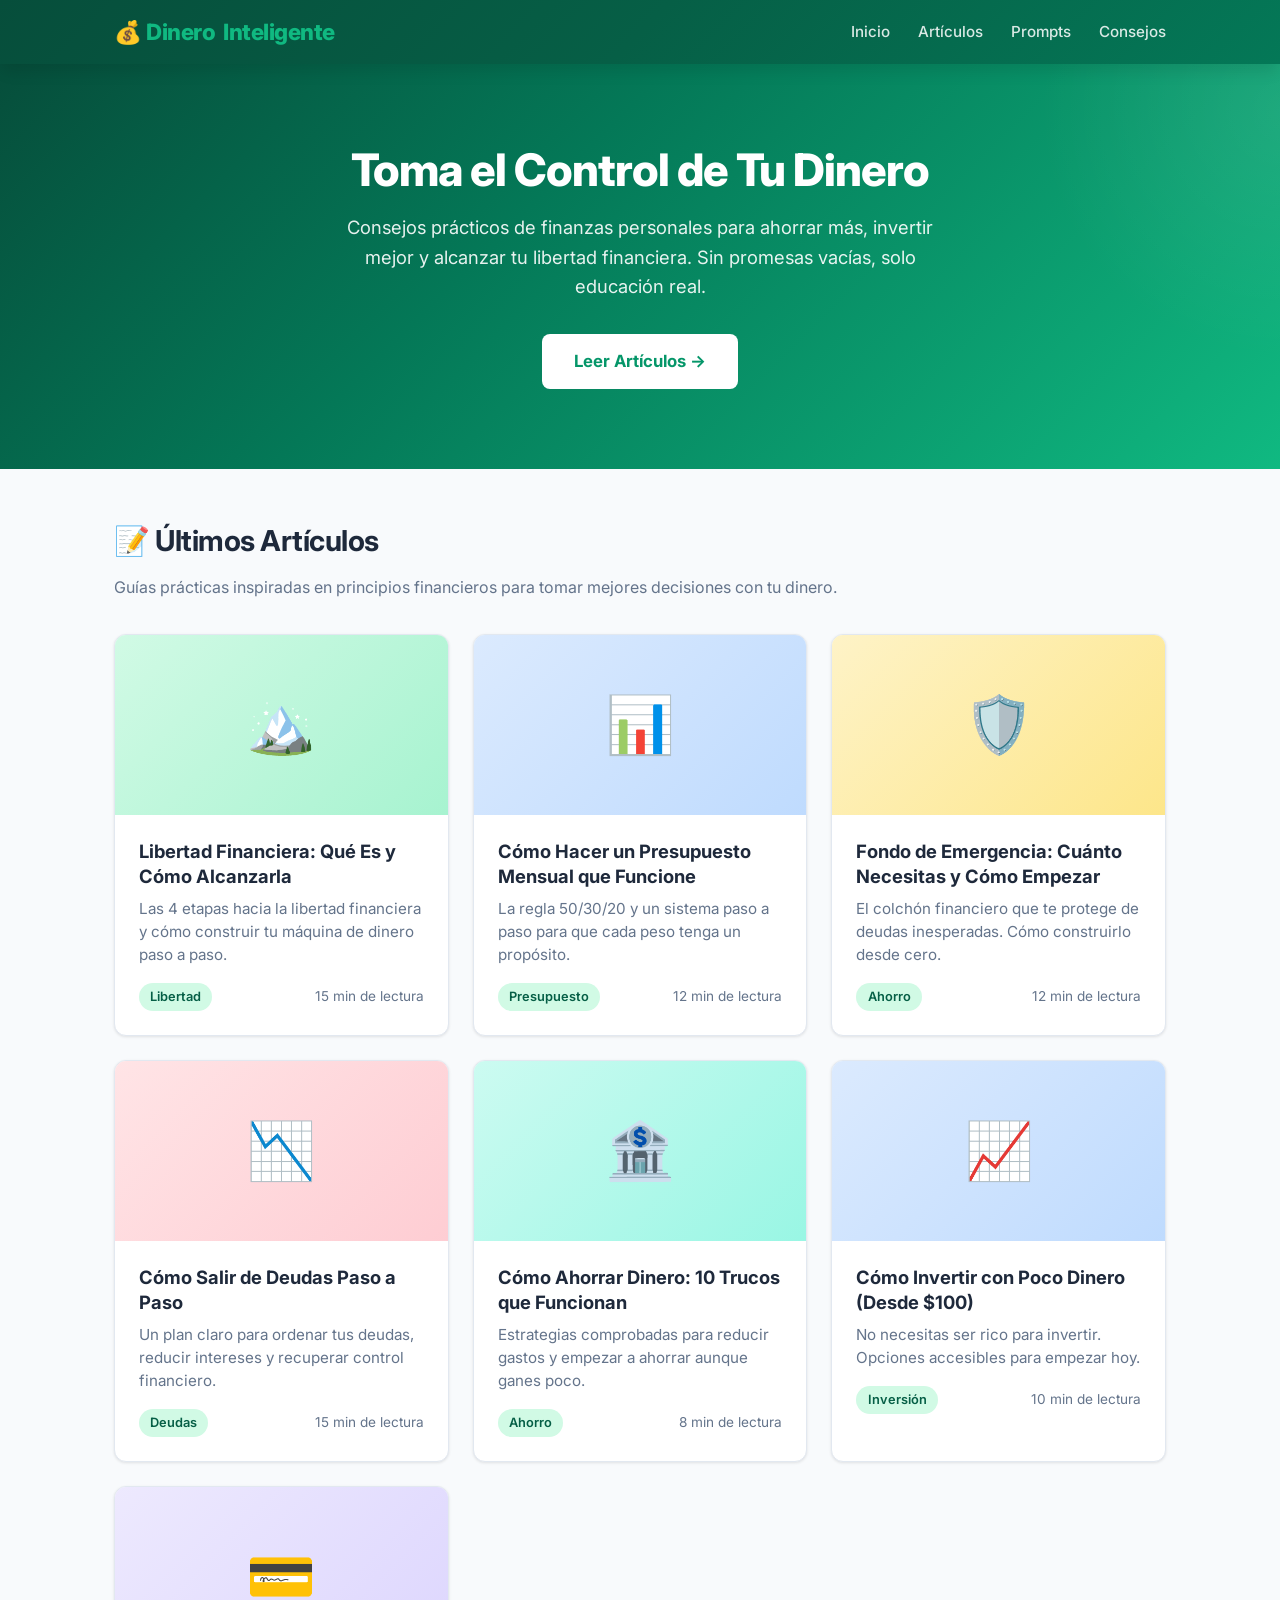
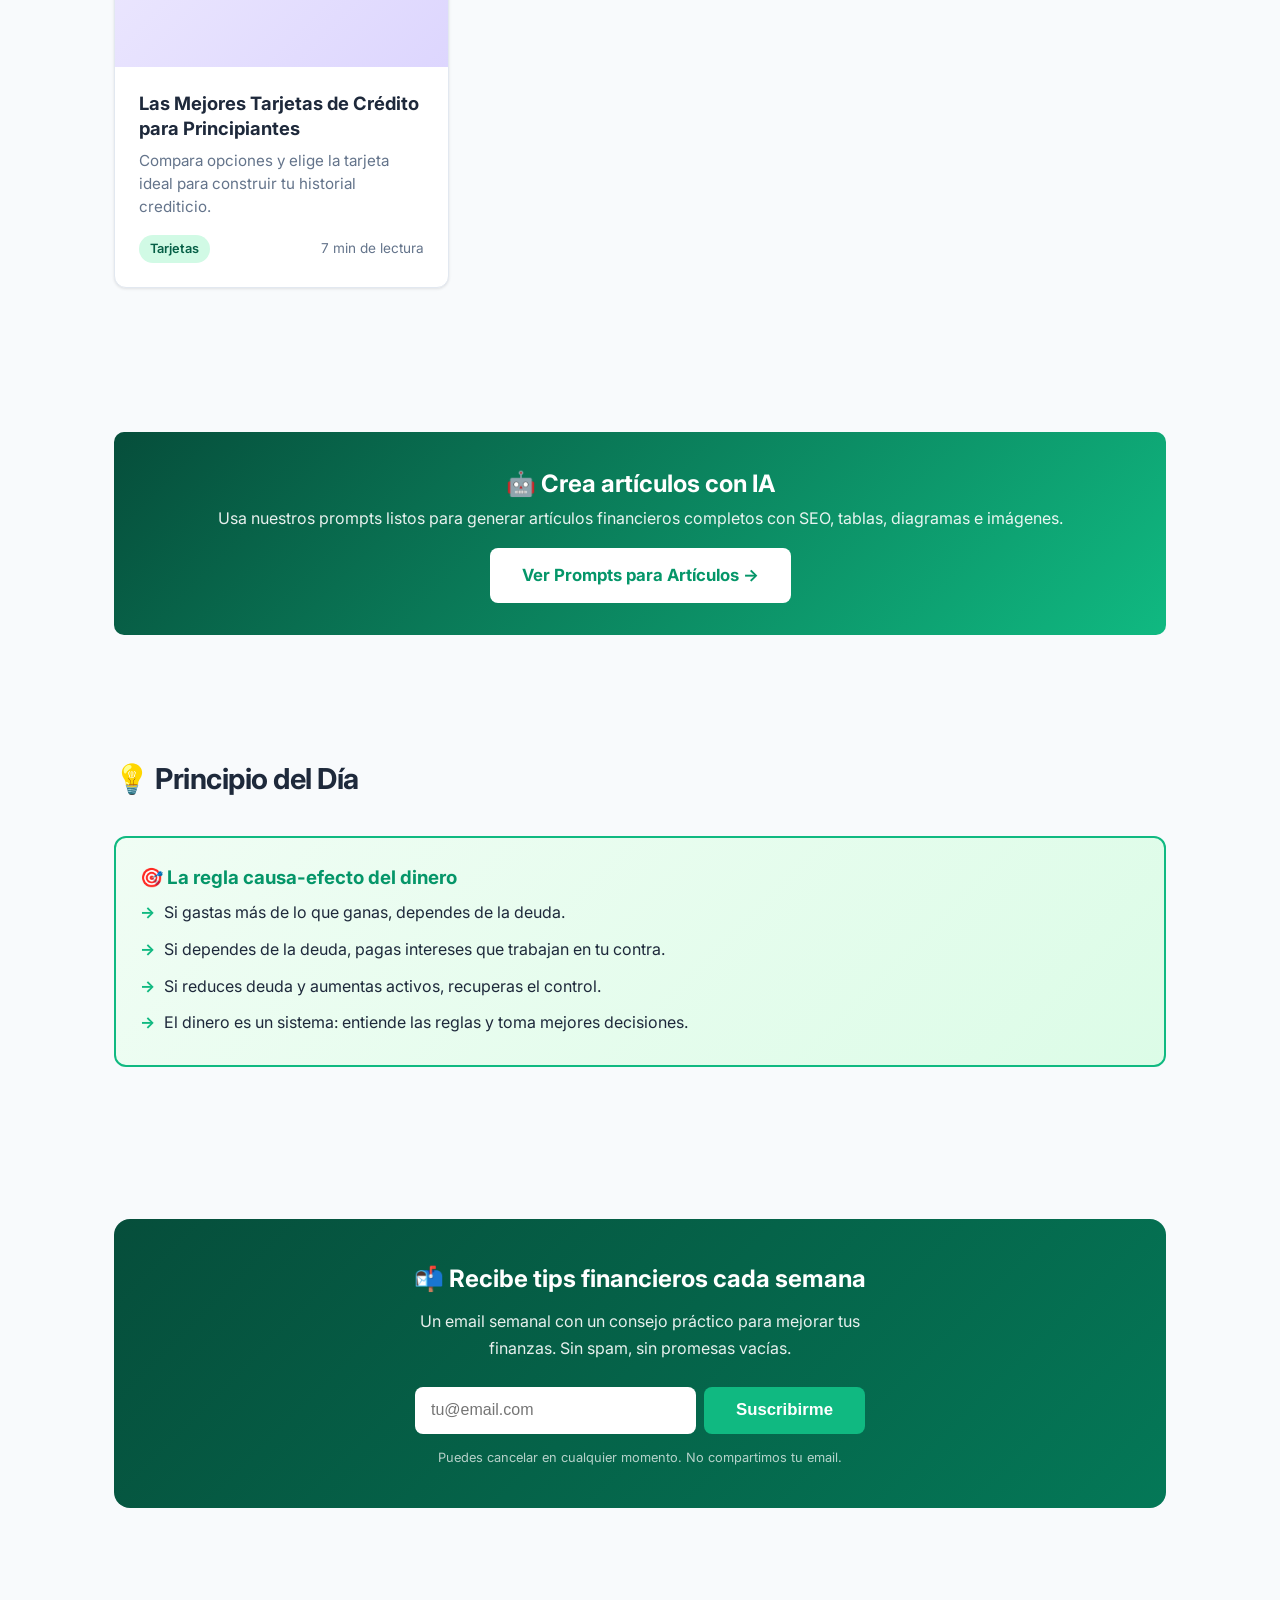
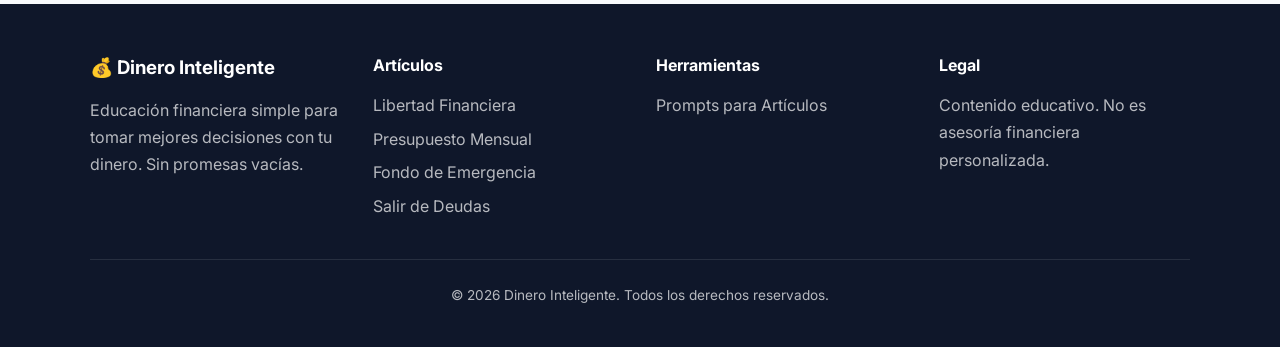
<file: index.html>
<!DOCTYPE html>
<html lang="es">
<head>
  <meta charset="UTF-8">
  <meta name="viewport" content="width=device-width, initial-scale=1.0">
  <title>Dinero Inteligente - Tu Guía de Finanzas Personales</title>
  <meta name="description" content="Aprende a ahorrar, invertir y manejar tu dinero con consejos prácticos de finanzas personales en español. Educación financiera clara y útil.">
  <meta name="keywords" content="finanzas personales, ahorrar dinero, invertir, presupuesto, libertad financiera, educación financiera español">
  <meta name="author" content="Dinero Inteligente">
  <link rel="icon" href="favicon.svg" type="image/svg+xml">
  <link rel="stylesheet" href="css/style.css">
  <link rel="preconnect" href="https://fonts.googleapis.com">
  <link href="https://fonts.googleapis.com/css2?family=Inter:wght@400;500;600;700;800&display=swap" rel="stylesheet">
  <script src="https://pl30103658.effectivecpmnetwork.com/d0/a8/a6/d0a8a698f520dd17d3cb0bf7c827192c.js"></script>
</head>
<body>

<header>
  <div class="header-inner">
    <a href="index.html" class="logo">💰 Dinero<span>Inteligente</span></a>
    <nav>
      <a href="index.html">Inicio</a>
      <a href="#artículos">Artículos</a>
      <a href="prompts-articulos.html">Prompts</a>
      <a href="#consejos">Consejos</a>
    </nav>
  </div>
</header>

<section class="hero">
  <h1>Toma el Control de Tu Dinero</h1>
  <p>Consejos prácticos de finanzas personales para ahorrar más, invertir mejor y alcanzar tu libertad financiera. Sin promesas vacías, solo educación real.</p>
  <a href="#artículos" class="btn">Leer Artículos →</a>
</section>

<section class="container" id="artículos">
  <h2 class="section-title">📝 Últimos Artículos</h2>
  <p class="section-subtitle">Guías prácticas inspiradas en principios financieros para tomar mejores decisiones con tu dinero.</p>

  <div class="articles-grid">

    <article class="article-card">
      <a href="articles/libertad-financiera.html">
        <div class="card-image green">🏔️</div>
        <div class="card-body">
          <h3>Libertad Financiera: Qué Es y Cómo Alcanzarla</h3>
          <p>Las 4 etapas hacia la libertad financiera y cómo construir tu máquina de dinero paso a paso.</p>
          <div class="card-meta">
            <span class="tag">Libertad</span>
            <span>15 min de lectura</span>
          </div>
        </div>
      </a>
    </article>

    <article class="article-card">
      <a href="articles/presupuesto-mensual.html">
        <div class="card-image blue">📊</div>
        <div class="card-body">
          <h3>Cómo Hacer un Presupuesto Mensual que Funcione</h3>
          <p>La regla 50/30/20 y un sistema paso a paso para que cada peso tenga un propósito.</p>
          <div class="card-meta">
            <span class="tag">Presupuesto</span>
            <span>12 min de lectura</span>
          </div>
        </div>
      </a>
    </article>

    <article class="article-card">
      <a href="articles/fondo-emergencia.html">
        <div class="card-image orange">🛡️</div>
        <div class="card-body">
          <h3>Fondo de Emergencia: Cuánto Necesitas y Cómo Empezar</h3>
          <p>El colchón financiero que te protege de deudas inesperadas. Cómo construirlo desde cero.</p>
          <div class="card-meta">
            <span class="tag">Ahorro</span>
            <span>12 min de lectura</span>
          </div>
        </div>
      </a>
    </article>

    <article class="article-card">
      <a href="articles/como-salir-de-deudas.html">
        <div class="card-image rose">📉</div>
        <div class="card-body">
          <h3>Cómo Salir de Deudas Paso a Paso</h3>
          <p>Un plan claro para ordenar tus deudas, reducir intereses y recuperar control financiero.</p>
          <div class="card-meta">
            <span class="tag">Deudas</span>
            <span>15 min de lectura</span>
          </div>
        </div>
      </a>
    </article>

    <article class="article-card">
      <a href="articles/como-ahorrar-dinero.html">
        <div class="card-image teal">🏦</div>
        <div class="card-body">
          <h3>Cómo Ahorrar Dinero: 10 Trucos que Funcionan</h3>
          <p>Estrategias comprobadas para reducir gastos y empezar a ahorrar aunque ganes poco.</p>
          <div class="card-meta">
            <span class="tag">Ahorro</span>
            <span>8 min de lectura</span>
          </div>
        </div>
      </a>
    </article>

    <article class="article-card">
      <a href="articles/invertir-poco-dinero.html">
        <div class="card-image blue">📈</div>
        <div class="card-body">
          <h3>Cómo Invertir con Poco Dinero (Desde $100)</h3>
          <p>No necesitas ser rico para invertir. Opciones accesibles para empezar hoy.</p>
          <div class="card-meta">
            <span class="tag">Inversión</span>
            <span>10 min de lectura</span>
          </div>
        </div>
      </a>
    </article>

    <article class="article-card">
      <a href="articles/mejores-tarjetas-credito.html">
        <div class="card-image purple">💳</div>
        <div class="card-body">
          <h3>Las Mejores Tarjetas de Crédito para Principiantes</h3>
          <p>Compara opciones y elige la tarjeta ideal para construir tu historial crediticio.</p>
          <div class="card-meta">
            <span class="tag">Tarjetas</span>
            <span>7 min de lectura</span>
          </div>
        </div>
      </a>
    </article>

  </div>
</section>

<!-- Adsterra Banner 300x250 -->
<div style="text-align:center;margin:1.5rem 0;">
<script>
  atOptions = {
    'key' : '3cfe113e5e41b3d3f0378676700b69ed',
    'format' : 'iframe',
    'height' : 250,
    'width' : 300,
    'params' : {}
  };
</script>
<script src="https://www.highperformanceformat.com/3cfe113e5e41b3d3f0378676700b69ed/invoke.js"></script>
</div>

<section class="container">
  <div class="cta-box">
    <h2>🤖 Crea artículos con IA</h2>
    <p>Usa nuestros prompts listos para generar artículos financieros completos con SEO, tablas, diagramas e imágenes.</p>
    <a href="prompts-articulos.html" class="btn" style="margin-top:1rem;">Ver Prompts para Artículos →</a>
  </div>
</section>

<section class="container" id="consejos">
  <h2 class="section-title">💡 Principio del Día</h2>
  <div class="principle-box">
    <h3>🎯 La regla causa-efecto del dinero</h3>
    <ul>
      <li>Si gastas más de lo que ganas, dependes de la deuda.</li>
      <li>Si dependes de la deuda, pagas intereses que trabajan en tu contra.</li>
      <li>Si reduces deuda y aumentas activos, recuperas el control.</li>
      <li>El dinero es un sistema: entiende las reglas y toma mejores decisiones.</li>
    </ul>
  </div>
</section>

<!-- Adsterra Banner Nativo -->
<div style="text-align:center;margin:1.5rem 0;">
<script async="async" data-cfasync="false" src="https://pl30103657.effectivecpmnetwork.com/9f1ce0a91cf128dbcaf133ef32add8e7/invoke.js"></script>
<div id="container-9f1ce0a91cf128dbcaf133ef32add8e7"></div>
</div>

<section class="container" id="newsletter">
  <div style="background:linear-gradient(135deg,#064e3b,#047857);color:white;border-radius:16px;padding:2.5rem;text-align:center;">
    <h2 style="color:white;margin-bottom:0.5rem;">📬 Recibe tips financieros cada semana</h2>
    <p style="opacity:0.9;max-width:500px;margin:0 auto 1.5rem;">Un email semanal con un consejo práctico para mejorar tus finanzas. Sin spam, sin promesas vacías.</p>
    <form action="https://formspree.io/f/TU_ID_AQUI" method="POST" style="display:flex;gap:0.5rem;max-width:450px;margin:0 auto;flex-wrap:wrap;justify-content:center;">
      <input type="email" name="email" placeholder="tu@email.com" required style="flex:1;min-width:200px;padding:0.85rem 1rem;border:none;border-radius:8px;font-size:1rem;">
      <button type="submit" class="btn" style="background:#10B981;color:white;border:none;cursor:pointer;">Suscribirme</button>
    </form>
    <p style="font-size:0.8rem;opacity:0.7;margin-top:0.8rem;">Puedes cancelar en cualquier momento. No compartimos tu email.</p>
  </div>
</section>

<footer>
  <div class="footer-content">
    <div class="footer-section">
      <h3>💰 Dinero Inteligente</h3>
      <p>Educación financiera simple para tomar mejores decisiones con tu dinero. Sin promesas vacías.</p>
    </div>
    <div class="footer-section">
      <h4>Artículos</h4>
      <ul>
        <li><a href="articles/libertad-financiera.html">Libertad Financiera</a></li>
        <li><a href="articles/presupuesto-mensual.html">Presupuesto Mensual</a></li>
        <li><a href="articles/fondo-emergencia.html">Fondo de Emergencia</a></li>
        <li><a href="articles/como-salir-de-deudas.html">Salir de Deudas</a></li>
      </ul>
    </div>
    <div class="footer-section">
      <h4>Herramientas</h4>
      <ul>
        <li><a href="prompts-articulos.html">Prompts para Artículos</a></li>
      </ul>
    </div>
    <div class="footer-section">
      <h4>Legal</h4>
      <p>Contenido educativo. No es asesoría financiera personalizada.</p>
    </div>
  </div>
  <div class="footer-bottom">
    <p>&copy; <span id="year">2026</span> Dinero Inteligente. Todos los derechos reservados.</p>
  </div>
</footer>

<button class="back-to-top" aria-label="Volver arriba">↑</button>
<script src="js/main.js"></script>
</body>
</html>
</file>
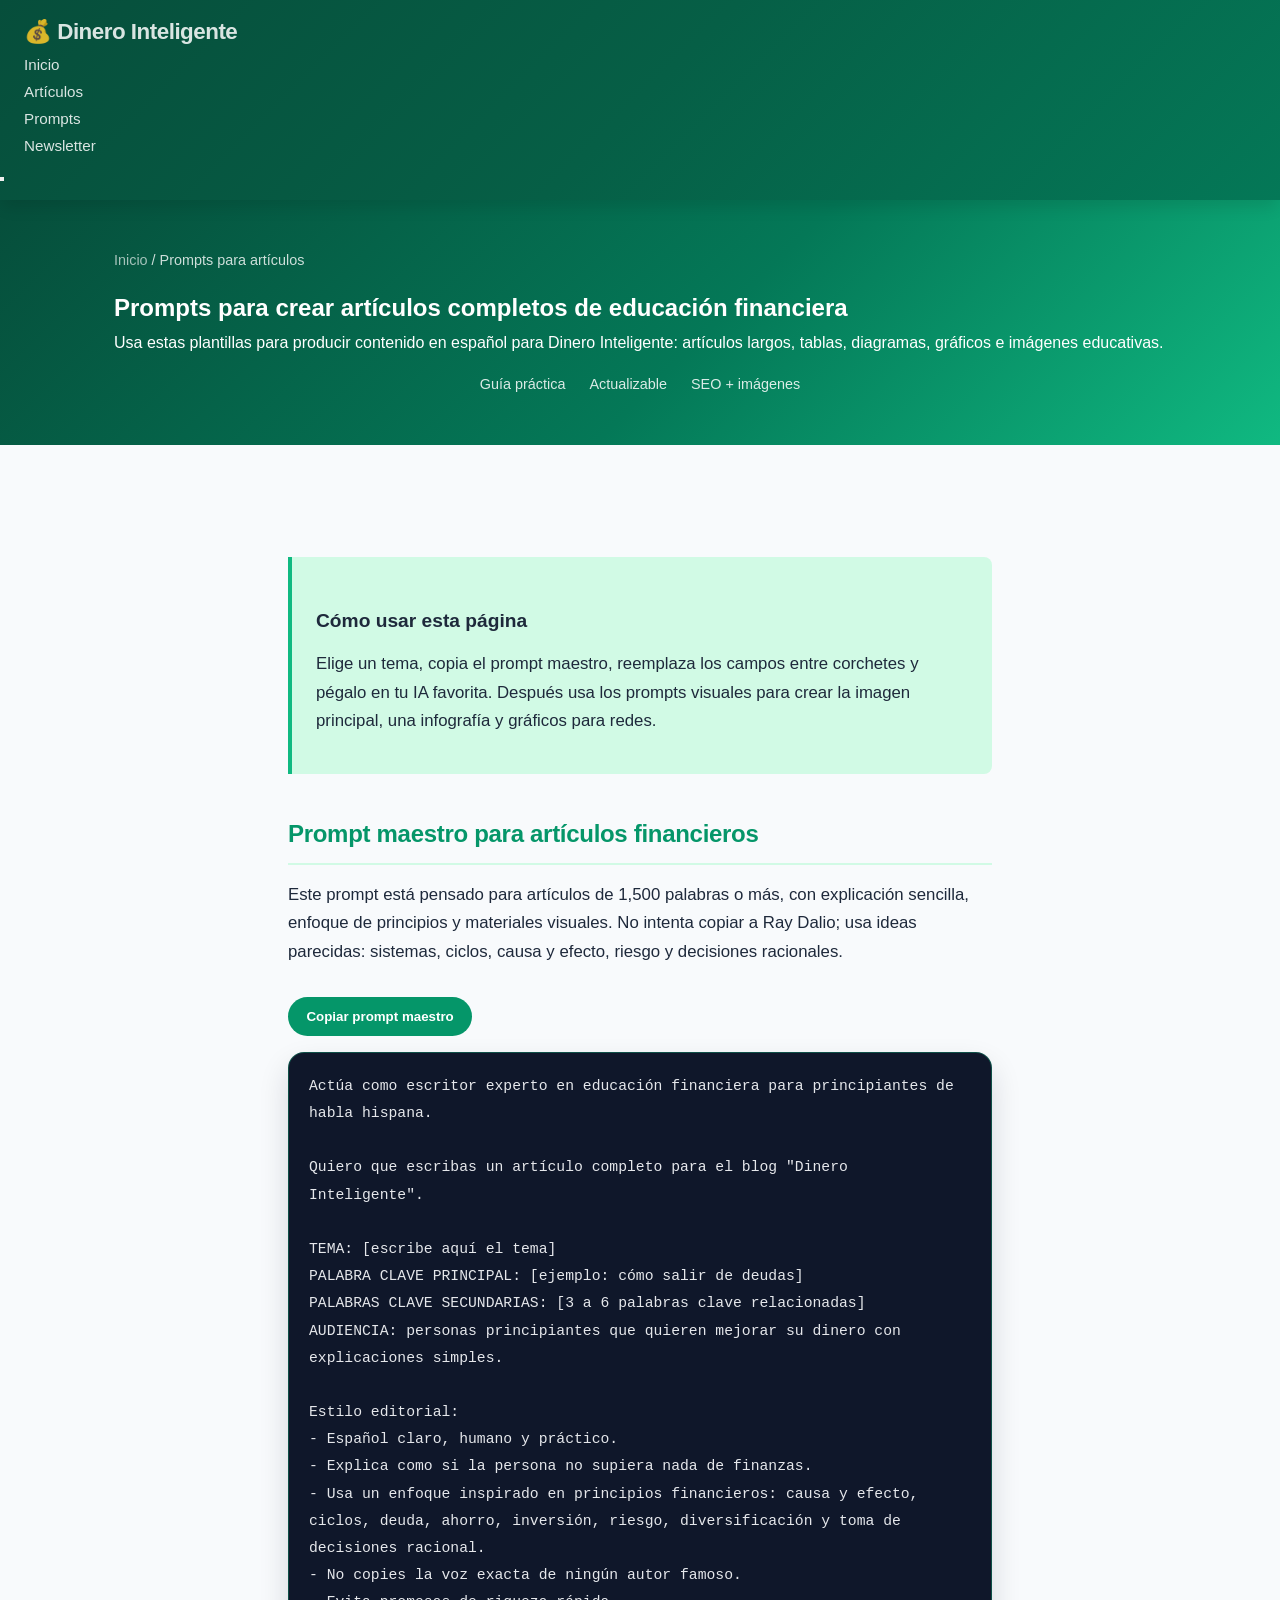
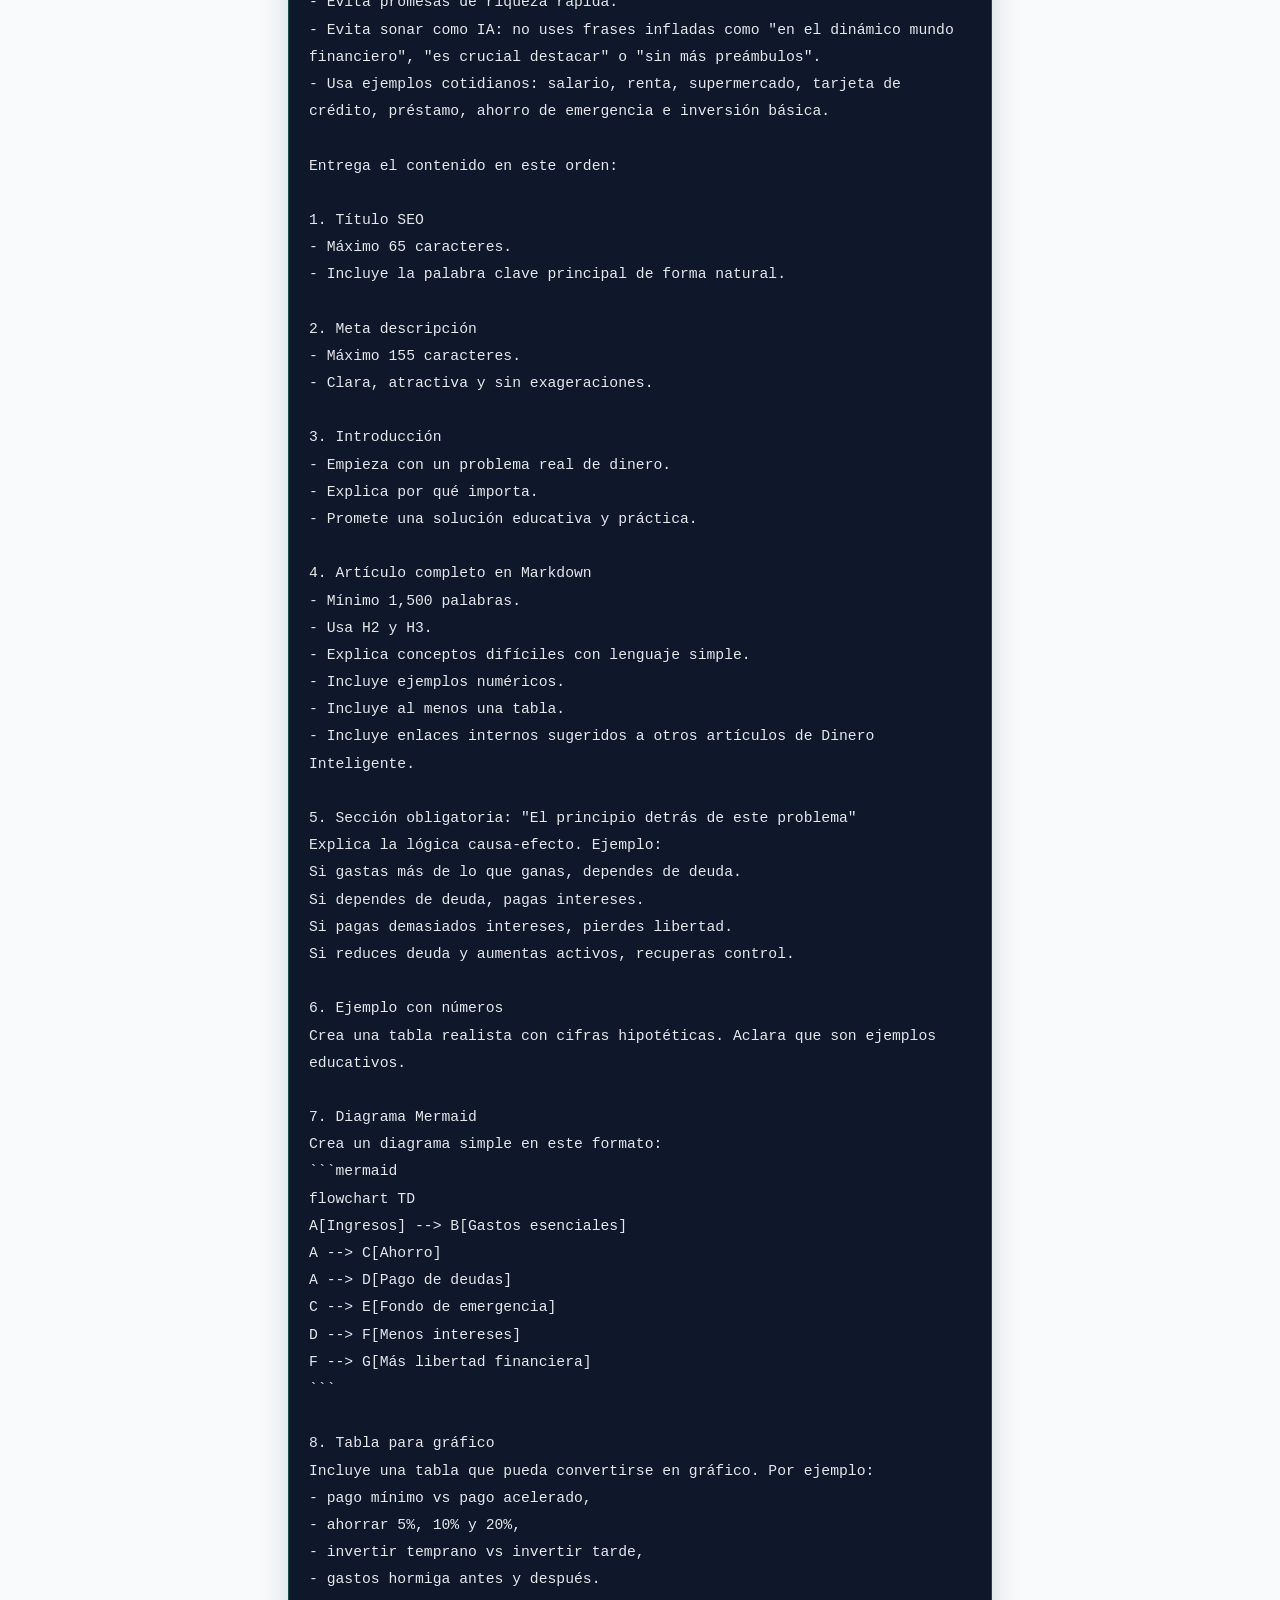
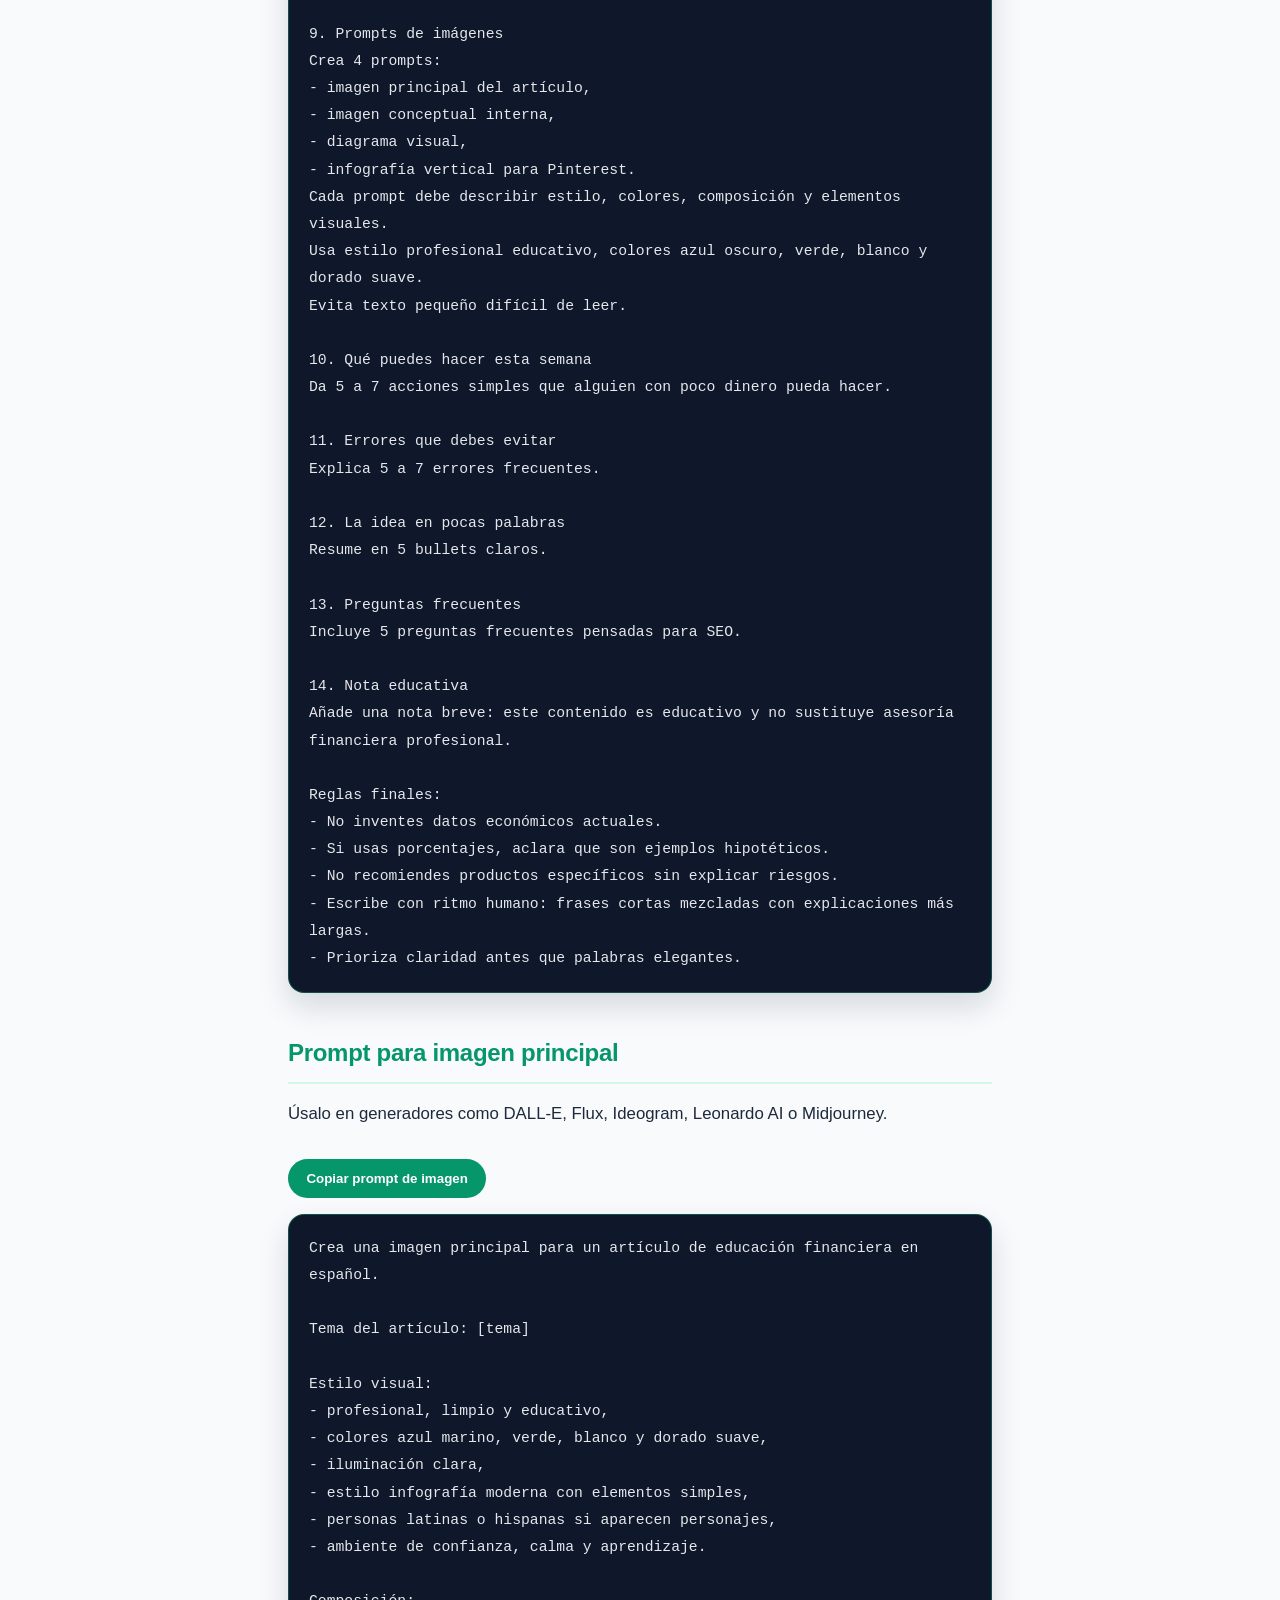
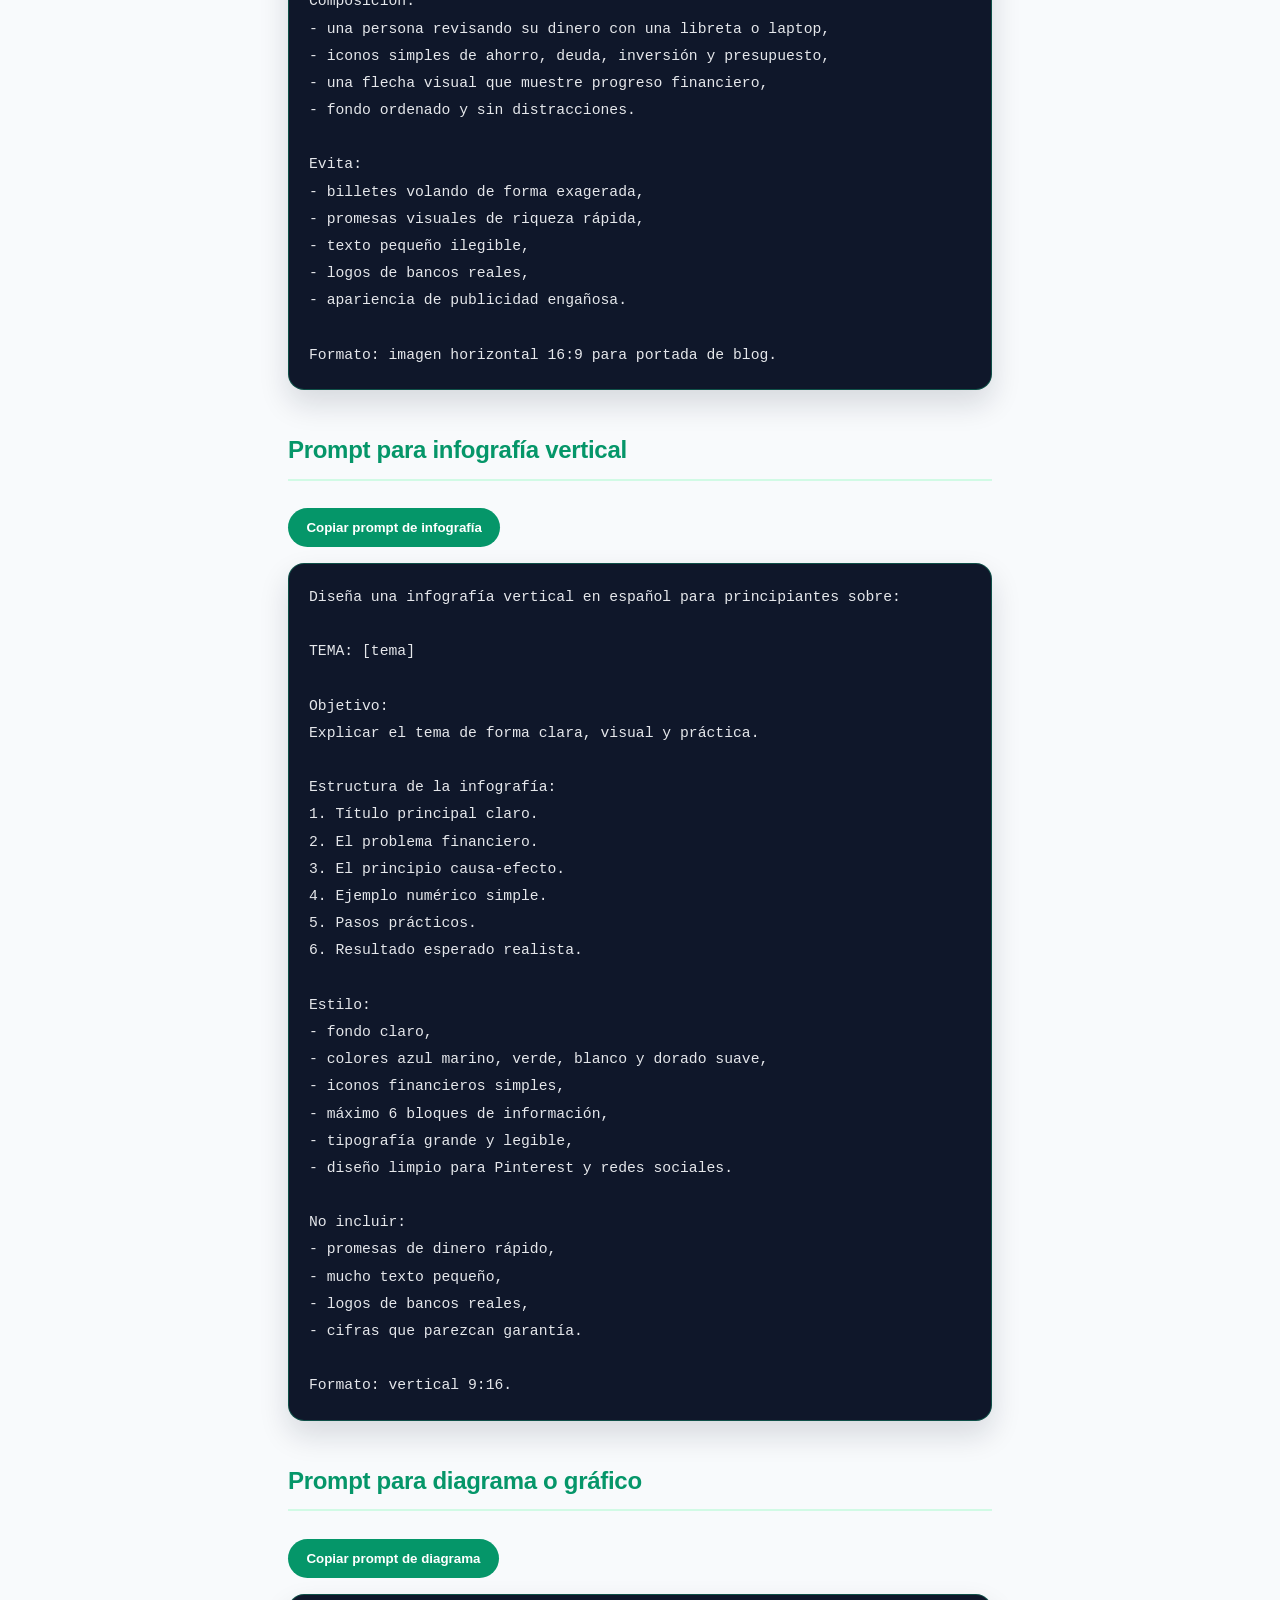
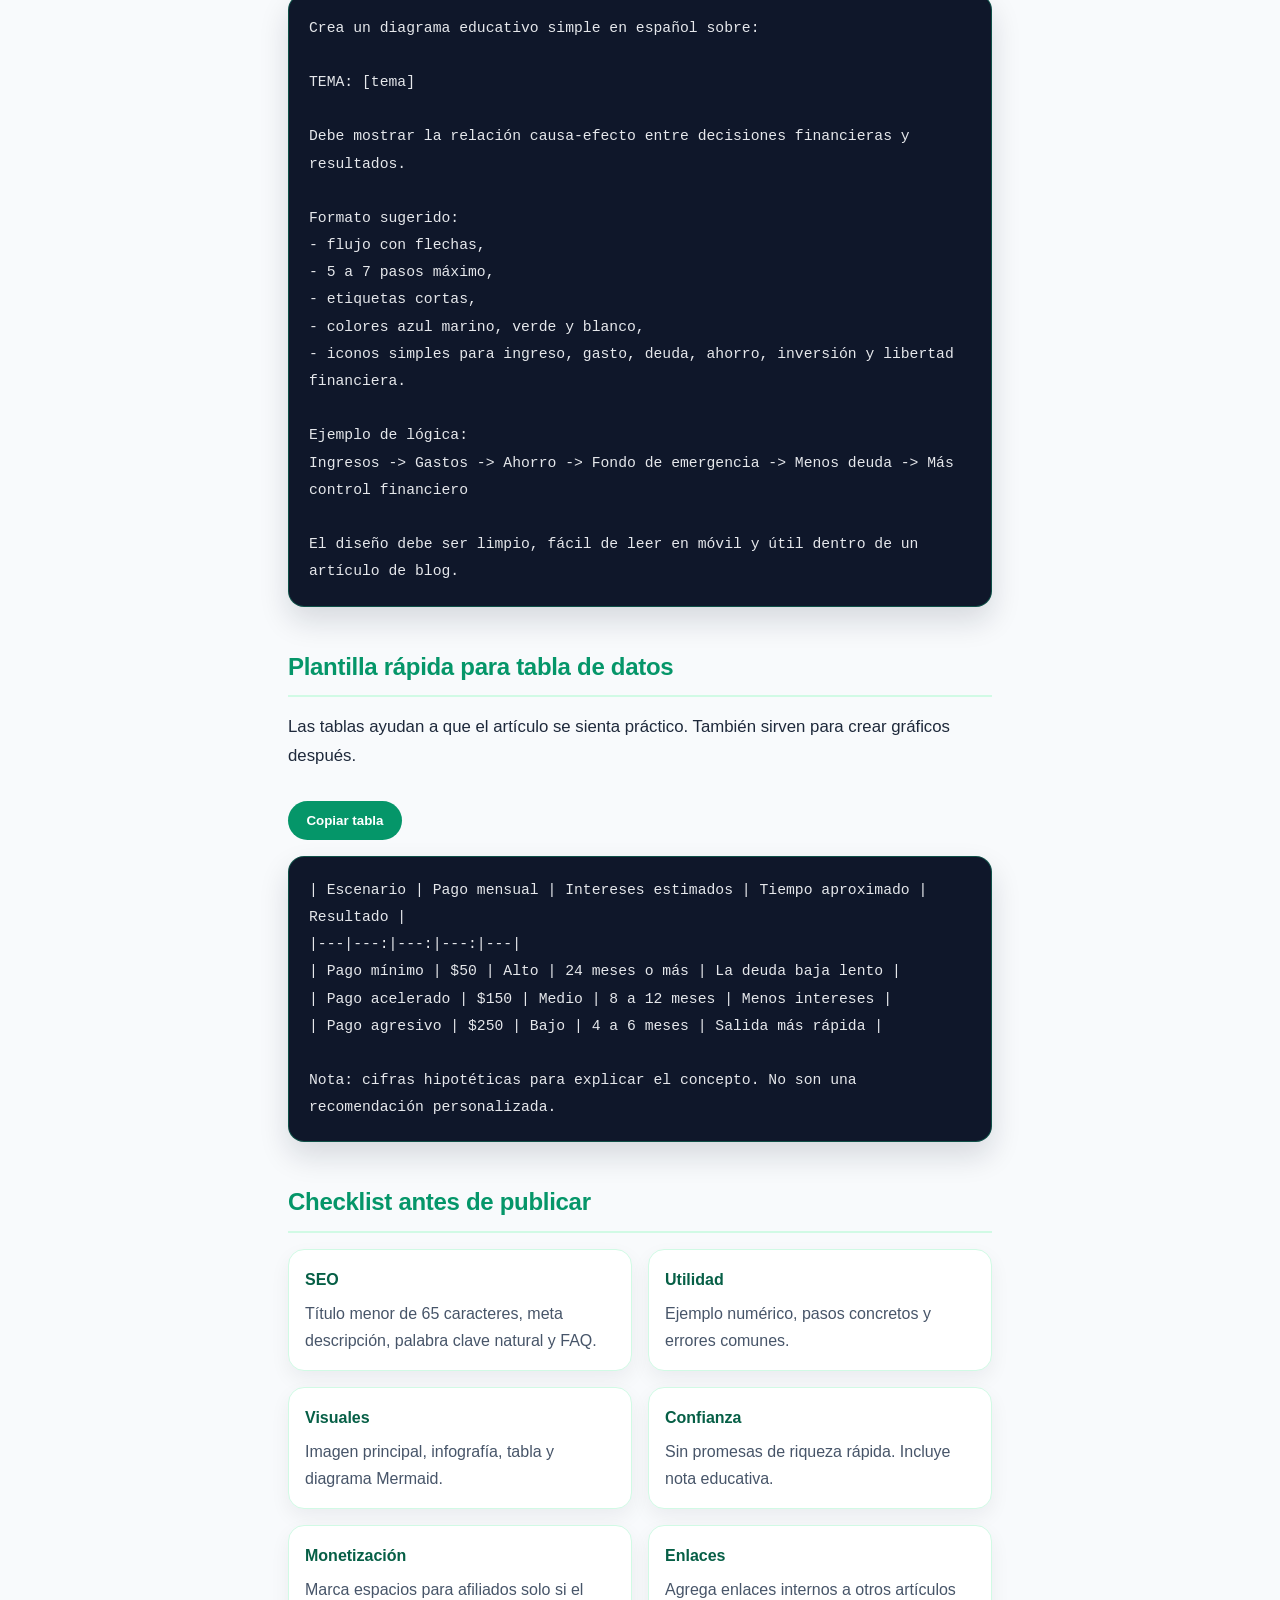
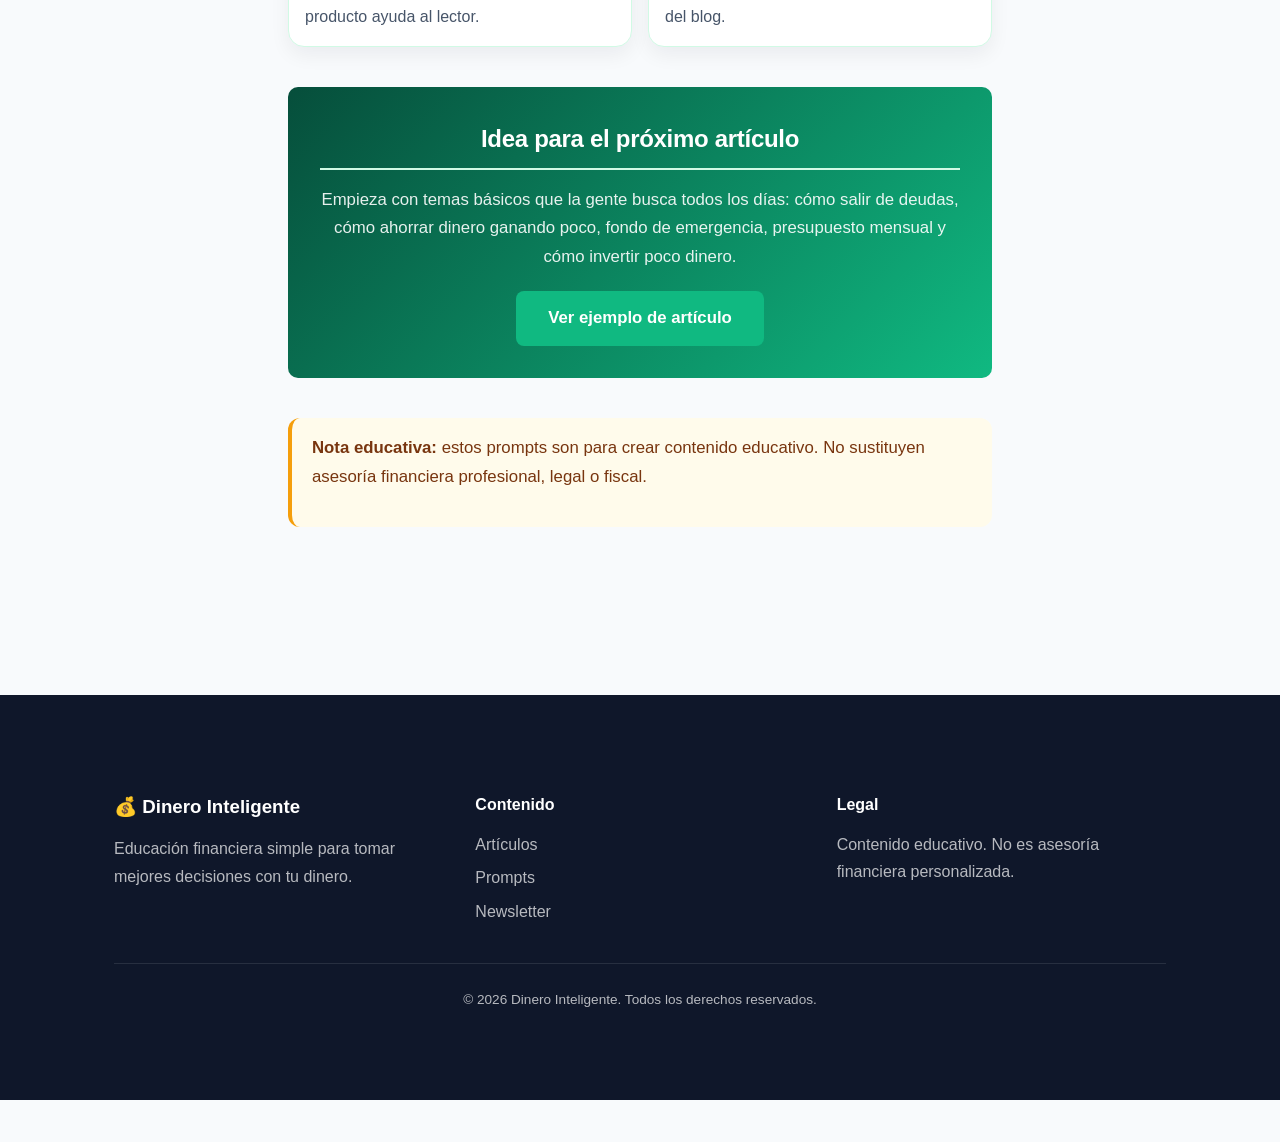
<file: prompts-articulos.html>
<!DOCTYPE html>
<html lang="es">
<head>
    <meta charset="UTF-8">
    <meta name="viewport" content="width=device-width, initial-scale=1.0">
    <title>Prompts para artículos financieros | Dinero Inteligente</title>
    <meta name="description" content="Prompts listos para crear artículos completos de educación financiera en español con SEO, tablas, diagramas e imágenes.">
    <meta name="keywords" content="prompts finanzas, educación financiera, artículos financieros, SEO financiero, prompts en español">
    <meta name="author" content="Dinero Inteligente">
    <meta name="robots" content="index, follow">
    <link rel="canonical" href="https://ai-franklin.github.io/dinero-inteligente/prompts-articulos.html">
    <meta property="og:title" content="Prompts para crear artículos de educación financiera">
    <meta property="og:description" content="Plantillas listas para generar contenido financiero claro, útil y visual para principiantes.">
    <meta property="og:type" content="article">
    <meta property="og:url" content="https://ai-franklin.github.io/dinero-inteligente/prompts-articulos.html">
    <meta property="og:site_name" content="Dinero Inteligente">
    <meta name="twitter:card" content="summary_large_image">
    <link rel="stylesheet" href="css/style.css">
    <link rel="icon" type="image/svg+xml" href="favicon.svg">
    <script type="application/ld+json">
    {
      "@context": "https://schema.org",
      "@type": "Article",
      "headline": "Prompts para crear artículos completos de educación financiera",
      "description": "Plantillas en español para crear artículos financieros con SEO, tablas, diagramas e imágenes.",
      "author": {"@type": "Organization", "name": "Dinero Inteligente"},
      "publisher": {"@type": "Organization", "name": "Dinero Inteligente"},
      "inLanguage": "es",
      "mainEntityOfPage": "https://ai-franklin.github.io/dinero-inteligente/prompts-articulos.html"
    }
    </script>
  <script src="https://pl30103658.effectivecpmnetwork.com/d0/a8/a6/d0a8a698f520dd17d3cb0bf7c827192c.js"></script>
</head>
<body>
    <header class="header">
        <nav class="navbar">
            <div class="nav-container">
                <a href="index.html" class="logo">💰 Dinero Inteligente</a>
                <ul class="nav-menu">
                    <li><a href="index.html#inicio">Inicio</a></li>
                    <li><a href="index.html#articulos">Artículos</a></li>
                    <li><a href="prompts-articulos.html">Prompts</a></li>
                    <li><a href="index.html#newsletter">Newsletter</a></li>
                </ul>
                <button class="hamburger" aria-label="Abrir menú" aria-expanded="false">
                    <span></span>
                    <span></span>
                    <span></span>
                </button>
            </div>
        </nav>
    </header>

    <main>
        <section class="article-hero prompt-hero">
            <div class="container">
                <div class="breadcrumb"><a href="index.html">Inicio</a> / Prompts para artículos</div>
                <h1>Prompts para crear artículos completos de educación financiera</h1>
                <p class="article-subtitle">Usa estas plantillas para producir contenido en español para Dinero Inteligente: artículos largos, tablas, diagramas, gráficos e imágenes educativas.</p>
                <div class="article-meta">
                    <span>Guía práctica</span>
                    <span>Actualizable</span>
                    <span>SEO + imágenes</span>
                </div>
            </div>
        </section>

        <article class="article-content prompt-page">
            <div class="container">
                <div class="tip-box">
                    <h3>Cómo usar esta página</h3>
                    <p>Elige un tema, copia el prompt maestro, reemplaza los campos entre corchetes y pégalo en tu IA favorita. Después usa los prompts visuales para crear la imagen principal, una infografía y gráficos para redes.</p>
                </div>

                <section>
                    <h2>Prompt maestro para artículos financieros</h2>
                    <p>Este prompt está pensado para artículos de 1,500 palabras o más, con explicación sencilla, enfoque de principios y materiales visuales. No intenta copiar a Ray Dalio; usa ideas parecidas: sistemas, ciclos, causa y efecto, riesgo y decisiones racionales.</p>
                    <button class="copy-btn" data-copy-target="prompt-maestro">Copiar prompt maestro</button>
                    <pre class="prompt-box"><code id="prompt-maestro">Actúa como escritor experto en educación financiera para principiantes de habla hispana.

Quiero que escribas un artículo completo para el blog "Dinero Inteligente".

TEMA: [escribe aquí el tema]
PALABRA CLAVE PRINCIPAL: [ejemplo: cómo salir de deudas]
PALABRAS CLAVE SECUNDARIAS: [3 a 6 palabras clave relacionadas]
AUDIENCIA: personas principiantes que quieren mejorar su dinero con explicaciones simples.

Estilo editorial:
- Español claro, humano y práctico.
- Explica como si la persona no supiera nada de finanzas.
- Usa un enfoque inspirado en principios financieros: causa y efecto, ciclos, deuda, ahorro, inversión, riesgo, diversificación y toma de decisiones racional.
- No copies la voz exacta de ningún autor famoso.
- Evita promesas de riqueza rápida.
- Evita sonar como IA: no uses frases infladas como "en el dinámico mundo financiero", "es crucial destacar" o "sin más preámbulos".
- Usa ejemplos cotidianos: salario, renta, supermercado, tarjeta de crédito, préstamo, ahorro de emergencia e inversión básica.

Entrega el contenido en este orden:

1. Título SEO
- Máximo 65 caracteres.
- Incluye la palabra clave principal de forma natural.

2. Meta descripción
- Máximo 155 caracteres.
- Clara, atractiva y sin exageraciones.

3. Introducción
- Empieza con un problema real de dinero.
- Explica por qué importa.
- Promete una solución educativa y práctica.

4. Artículo completo en Markdown
- Mínimo 1,500 palabras.
- Usa H2 y H3.
- Explica conceptos difíciles con lenguaje simple.
- Incluye ejemplos numéricos.
- Incluye al menos una tabla.
- Incluye enlaces internos sugeridos a otros artículos de Dinero Inteligente.

5. Sección obligatoria: "El principio detrás de este problema"
Explica la lógica causa-efecto. Ejemplo:
Si gastas más de lo que ganas, dependes de deuda.
Si dependes de deuda, pagas intereses.
Si pagas demasiados intereses, pierdes libertad.
Si reduces deuda y aumentas activos, recuperas control.

6. Ejemplo con números
Crea una tabla realista con cifras hipotéticas. Aclara que son ejemplos educativos.

7. Diagrama Mermaid
Crea un diagrama simple en este formato:
```mermaid
flowchart TD
A[Ingresos] --> B[Gastos esenciales]
A --> C[Ahorro]
A --> D[Pago de deudas]
C --> E[Fondo de emergencia]
D --> F[Menos intereses]
F --> G[Más libertad financiera]
```

8. Tabla para gráfico
Incluye una tabla que pueda convertirse en gráfico. Por ejemplo:
- pago mínimo vs pago acelerado,
- ahorrar 5%, 10% y 20%,
- invertir temprano vs invertir tarde,
- gastos hormiga antes y después.

9. Prompts de imágenes
Crea 4 prompts:
- imagen principal del artículo,
- imagen conceptual interna,
- diagrama visual,
- infografía vertical para Pinterest.
Cada prompt debe describir estilo, colores, composición y elementos visuales.
Usa estilo profesional educativo, colores azul oscuro, verde, blanco y dorado suave.
Evita texto pequeño difícil de leer.

10. Qué puedes hacer esta semana
Da 5 a 7 acciones simples que alguien con poco dinero pueda hacer.

11. Errores que debes evitar
Explica 5 a 7 errores frecuentes.

12. La idea en pocas palabras
Resume en 5 bullets claros.

13. Preguntas frecuentes
Incluye 5 preguntas frecuentes pensadas para SEO.

14. Nota educativa
Añade una nota breve: este contenido es educativo y no sustituye asesoría financiera profesional.

Reglas finales:
- No inventes datos económicos actuales.
- Si usas porcentajes, aclara que son ejemplos hipotéticos.
- No recomiendes productos específicos sin explicar riesgos.
- Escribe con ritmo humano: frases cortas mezcladas con explicaciones más largas.
- Prioriza claridad antes que palabras elegantes.</code></pre>
                </section>

                <section>
                    <h2>Prompt para imagen principal</h2>
                    <p>Úsalo en generadores como DALL-E, Flux, Ideogram, Leonardo AI o Midjourney.</p>
                    <button class="copy-btn" data-copy-target="prompt-imagen-principal">Copiar prompt de imagen</button>
                    <pre class="prompt-box"><code id="prompt-imagen-principal">Crea una imagen principal para un artículo de educación financiera en español.

Tema del artículo: [tema]

Estilo visual:
- profesional, limpio y educativo,
- colores azul marino, verde, blanco y dorado suave,
- iluminación clara,
- estilo infografía moderna con elementos simples,
- personas latinas o hispanas si aparecen personajes,
- ambiente de confianza, calma y aprendizaje.

Composición:
- una persona revisando su dinero con una libreta o laptop,
- iconos simples de ahorro, deuda, inversión y presupuesto,
- una flecha visual que muestre progreso financiero,
- fondo ordenado y sin distracciones.

Evita:
- billetes volando de forma exagerada,
- promesas visuales de riqueza rápida,
- texto pequeño ilegible,
- logos de bancos reales,
- apariencia de publicidad engañosa.

Formato: imagen horizontal 16:9 para portada de blog.</code></pre>
                </section>

                <section>
                    <h2>Prompt para infografía vertical</h2>
                    <button class="copy-btn" data-copy-target="prompt-infografia">Copiar prompt de infografía</button>
                    <pre class="prompt-box"><code id="prompt-infografia">Diseña una infografía vertical en español para principiantes sobre:

TEMA: [tema]

Objetivo:
Explicar el tema de forma clara, visual y práctica.

Estructura de la infografía:
1. Título principal claro.
2. El problema financiero.
3. El principio causa-efecto.
4. Ejemplo numérico simple.
5. Pasos prácticos.
6. Resultado esperado realista.

Estilo:
- fondo claro,
- colores azul marino, verde, blanco y dorado suave,
- iconos financieros simples,
- máximo 6 bloques de información,
- tipografía grande y legible,
- diseño limpio para Pinterest y redes sociales.

No incluir:
- promesas de dinero rápido,
- mucho texto pequeño,
- logos de bancos reales,
- cifras que parezcan garantía.

Formato: vertical 9:16.</code></pre>
                </section>

                <section>
                    <h2>Prompt para diagrama o gráfico</h2>
                    <button class="copy-btn" data-copy-target="prompt-diagrama">Copiar prompt de diagrama</button>
                    <pre class="prompt-box"><code id="prompt-diagrama">Crea un diagrama educativo simple en español sobre:

TEMA: [tema]

Debe mostrar la relación causa-efecto entre decisiones financieras y resultados.

Formato sugerido:
- flujo con flechas,
- 5 a 7 pasos máximo,
- etiquetas cortas,
- colores azul marino, verde y blanco,
- iconos simples para ingreso, gasto, deuda, ahorro, inversión y libertad financiera.

Ejemplo de lógica:
Ingresos -> Gastos -> Ahorro -> Fondo de emergencia -> Menos deuda -> Más control financiero

El diseño debe ser limpio, fácil de leer en móvil y útil dentro de un artículo de blog.</code></pre>
                </section>

                <section>
                    <h2>Plantilla rápida para tabla de datos</h2>
                    <p>Las tablas ayudan a que el artículo se sienta práctico. También sirven para crear gráficos después.</p>
                    <button class="copy-btn" data-copy-target="tabla-datos">Copiar tabla</button>
                    <pre class="prompt-box"><code id="tabla-datos">| Escenario | Pago mensual | Intereses estimados | Tiempo aproximado | Resultado |
|---|---:|---:|---:|---|
| Pago mínimo | $50 | Alto | 24 meses o más | La deuda baja lento |
| Pago acelerado | $150 | Medio | 8 a 12 meses | Menos intereses |
| Pago agresivo | $250 | Bajo | 4 a 6 meses | Salida más rápida |

Nota: cifras hipotéticas para explicar el concepto. No son una recomendación personalizada.</code></pre>
                </section>

                <section>
                    <h2>Checklist antes de publicar</h2>
                    <div class="checklist-grid">
                        <div class="check-card"><strong>SEO</strong><span>Título menor de 65 caracteres, meta descripción, palabra clave natural y FAQ.</span></div>
                        <div class="check-card"><strong>Utilidad</strong><span>Ejemplo numérico, pasos concretos y errores comunes.</span></div>
                        <div class="check-card"><strong>Visuales</strong><span>Imagen principal, infografía, tabla y diagrama Mermaid.</span></div>
                        <div class="check-card"><strong>Confianza</strong><span>Sin promesas de riqueza rápida. Incluye nota educativa.</span></div>
                        <div class="check-card"><strong>Monetización</strong><span>Marca espacios para afiliados solo si el producto ayuda al lector.</span></div>
                        <div class="check-card"><strong>Enlaces</strong><span>Agrega enlaces internos a otros artículos del blog.</span></div>
                    </div>
                </section>

                <section class="cta-box">
                    <h2>Idea para el próximo artículo</h2>
                    <p>Empieza con temas básicos que la gente busca todos los días: cómo salir de deudas, cómo ahorrar dinero ganando poco, fondo de emergencia, presupuesto mensual y cómo invertir poco dinero.</p>
                    <a href="articles/como-ahorrar-dinero.html" class="btn btn-primary">Ver ejemplo de artículo</a>
                </section>

                <div class="disclaimer">
                    <p><strong>Nota educativa:</strong> estos prompts son para crear contenido educativo. No sustituyen asesoría financiera profesional, legal o fiscal.</p>
                </div>
            </div>
        </article>
    </main>

    <footer class="footer">
        <div class="container">
            <div class="footer-content">
                <div class="footer-section">
                    <h3>💰 Dinero Inteligente</h3>
                    <p>Educación financiera simple para tomar mejores decisiones con tu dinero.</p>
                </div>
                <div class="footer-section">
                    <h4>Contenido</h4>
                    <ul>
                        <li><a href="index.html#articulos">Artículos</a></li>
                        <li><a href="prompts-articulos.html">Prompts</a></li>
                        <li><a href="index.html#newsletter">Newsletter</a></li>
                    </ul>
                </div>
                <div class="footer-section">
                    <h4>Legal</h4>
                    <p>Contenido educativo. No es asesoría financiera personalizada.</p>
                </div>
            </div>
            <div class="footer-bottom">
                <p>&copy; 2026 Dinero Inteligente. Todos los derechos reservados.</p>
            </div>
        </div>
    </footer>

    <button class="back-to-top" aria-label="Volver arriba">↑</button>
    <script src="js/main.js"></script>
    <script>
        document.querySelectorAll('.copy-btn').forEach((button) => {
            button.addEventListener('click', async () => {
                const target = document.getElementById(button.dataset.copyTarget);
                if (!target) return;
                try {
                    await navigator.clipboard.writeText(target.innerText);
                    const original = button.textContent;
                    button.textContent = 'Copiado';
                    button.classList.add('copied');
                    setTimeout(() => {
                        button.textContent = original;
                        button.classList.remove('copied');
                    }, 1600);
                } catch (error) {
                    button.textContent = 'Selecciona y copia manualmente';
                }
            });
        });
    </script>
<!-- Adsterra Banner Nativo -->
<div style="text-align:center;margin:1.5rem 0;">
<script async="async" data-cfasync="false" src="https://pl30103657.effectivecpmnetwork.com/9f1ce0a91cf128dbcaf133ef32add8e7/invoke.js"></script>
<div id="container-9f1ce0a91cf128dbcaf133ef32add8e7"></div>
</div>
</body>
</html>
</file>
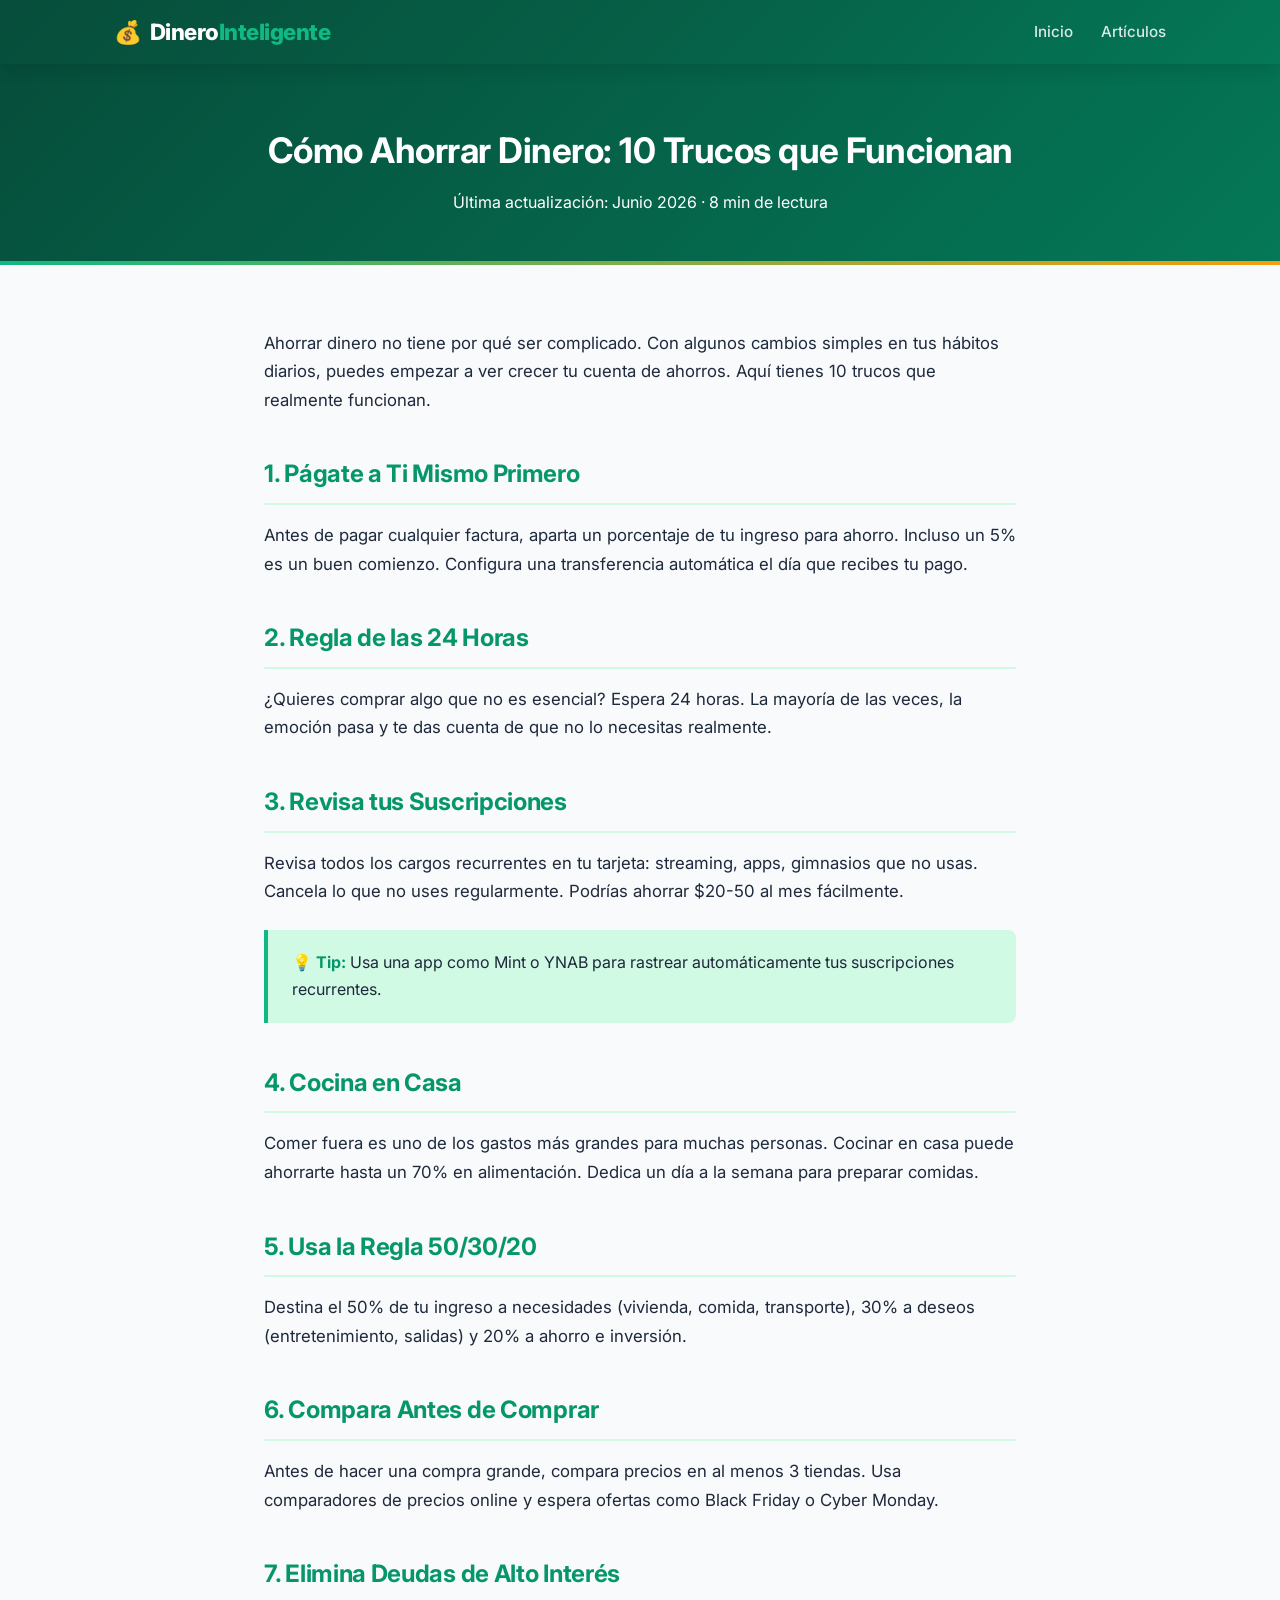
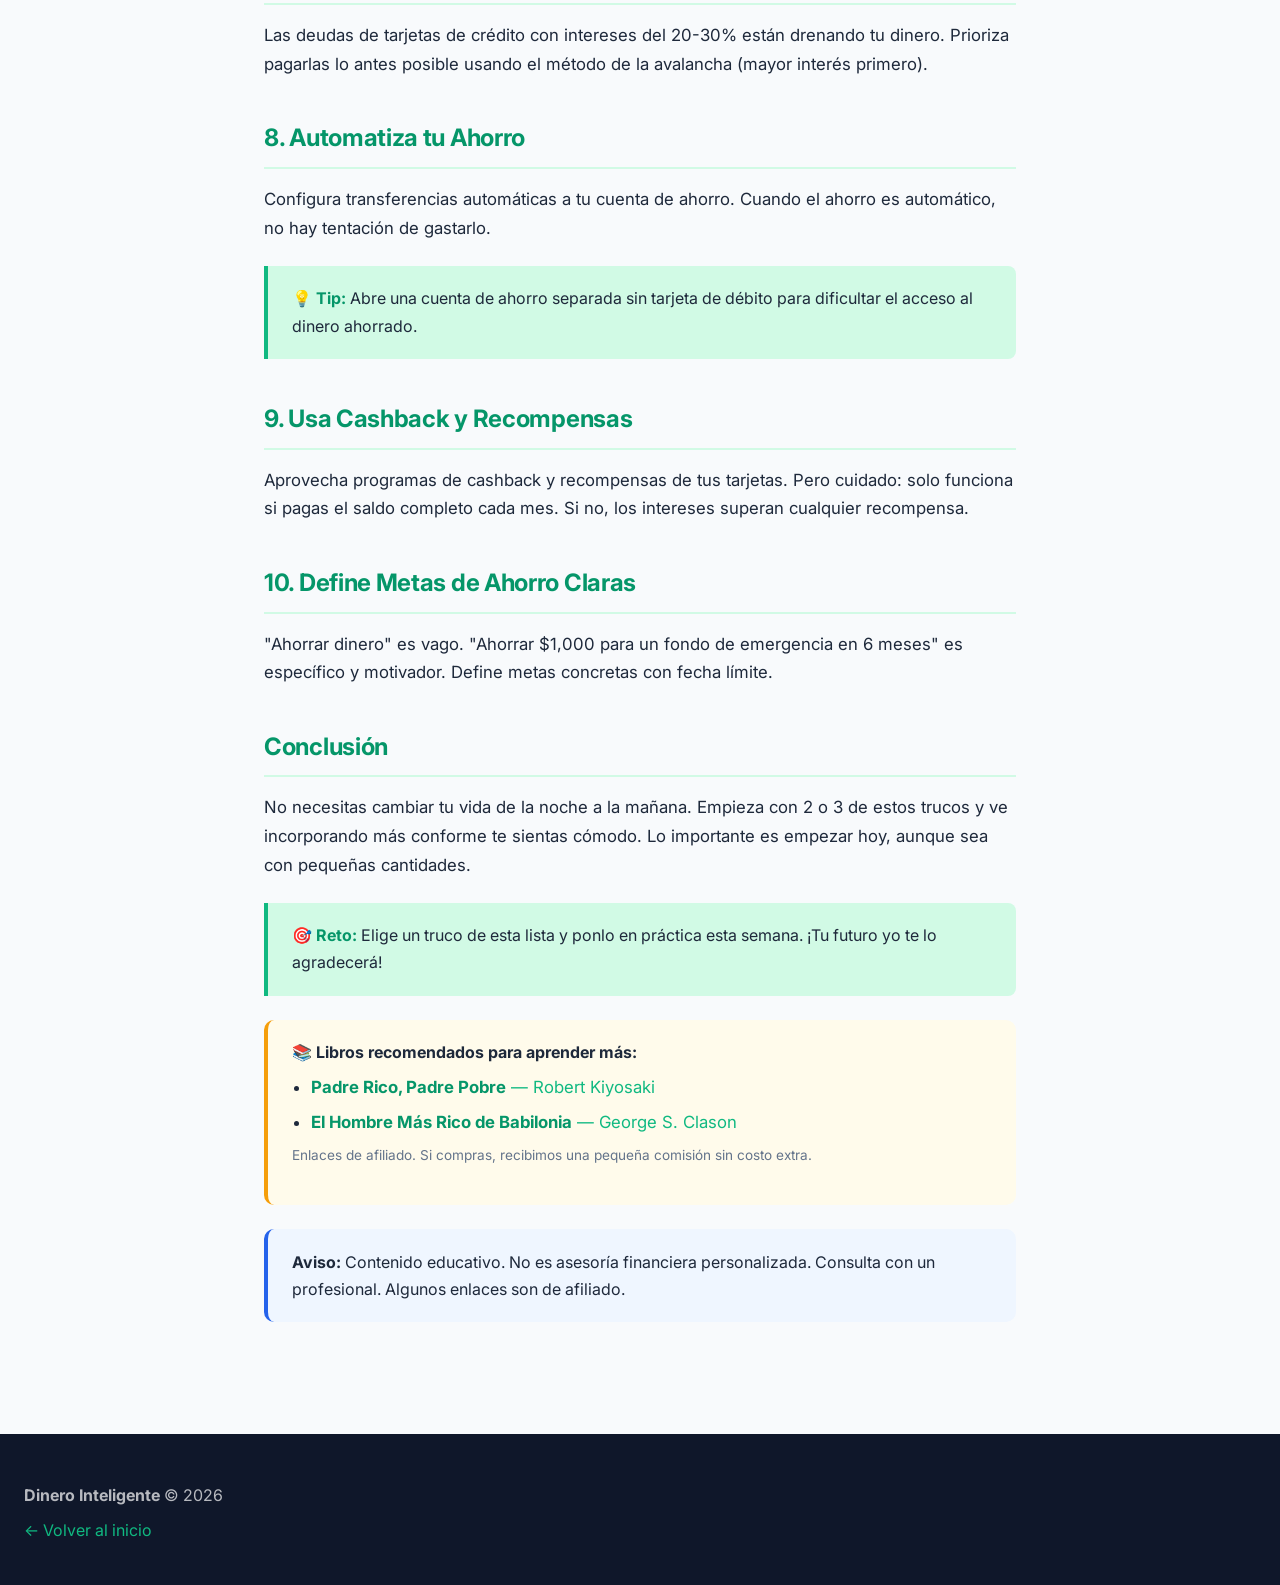
<file: articles/como-ahorrar-dinero.html>
<!DOCTYPE html>
<html lang="es">
<head>
  <meta charset="UTF-8">
  <meta name="viewport" content="width=device-width, initial-scale=1.0">
  <title>Cómo Ahorrar Dinero: 10 Trucos que Funcionan | Dinero Inteligente</title>
  <meta name="description" content="Descubre 10 trucos probados para ahorrar dinero cada mes. Estrategias prácticas para cualquier presupuesto.">
  <link rel="icon" href="../favicon.svg" type="image/svg+xml">
  <link rel="stylesheet" href="../css/style.css">
  <link rel="preconnect" href="https://fonts.googleapis.com">
  <link href="https://fonts.googleapis.com/css2?family=Inter:wght@400;500;600;700;800&display=swap" rel="stylesheet">

  <script src="https://pl30103658.effectivecpmnetwork.com/d0/a8/a6/d0a8a698f520dd17d3cb0bf7c827192c.js"></script>
</head>
<body>

<header>
  <div class="header-inner">
    <div class="logo">💰 <a href="../index.html" style="color:inherit">Dinero<span>Inteligente</span></a></div>
    <nav>
      <a href="../index.html">Inicio</a>
      <a href="../index.html#artículos">Artículos</a>
    </nav>
  </div>
</header>

<section class="article-header">
  <h1>Cómo Ahorrar Dinero: 10 Trucos que Funcionan</h1>
  <p>Última actualización: Junio 2026 · 8 min de lectura</p>
</section>

<!-- Adsterra Banner 300x250 -->
<div style="text-align:center;margin:1.5rem 0;">
<script>
  atOptions = {
    'key' : '3cfe113e5e41b3d3f0378676700b69ed',
    'format' : 'iframe',
    'height' : 250,
    'width' : 300,
    'params' : {}
  };
</script>
<script src="https://www.highperformanceformat.com/3cfe113e5e41b3d3f0378676700b69ed/invoke.js"></script>
</div>

<article class="article-content">

  <p>Ahorrar dinero no tiene por qué ser complicado. Con algunos cambios simples en tus hábitos diarios, puedes empezar a ver crecer tu cuenta de ahorros. Aquí tienes 10 trucos que realmente funcionan.</p>

  <h2>1. Págate a Ti Mismo Primero</h2>
  <p>Antes de pagar cualquier factura, aparta un porcentaje de tu ingreso para ahorro. Incluso un 5% es un buen comienzo. Configura una transferencia automática el día que recibes tu pago.</p>

  <h2>2. Regla de las 24 Horas</h2>
  <p>¿Quieres comprar algo que no es esencial? Espera 24 horas. La mayoría de las veces, la emoción pasa y te das cuenta de que no lo necesitas realmente.</p>

  <h2>3. Revisa tus Suscripciones</h2>
  <p>Revisa todos los cargos recurrentes en tu tarjeta: streaming, apps, gimnasios que no usas. Cancela lo que no uses regularmente. Podrías ahorrar $20-50 al mes fácilmente.</p>

  <div class="tip-box">
    <strong>💡 Tip:</strong> Usa una app como Mint o YNAB para rastrear automáticamente tus suscripciones recurrentes.
  </div>

  <h2>4. Cocina en Casa</h2>
  <p>Comer fuera es uno de los gastos más grandes para muchas personas. Cocinar en casa puede ahorrarte hasta un 70% en alimentación. Dedica un día a la semana para preparar comidas.</p>

  <h2>5. Usa la Regla 50/30/20</h2>
  <p>Destina el 50% de tu ingreso a necesidades (vivienda, comida, transporte), 30% a deseos (entretenimiento, salidas) y 20% a ahorro e inversión.</p>

  <h2>6. Compara Antes de Comprar</h2>
  <p>Antes de hacer una compra grande, compara precios en al menos 3 tiendas. Usa comparadores de precios online y espera ofertas como Black Friday o Cyber Monday.</p>

  <h2>7. Elimina Deudas de Alto Interés</h2>
  <p>Las deudas de tarjetas de crédito con intereses del 20-30% están drenando tu dinero. Prioriza pagarlas lo antes posible usando el método de la avalancha (mayor interés primero).</p>

  <h2>8. Automatiza tu Ahorro</h2>
  <p>Configura transferencias automáticas a tu cuenta de ahorro. Cuando el ahorro es automático, no hay tentación de gastarlo.</p>

  <div class="tip-box">
    <strong>💡 Tip:</strong> Abre una cuenta de ahorro separada sin tarjeta de débito para dificultar el acceso al dinero ahorrado.
  </div>

  <h2>9. Usa Cashback y Recompensas</h2>
  <p>Aprovecha programas de cashback y recompensas de tus tarjetas. Pero cuidado: solo funciona si pagas el saldo completo cada mes. Si no, los intereses superan cualquier recompensa.</p>

  <h2>10. Define Metas de Ahorro Claras</h2>
  <p>"Ahorrar dinero" es vago. "Ahorrar $1,000 para un fondo de emergencia en 6 meses" es específico y motivador. Define metas concretas con fecha límite.</p>

  <h2>Conclusión</h2>
  <p>No necesitas cambiar tu vida de la noche a la mañana. Empieza con 2 o 3 de estos trucos y ve incorporando más conforme te sientas cómodo. Lo importante es empezar hoy, aunque sea con pequeñas cantidades.</p>

  <div class="tip-box">
    <strong>🎯 Reto:</strong> Elige un truco de esta lista y ponlo en práctica esta semana. ¡Tu futuro yo te lo agradecerá!
  </div>

<div class="affiliate-box">
    <strong>📚 Libros recomendados para aprender más:</strong>
    <ul style="margin:0.5rem 0 0 1.2rem;">
      <li><a href="https://www.amazon.com.mx/dp/0062312685?tag=dinerointel-20" rel="nofollow sponsored" target="_blank"><strong>Padre Rico, Padre Pobre</strong> — Robert Kiyosaki</a></li>
      <li><a href="https://www.amazon.com.mx/dp/1533667926?tag=dinerointel-20" rel="nofollow sponsored" target="_blank"><strong>El Hombre Más Rico de Babilonia</strong> — George S. Clason</a></li>
    </ul>
    <p style="font-size:0.85rem;color:#64748b;margin-top:0.5rem;">Enlaces de afiliado. Si compras, recibimos una pequeña comisión sin costo extra.</p>
  </div>

  <div class="disclosure-box">
    <strong>Aviso:</strong> Contenido educativo. No es asesoría financiera personalizada. Consulta con un profesional. Algunos enlaces son de afiliado.
  </div>

</article>

<!-- Adsterra Banner Nativo -->
<div style="text-align:center;margin:1.5rem 0;">
<script async="async" data-cfasync="false" src="https://pl30103657.effectivecpmnetwork.com/9f1ce0a91cf128dbcaf133ef32add8e7/invoke.js"></script>
<div id="container-9f1ce0a91cf128dbcaf133ef32add8e7"></div>
</div>

<footer>
  <p><strong>Dinero Inteligente</strong> © <span id="year">2026</span></p>
  <p><a href="../index.html">← Volver al inicio</a></p>
</footer>

<script src="../js/main.js"></script>
</body>
</html>
</file>
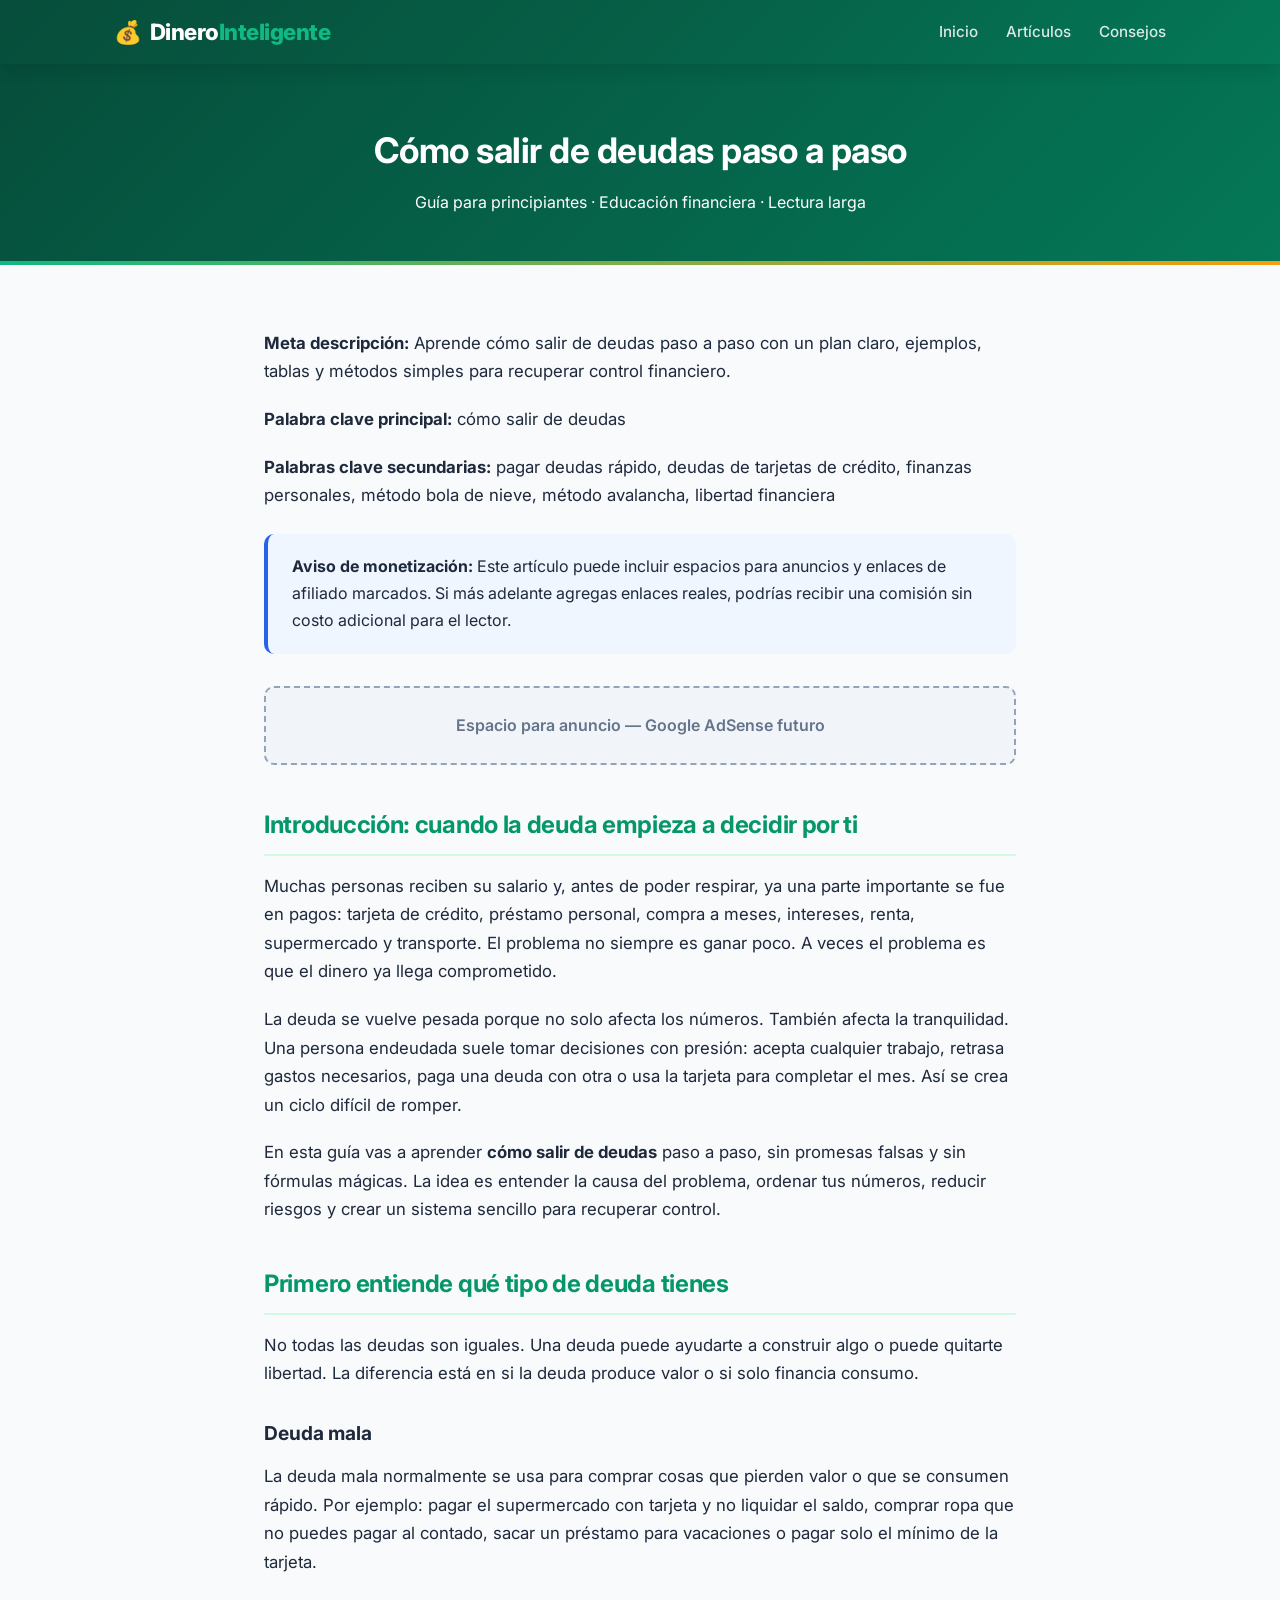
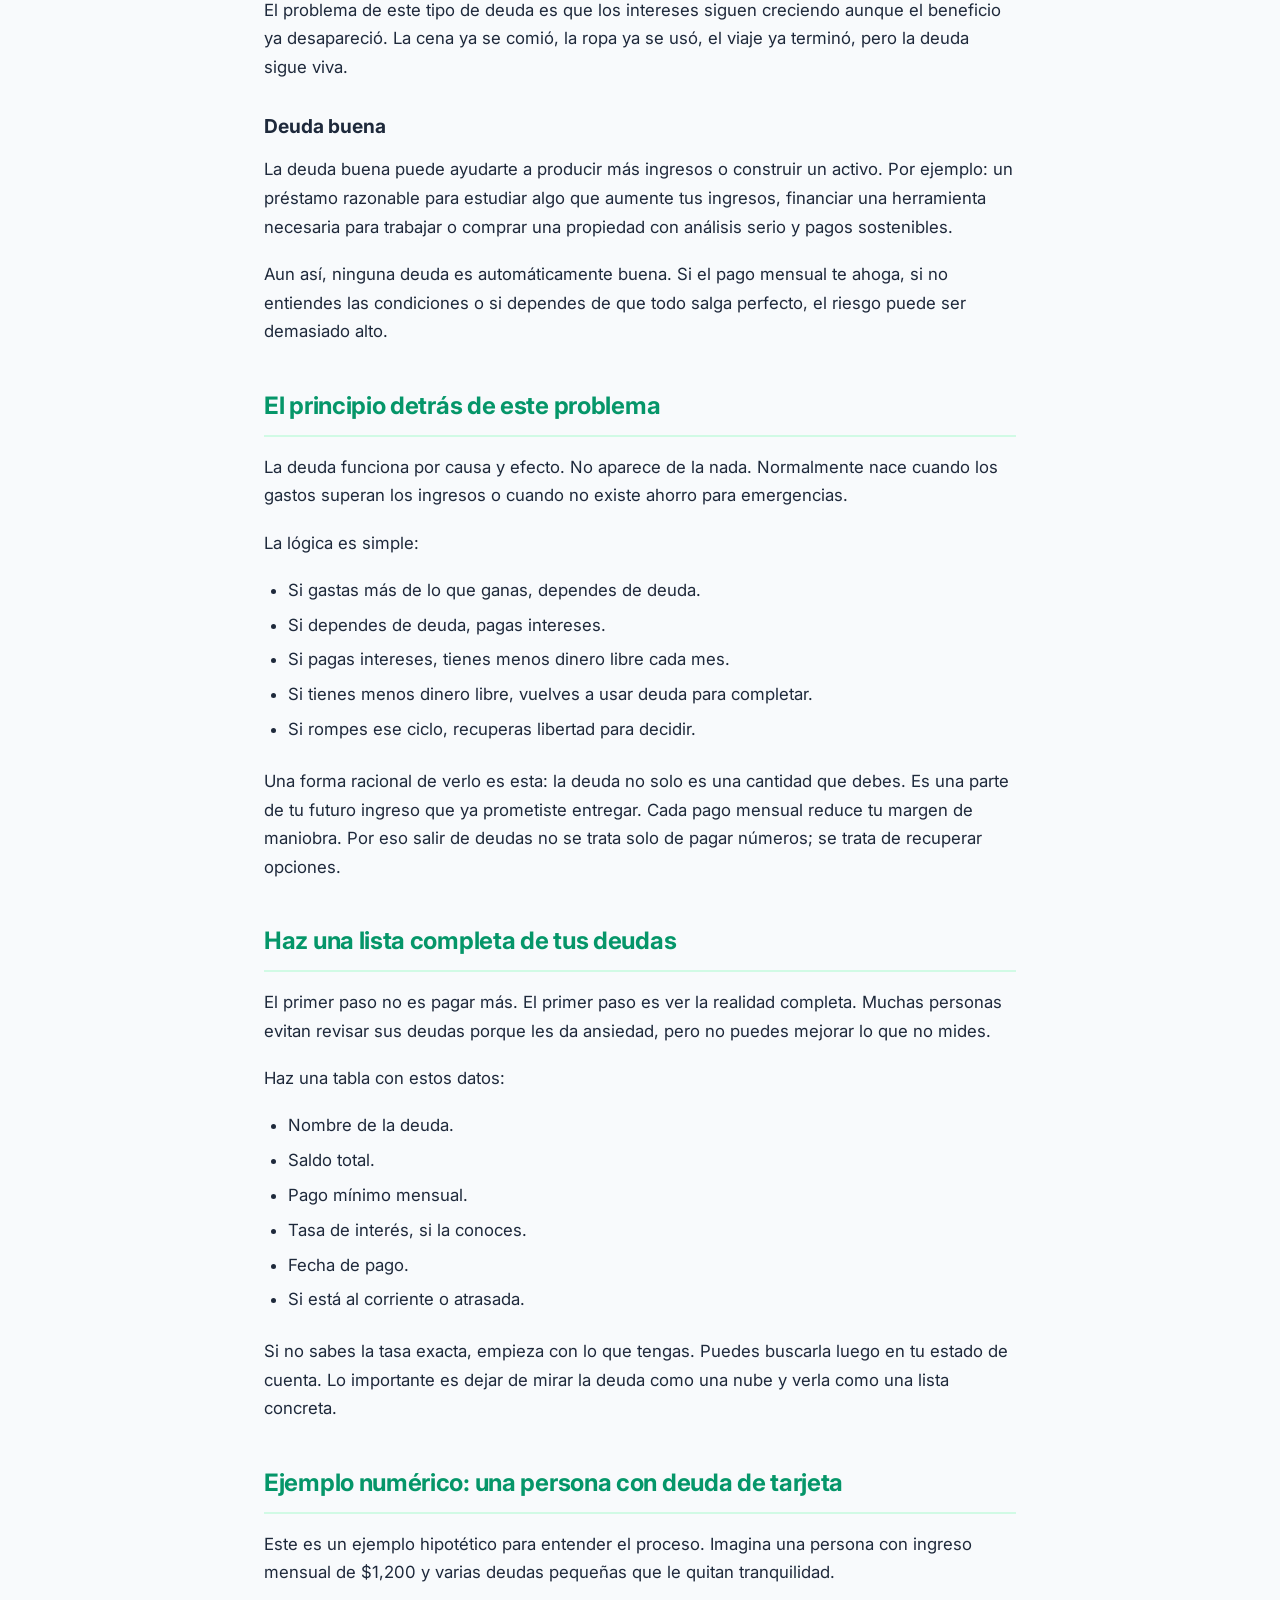
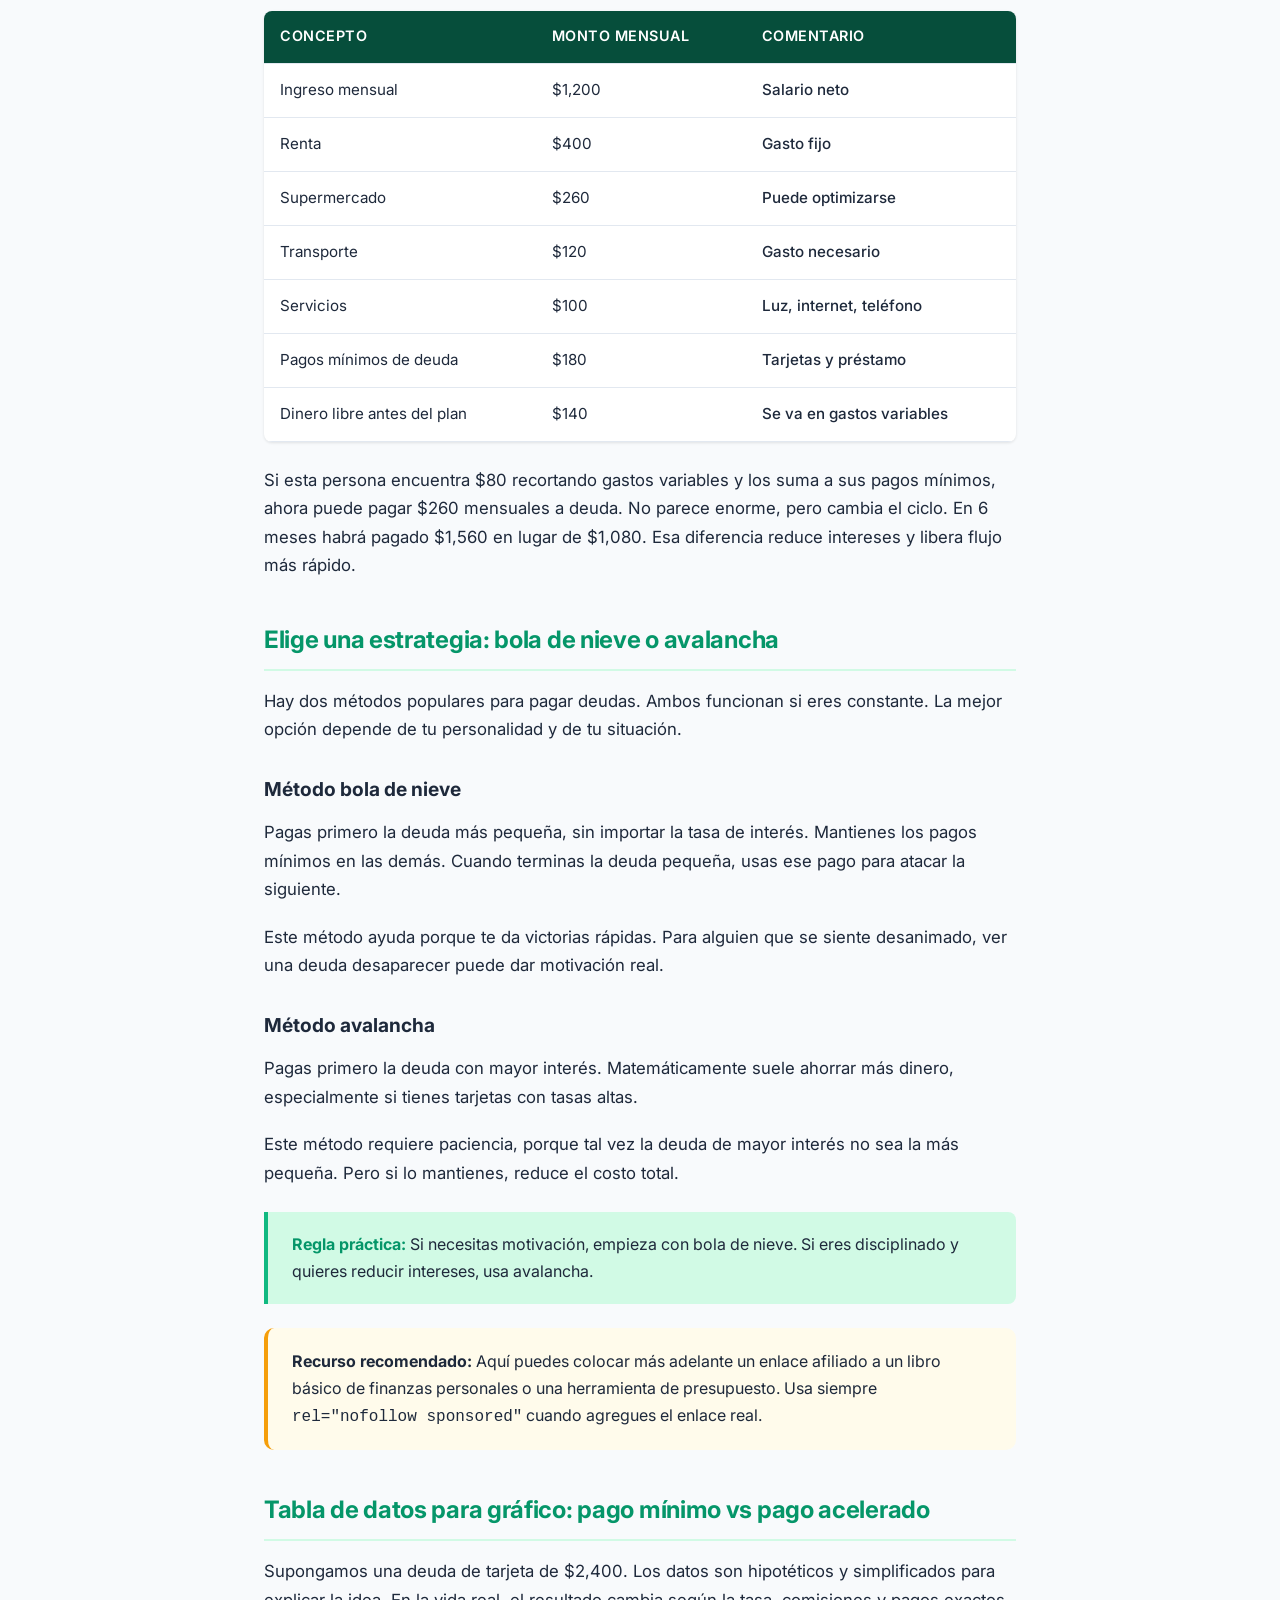
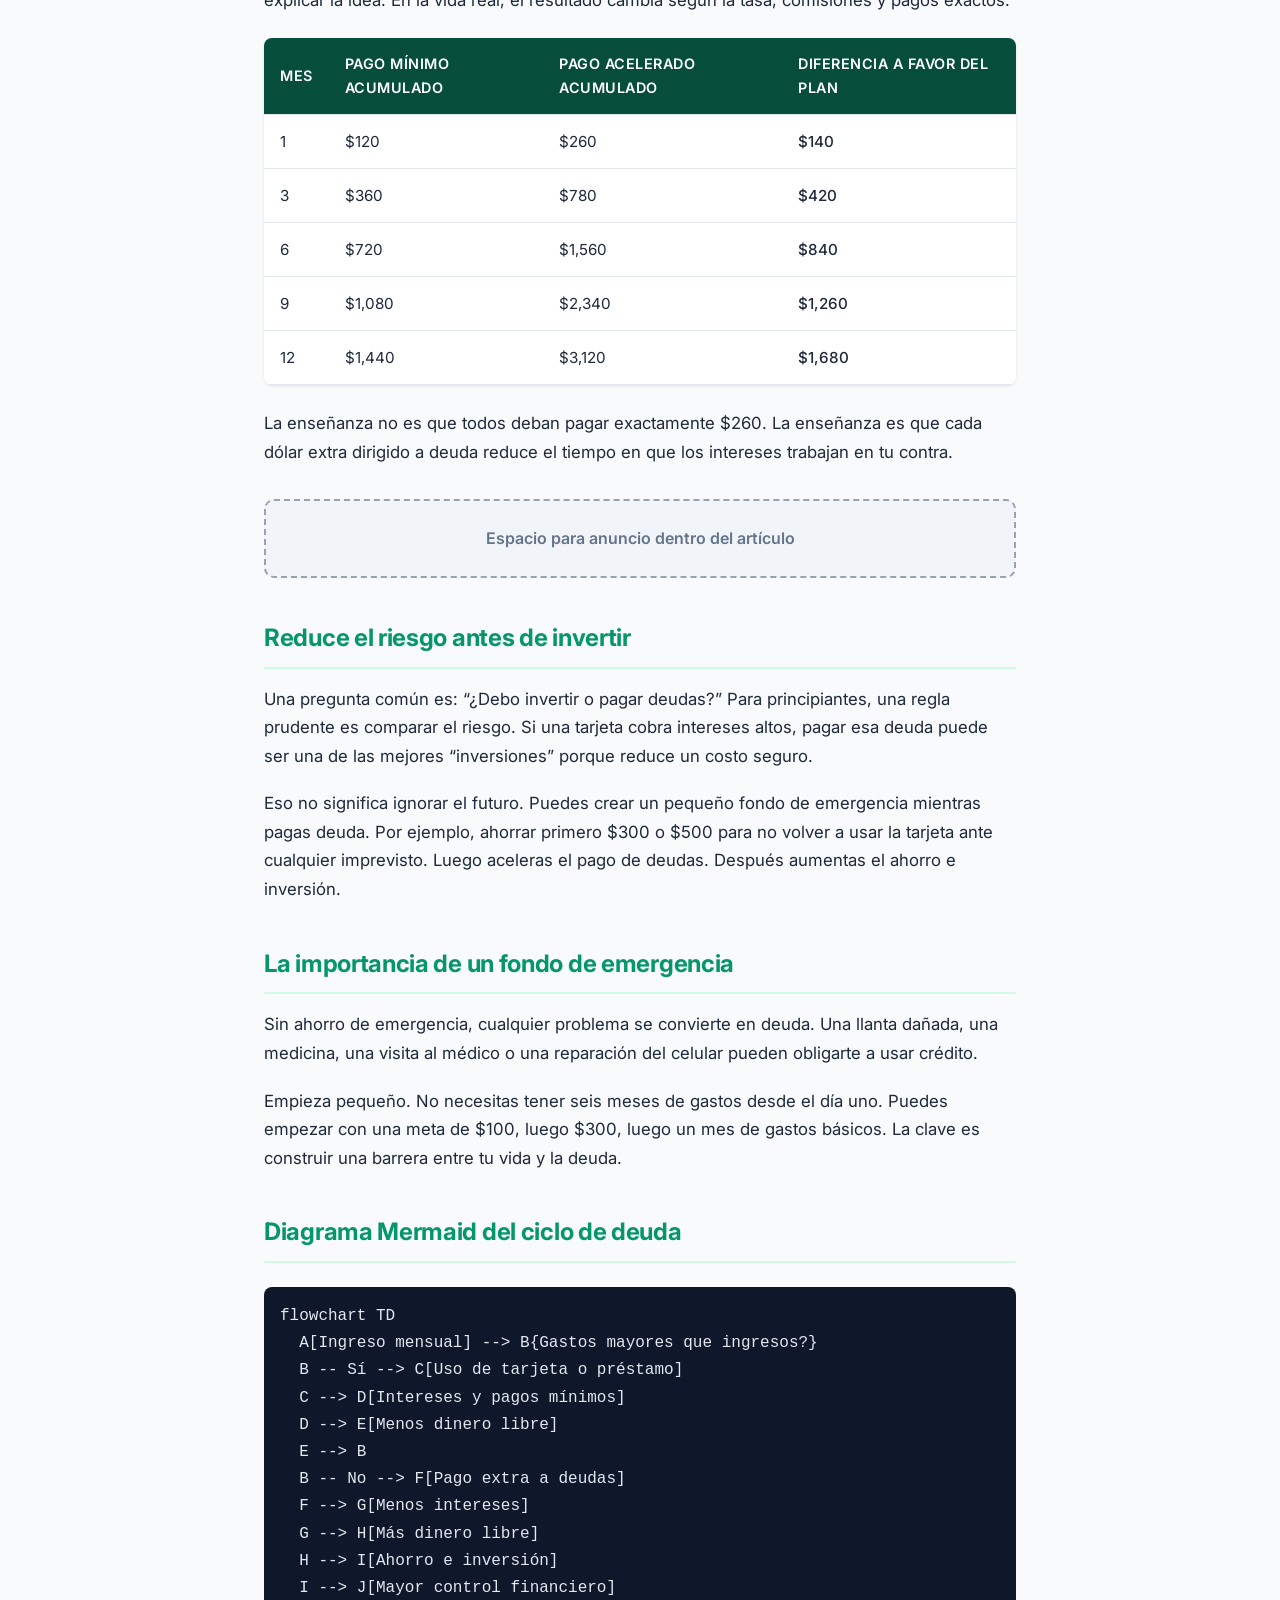
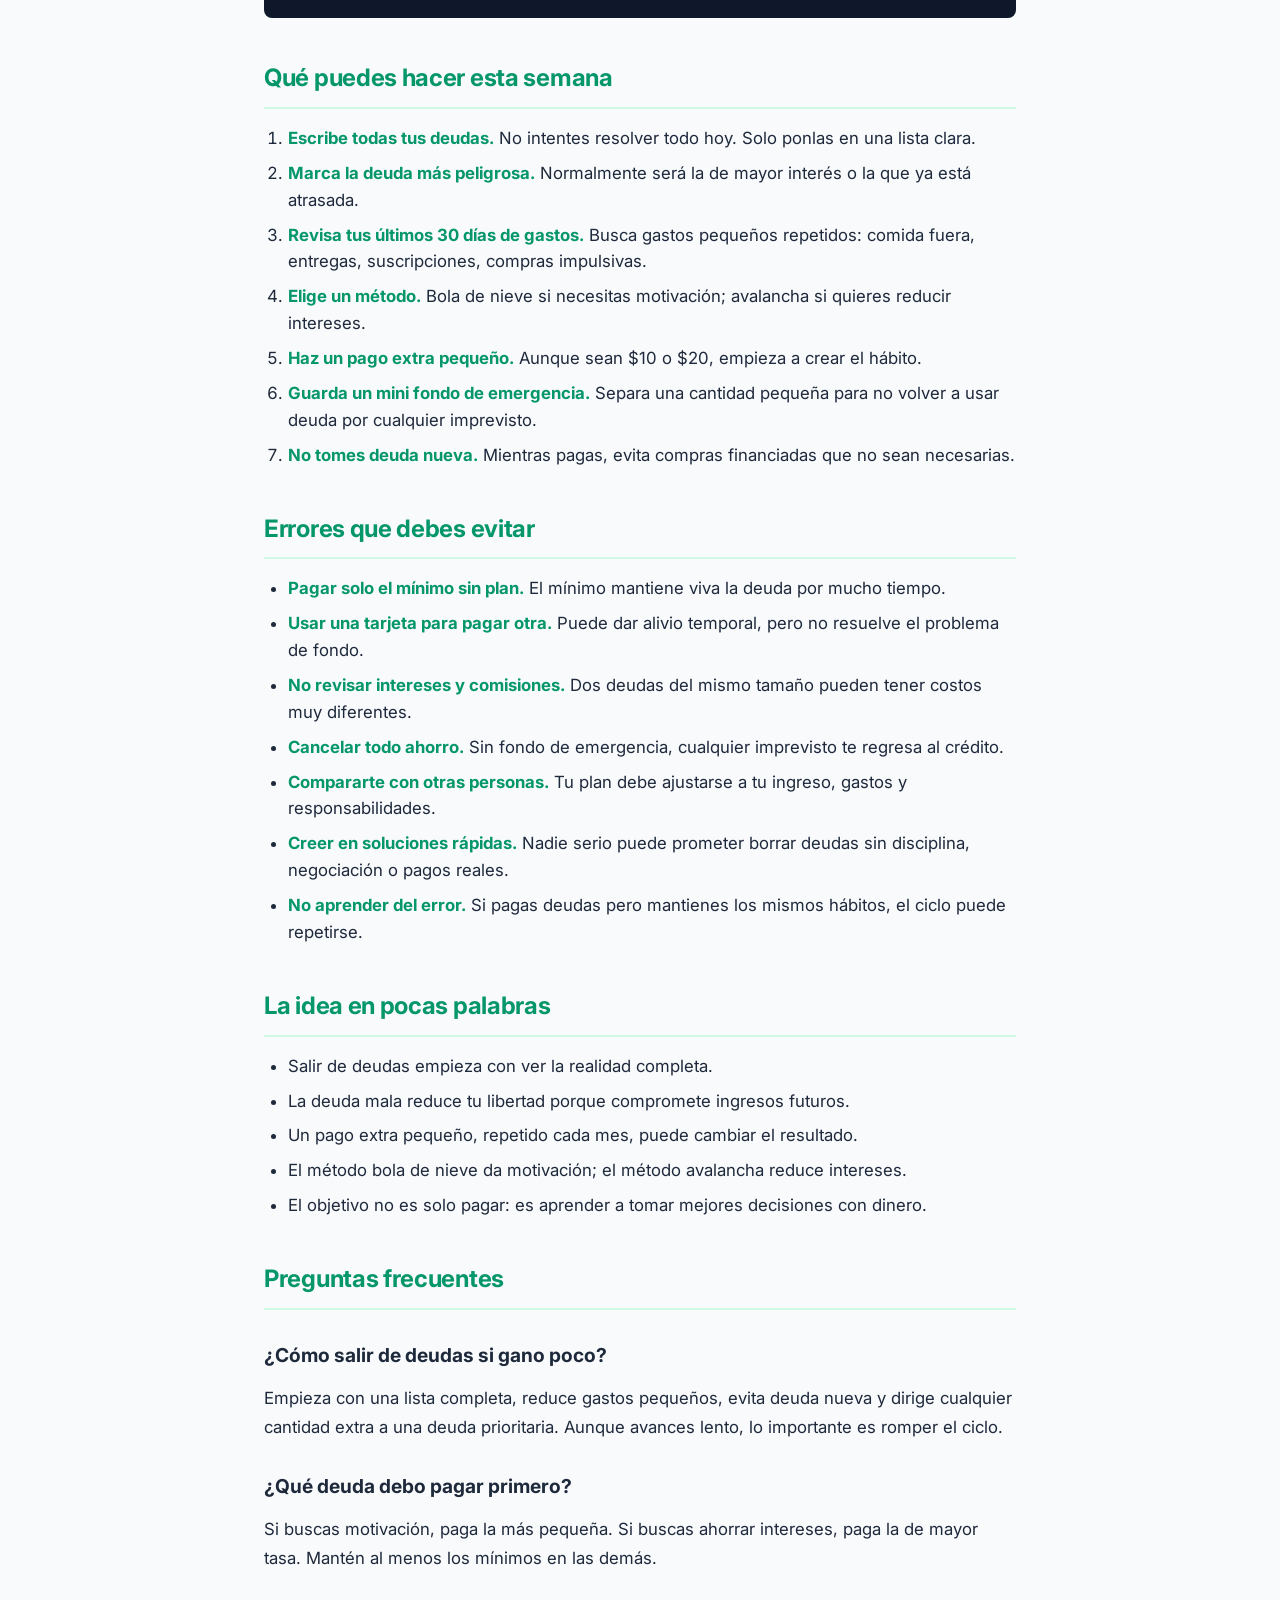
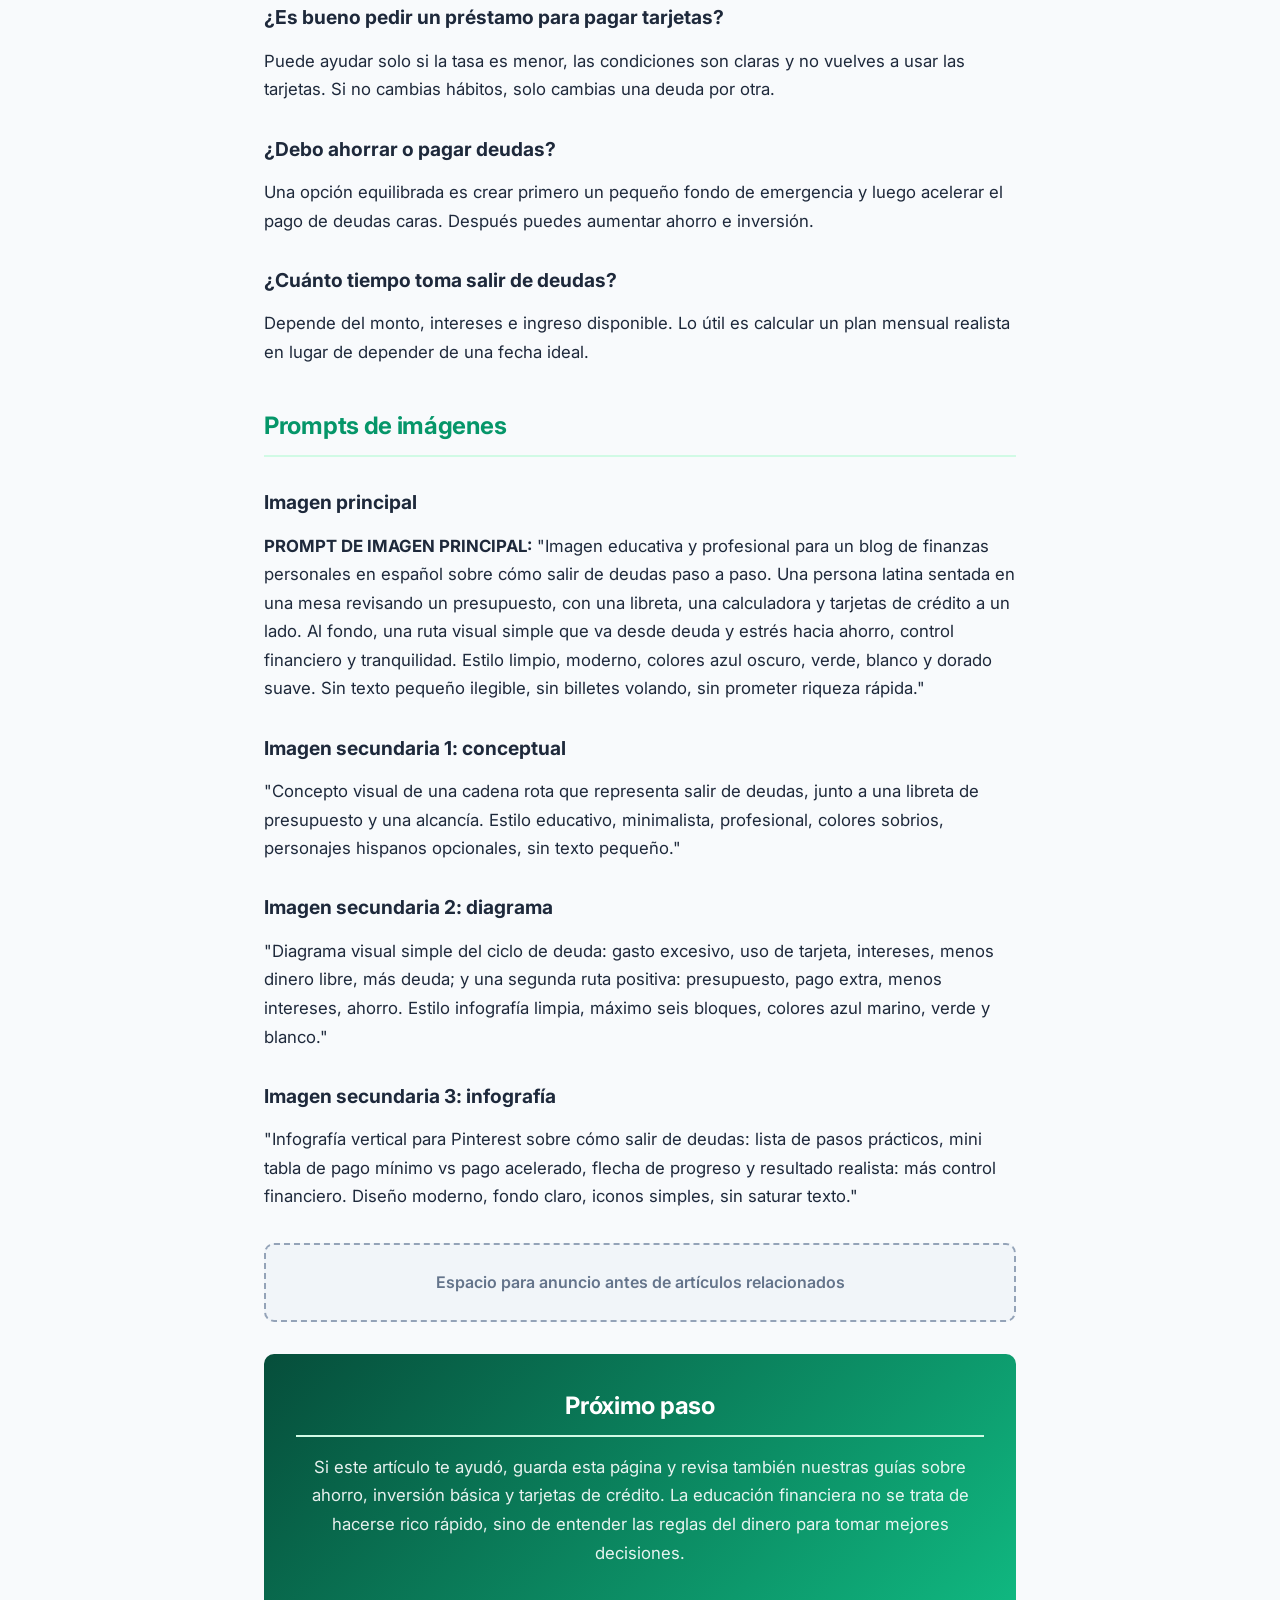
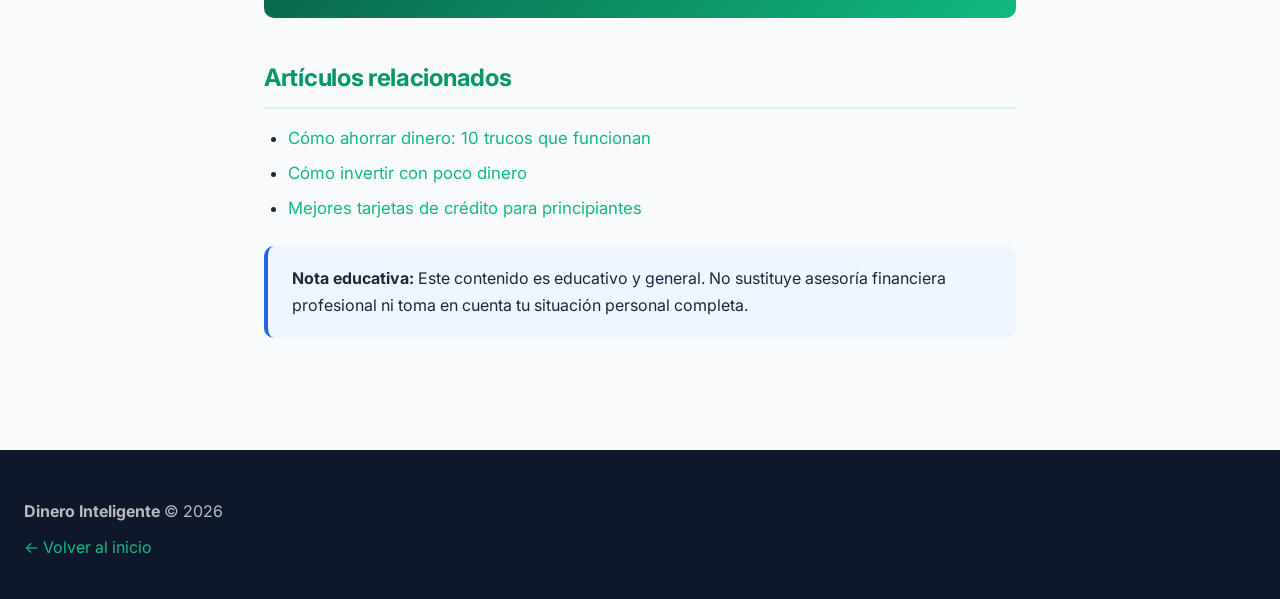
<file: articles/como-salir-de-deudas.html>
<!DOCTYPE html>
<html lang="es">
<head>
  <meta charset="UTF-8">
  <meta name="viewport" content="width=device-width, initial-scale=1.0">
  <title>Cómo salir de deudas paso a paso | Dinero Inteligente</title>
  <meta name="description" content="Aprende cómo salir de deudas paso a paso con un plan claro, ejemplos, tablas y métodos simples para recuperar control financiero.">
  <link rel="icon" href="../favicon.svg" type="image/svg+xml">
  <link rel="stylesheet" href="../css/style.css">
  <link rel="preconnect" href="https://fonts.googleapis.com">
  <link href="https://fonts.googleapis.com/css2?family=Inter:wght@400;500;600;700;800&display=swap" rel="stylesheet">

  <script src="https://pl30103658.effectivecpmnetwork.com/d0/a8/a6/d0a8a698f520dd17d3cb0bf7c827192c.js"></script>
</head>
<body>

<header>
  <div class="header-inner">
    <div class="logo">💰 <a href="../index.html" style="color:inherit">Dinero<span>Inteligente</span></a></div>
    <nav>
      <a href="../index.html">Inicio</a>
      <a href="../index.html#artículos">Artículos</a>
      <a href="../index.html#consejos">Consejos</a>
    </nav>
  </div>
</header>

<section class="article-header">
  <h1>Cómo salir de deudas paso a paso</h1>
  <p>Guía para principiantes · Educación financiera · Lectura larga</p>
</section>

<!-- Adsterra Banner 300x250 -->
<div style="text-align:center;margin:1.5rem 0;">
<script>
  atOptions = {
    'key' : '3cfe113e5e41b3d3f0378676700b69ed',
    'format' : 'iframe',
    'height' : 250,
    'width' : 300,
    'params' : {}
  };
</script>
<script src="https://www.highperformanceformat.com/3cfe113e5e41b3d3f0378676700b69ed/invoke.js"></script>
</div>

<article class="article-content">

  <p><strong>Meta descripción:</strong> Aprende cómo salir de deudas paso a paso con un plan claro, ejemplos, tablas y métodos simples para recuperar control financiero.</p>
  <p><strong>Palabra clave principal:</strong> cómo salir de deudas</p>
  <p><strong>Palabras clave secundarias:</strong> pagar deudas rápido, deudas de tarjetas de crédito, finanzas personales, método bola de nieve, método avalancha, libertad financiera</p>

  <div class="disclosure-box">
    <strong>Aviso de monetización:</strong> Este artículo puede incluir espacios para anuncios y enlaces de afiliado marcados. Si más adelante agregas enlaces reales, podrías recibir una comisión sin costo adicional para el lector.
  </div>

  <!-- ADSENSE SLOT: top-article -->
  <div class="ad-slot">Espacio para anuncio — Google AdSense futuro</div>

  <h2>Introducción: cuando la deuda empieza a decidir por ti</h2>
  <p>Muchas personas reciben su salario y, antes de poder respirar, ya una parte importante se fue en pagos: tarjeta de crédito, préstamo personal, compra a meses, intereses, renta, supermercado y transporte. El problema no siempre es ganar poco. A veces el problema es que el dinero ya llega comprometido.</p>

  <p>La deuda se vuelve pesada porque no solo afecta los números. También afecta la tranquilidad. Una persona endeudada suele tomar decisiones con presión: acepta cualquier trabajo, retrasa gastos necesarios, paga una deuda con otra o usa la tarjeta para completar el mes. Así se crea un ciclo difícil de romper.</p>

  <p>En esta guía vas a aprender <strong>cómo salir de deudas</strong> paso a paso, sin promesas falsas y sin fórmulas mágicas. La idea es entender la causa del problema, ordenar tus números, reducir riesgos y crear un sistema sencillo para recuperar control.</p>

  <h2>Primero entiende qué tipo de deuda tienes</h2>
  <p>No todas las deudas son iguales. Una deuda puede ayudarte a construir algo o puede quitarte libertad. La diferencia está en si la deuda produce valor o si solo financia consumo.</p>

  <h3>Deuda mala</h3>
  <p>La deuda mala normalmente se usa para comprar cosas que pierden valor o que se consumen rápido. Por ejemplo: pagar el supermercado con tarjeta y no liquidar el saldo, comprar ropa que no puedes pagar al contado, sacar un préstamo para vacaciones o pagar solo el mínimo de la tarjeta.</p>

  <p>El problema de este tipo de deuda es que los intereses siguen creciendo aunque el beneficio ya desapareció. La cena ya se comió, la ropa ya se usó, el viaje ya terminó, pero la deuda sigue viva.</p>

  <h3>Deuda buena</h3>
  <p>La deuda buena puede ayudarte a producir más ingresos o construir un activo. Por ejemplo: un préstamo razonable para estudiar algo que aumente tus ingresos, financiar una herramienta necesaria para trabajar o comprar una propiedad con análisis serio y pagos sostenibles.</p>

  <p>Aun así, ninguna deuda es automáticamente buena. Si el pago mensual te ahoga, si no entiendes las condiciones o si dependes de que todo salga perfecto, el riesgo puede ser demasiado alto.</p>

  <h2>El principio detrás de este problema</h2>
  <p>La deuda funciona por causa y efecto. No aparece de la nada. Normalmente nace cuando los gastos superan los ingresos o cuando no existe ahorro para emergencias.</p>

  <p>La lógica es simple:</p>
  <ul>
    <li>Si gastas más de lo que ganas, dependes de deuda.</li>
    <li>Si dependes de deuda, pagas intereses.</li>
    <li>Si pagas intereses, tienes menos dinero libre cada mes.</li>
    <li>Si tienes menos dinero libre, vuelves a usar deuda para completar.</li>
    <li>Si rompes ese ciclo, recuperas libertad para decidir.</li>
  </ul>

  <p>Una forma racional de verlo es esta: la deuda no solo es una cantidad que debes. Es una parte de tu futuro ingreso que ya prometiste entregar. Cada pago mensual reduce tu margen de maniobra. Por eso salir de deudas no se trata solo de pagar números; se trata de recuperar opciones.</p>

  <h2>Haz una lista completa de tus deudas</h2>
  <p>El primer paso no es pagar más. El primer paso es ver la realidad completa. Muchas personas evitan revisar sus deudas porque les da ansiedad, pero no puedes mejorar lo que no mides.</p>

  <p>Haz una tabla con estos datos:</p>
  <ul>
    <li>Nombre de la deuda.</li>
    <li>Saldo total.</li>
    <li>Pago mínimo mensual.</li>
    <li>Tasa de interés, si la conoces.</li>
    <li>Fecha de pago.</li>
    <li>Si está al corriente o atrasada.</li>
  </ul>

  <p>Si no sabes la tasa exacta, empieza con lo que tengas. Puedes buscarla luego en tu estado de cuenta. Lo importante es dejar de mirar la deuda como una nube y verla como una lista concreta.</p>

  <h2>Ejemplo numérico: una persona con deuda de tarjeta</h2>
  <p>Este es un ejemplo hipotético para entender el proceso. Imagina una persona con ingreso mensual de $1,200 y varias deudas pequeñas que le quitan tranquilidad.</p>

  <table>
    <thead>
      <tr><th>Concepto</th><th>Monto mensual</th><th>Comentario</th></tr>
    </thead>
    <tbody>
      <tr><td>Ingreso mensual</td><td>$1,200</td><td>Salario neto</td></tr>
      <tr><td>Renta</td><td>$400</td><td>Gasto fijo</td></tr>
      <tr><td>Supermercado</td><td>$260</td><td>Puede optimizarse</td></tr>
      <tr><td>Transporte</td><td>$120</td><td>Gasto necesario</td></tr>
      <tr><td>Servicios</td><td>$100</td><td>Luz, internet, teléfono</td></tr>
      <tr><td>Pagos mínimos de deuda</td><td>$180</td><td>Tarjetas y préstamo</td></tr>
      <tr><td>Dinero libre antes del plan</td><td>$140</td><td>Se va en gastos variables</td></tr>
    </tbody>
  </table>

  <p>Si esta persona encuentra $80 recortando gastos variables y los suma a sus pagos mínimos, ahora puede pagar $260 mensuales a deuda. No parece enorme, pero cambia el ciclo. En 6 meses habrá pagado $1,560 en lugar de $1,080. Esa diferencia reduce intereses y libera flujo más rápido.</p>

  <h2>Elige una estrategia: bola de nieve o avalancha</h2>
  <p>Hay dos métodos populares para pagar deudas. Ambos funcionan si eres constante. La mejor opción depende de tu personalidad y de tu situación.</p>

  <h3>Método bola de nieve</h3>
  <p>Pagas primero la deuda más pequeña, sin importar la tasa de interés. Mantienes los pagos mínimos en las demás. Cuando terminas la deuda pequeña, usas ese pago para atacar la siguiente.</p>

  <p>Este método ayuda porque te da victorias rápidas. Para alguien que se siente desanimado, ver una deuda desaparecer puede dar motivación real.</p>

  <h3>Método avalancha</h3>
  <p>Pagas primero la deuda con mayor interés. Matemáticamente suele ahorrar más dinero, especialmente si tienes tarjetas con tasas altas.</p>

  <p>Este método requiere paciencia, porque tal vez la deuda de mayor interés no sea la más pequeña. Pero si lo mantienes, reduce el costo total.</p>

  <div class="tip-box">
    <strong>Regla práctica:</strong> Si necesitas motivación, empieza con bola de nieve. Si eres disciplinado y quieres reducir intereses, usa avalancha.
  </div>

  <!-- AFILIADO: libro_finanzas_personales -->
  <div class="affiliate-box">
    <strong>Recurso recomendado:</strong> Aquí puedes colocar más adelante un enlace afiliado a un libro básico de finanzas personales o una herramienta de presupuesto. Usa siempre <code>rel="nofollow sponsored"</code> cuando agregues el enlace real.
  </div>

  <h2>Tabla de datos para gráfico: pago mínimo vs pago acelerado</h2>
  <p>Supongamos una deuda de tarjeta de $2,400. Los datos son hipotéticos y simplificados para explicar la idea. En la vida real, el resultado cambia según la tasa, comisiones y pagos exactos.</p>

  <table>
    <thead>
      <tr><th>Mes</th><th>Pago mínimo acumulado</th><th>Pago acelerado acumulado</th><th>Diferencia a favor del plan</th></tr>
    </thead>
    <tbody>
      <tr><td>1</td><td>$120</td><td>$260</td><td>$140</td></tr>
      <tr><td>3</td><td>$360</td><td>$780</td><td>$420</td></tr>
      <tr><td>6</td><td>$720</td><td>$1,560</td><td>$840</td></tr>
      <tr><td>9</td><td>$1,080</td><td>$2,340</td><td>$1,260</td></tr>
      <tr><td>12</td><td>$1,440</td><td>$3,120</td><td>$1,680</td></tr>
    </tbody>
  </table>

  <p>La enseñanza no es que todos deban pagar exactamente $260. La enseñanza es que cada dólar extra dirigido a deuda reduce el tiempo en que los intereses trabajan en tu contra.</p>

  <!-- ADSENSE SLOT: mid-article -->
  <div class="ad-slot">Espacio para anuncio dentro del artículo</div>

  <h2>Reduce el riesgo antes de invertir</h2>
  <p>Una pregunta común es: “¿Debo invertir o pagar deudas?” Para principiantes, una regla prudente es comparar el riesgo. Si una tarjeta cobra intereses altos, pagar esa deuda puede ser una de las mejores “inversiones” porque reduce un costo seguro.</p>

  <p>Eso no significa ignorar el futuro. Puedes crear un pequeño fondo de emergencia mientras pagas deuda. Por ejemplo, ahorrar primero $300 o $500 para no volver a usar la tarjeta ante cualquier imprevisto. Luego aceleras el pago de deudas. Después aumentas el ahorro e inversión.</p>

  <h2>La importancia de un fondo de emergencia</h2>
  <p>Sin ahorro de emergencia, cualquier problema se convierte en deuda. Una llanta dañada, una medicina, una visita al médico o una reparación del celular pueden obligarte a usar crédito.</p>

  <p>Empieza pequeño. No necesitas tener seis meses de gastos desde el día uno. Puedes empezar con una meta de $100, luego $300, luego un mes de gastos básicos. La clave es construir una barrera entre tu vida y la deuda.</p>

  <h2>Diagrama Mermaid del ciclo de deuda</h2>
  <pre class="mermaid-code"><code>flowchart TD
  A[Ingreso mensual] --> B{Gastos mayores que ingresos?}
  B -- Sí --> C[Uso de tarjeta o préstamo]
  C --> D[Intereses y pagos mínimos]
  D --> E[Menos dinero libre]
  E --> B
  B -- No --> F[Pago extra a deudas]
  F --> G[Menos intereses]
  G --> H[Más dinero libre]
  H --> I[Ahorro e inversión]
  I --> J[Mayor control financiero]</code></pre>

  <h2>Qué puedes hacer esta semana</h2>
  <ol>
    <li><strong>Escribe todas tus deudas.</strong> No intentes resolver todo hoy. Solo ponlas en una lista clara.</li>
    <li><strong>Marca la deuda más peligrosa.</strong> Normalmente será la de mayor interés o la que ya está atrasada.</li>
    <li><strong>Revisa tus últimos 30 días de gastos.</strong> Busca gastos pequeños repetidos: comida fuera, entregas, suscripciones, compras impulsivas.</li>
    <li><strong>Elige un método.</strong> Bola de nieve si necesitas motivación; avalancha si quieres reducir intereses.</li>
    <li><strong>Haz un pago extra pequeño.</strong> Aunque sean $10 o $20, empieza a crear el hábito.</li>
    <li><strong>Guarda un mini fondo de emergencia.</strong> Separa una cantidad pequeña para no volver a usar deuda por cualquier imprevisto.</li>
    <li><strong>No tomes deuda nueva.</strong> Mientras pagas, evita compras financiadas que no sean necesarias.</li>
  </ol>

  <h2>Errores que debes evitar</h2>
  <ul>
    <li><strong>Pagar solo el mínimo sin plan.</strong> El mínimo mantiene viva la deuda por mucho tiempo.</li>
    <li><strong>Usar una tarjeta para pagar otra.</strong> Puede dar alivio temporal, pero no resuelve el problema de fondo.</li>
    <li><strong>No revisar intereses y comisiones.</strong> Dos deudas del mismo tamaño pueden tener costos muy diferentes.</li>
    <li><strong>Cancelar todo ahorro.</strong> Sin fondo de emergencia, cualquier imprevisto te regresa al crédito.</li>
    <li><strong>Compararte con otras personas.</strong> Tu plan debe ajustarse a tu ingreso, gastos y responsabilidades.</li>
    <li><strong>Creer en soluciones rápidas.</strong> Nadie serio puede prometer borrar deudas sin disciplina, negociación o pagos reales.</li>
    <li><strong>No aprender del error.</strong> Si pagas deudas pero mantienes los mismos hábitos, el ciclo puede repetirse.</li>
  </ul>

  <h2>La idea en pocas palabras</h2>
  <ul>
    <li>Salir de deudas empieza con ver la realidad completa.</li>
    <li>La deuda mala reduce tu libertad porque compromete ingresos futuros.</li>
    <li>Un pago extra pequeño, repetido cada mes, puede cambiar el resultado.</li>
    <li>El método bola de nieve da motivación; el método avalancha reduce intereses.</li>
    <li>El objetivo no es solo pagar: es aprender a tomar mejores decisiones con dinero.</li>
  </ul>

  <h2>Preguntas frecuentes</h2>

  <h3>¿Cómo salir de deudas si gano poco?</h3>
  <p>Empieza con una lista completa, reduce gastos pequeños, evita deuda nueva y dirige cualquier cantidad extra a una deuda prioritaria. Aunque avances lento, lo importante es romper el ciclo.</p>

  <h3>¿Qué deuda debo pagar primero?</h3>
  <p>Si buscas motivación, paga la más pequeña. Si buscas ahorrar intereses, paga la de mayor tasa. Mantén al menos los mínimos en las demás.</p>

  <h3>¿Es bueno pedir un préstamo para pagar tarjetas?</h3>
  <p>Puede ayudar solo si la tasa es menor, las condiciones son claras y no vuelves a usar las tarjetas. Si no cambias hábitos, solo cambias una deuda por otra.</p>

  <h3>¿Debo ahorrar o pagar deudas?</h3>
  <p>Una opción equilibrada es crear primero un pequeño fondo de emergencia y luego acelerar el pago de deudas caras. Después puedes aumentar ahorro e inversión.</p>

  <h3>¿Cuánto tiempo toma salir de deudas?</h3>
  <p>Depende del monto, intereses e ingreso disponible. Lo útil es calcular un plan mensual realista en lugar de depender de una fecha ideal.</p>

  <h2>Prompts de imágenes</h2>

  <h3>Imagen principal</h3>
  <p><strong>PROMPT DE IMAGEN PRINCIPAL:</strong> "Imagen educativa y profesional para un blog de finanzas personales en español sobre cómo salir de deudas paso a paso. Una persona latina sentada en una mesa revisando un presupuesto, con una libreta, una calculadora y tarjetas de crédito a un lado. Al fondo, una ruta visual simple que va desde deuda y estrés hacia ahorro, control financiero y tranquilidad. Estilo limpio, moderno, colores azul oscuro, verde, blanco y dorado suave. Sin texto pequeño ilegible, sin billetes volando, sin prometer riqueza rápida."</p>

  <h3>Imagen secundaria 1: conceptual</h3>
  <p>"Concepto visual de una cadena rota que representa salir de deudas, junto a una libreta de presupuesto y una alcancía. Estilo educativo, minimalista, profesional, colores sobrios, personajes hispanos opcionales, sin texto pequeño."</p>

  <h3>Imagen secundaria 2: diagrama</h3>
  <p>"Diagrama visual simple del ciclo de deuda: gasto excesivo, uso de tarjeta, intereses, menos dinero libre, más deuda; y una segunda ruta positiva: presupuesto, pago extra, menos intereses, ahorro. Estilo infografía limpia, máximo seis bloques, colores azul marino, verde y blanco."</p>

  <h3>Imagen secundaria 3: infografía</h3>
  <p>"Infografía vertical para Pinterest sobre cómo salir de deudas: lista de pasos prácticos, mini tabla de pago mínimo vs pago acelerado, flecha de progreso y resultado realista: más control financiero. Diseño moderno, fondo claro, iconos simples, sin saturar texto."</p>

  <!-- ADSENSE SLOT: bottom-article -->
  <div class="ad-slot">Espacio para anuncio antes de artículos relacionados</div>

  <div class="cta-box">
    <h2>Próximo paso</h2>
    <p>Si este artículo te ayudó, guarda esta página y revisa también nuestras guías sobre ahorro, inversión básica y tarjetas de crédito. La educación financiera no se trata de hacerse rico rápido, sino de entender las reglas del dinero para tomar mejores decisiones.</p>
  </div>

  <h2>Artículos relacionados</h2>
  <ul>
    <li><a href="como-ahorrar-dinero.html">Cómo ahorrar dinero: 10 trucos que funcionan</a></li>
    <li><a href="invertir-poco-dinero.html">Cómo invertir con poco dinero</a></li>
    <li><a href="mejores-tarjetas-credito.html">Mejores tarjetas de crédito para principiantes</a></li>
  </ul>

  <div class="disclosure-box">
    <strong>Nota educativa:</strong> Este contenido es educativo y general. No sustituye asesoría financiera profesional ni toma en cuenta tu situación personal completa.
  </div>

</article>

<!-- Adsterra Banner Nativo -->
<div style="text-align:center;margin:1.5rem 0;">
<script async="async" data-cfasync="false" src="https://pl30103657.effectivecpmnetwork.com/9f1ce0a91cf128dbcaf133ef32add8e7/invoke.js"></script>
<div id="container-9f1ce0a91cf128dbcaf133ef32add8e7"></div>
</div>

<footer>
  <p><strong>Dinero Inteligente</strong> © <span id="year">2026</span></p>
  <p><a href="../index.html">← Volver al inicio</a></p>
</footer>

<script src="../js/main.js"></script>
</body>
</html>
</file>
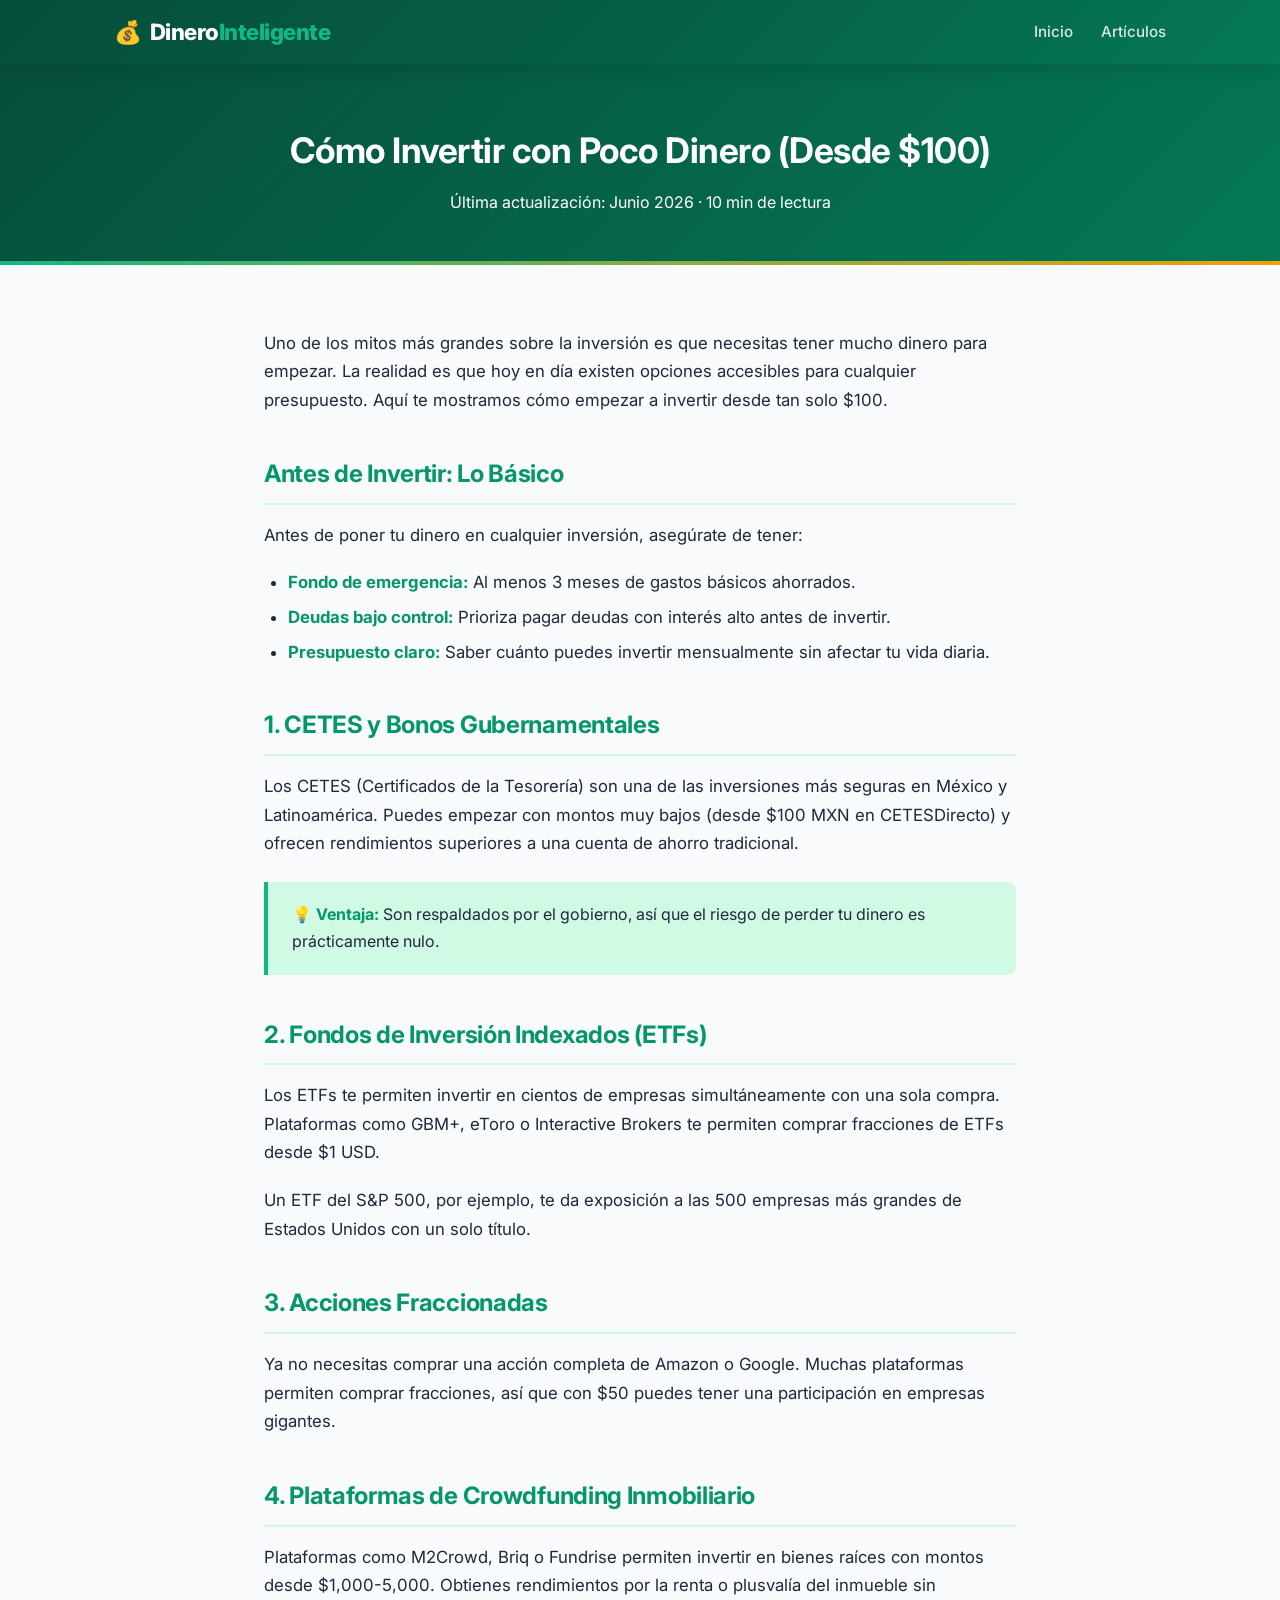
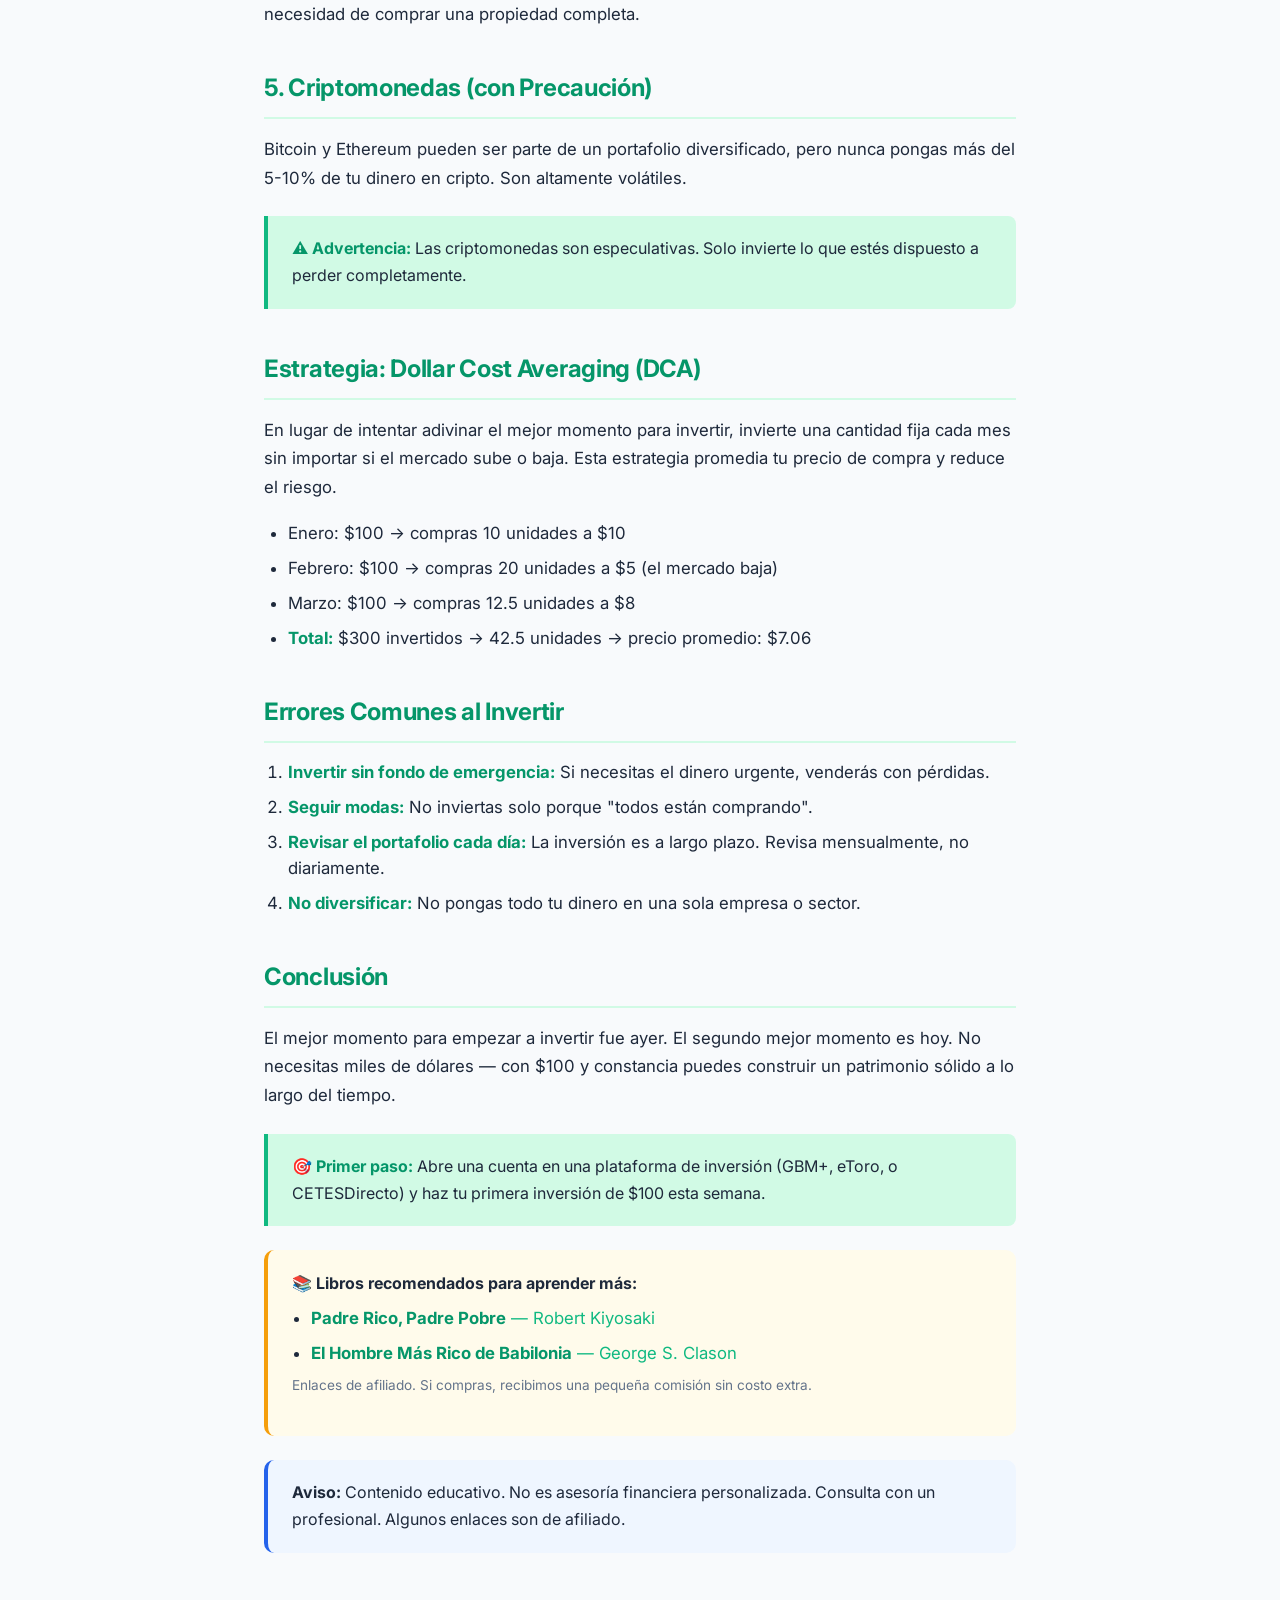
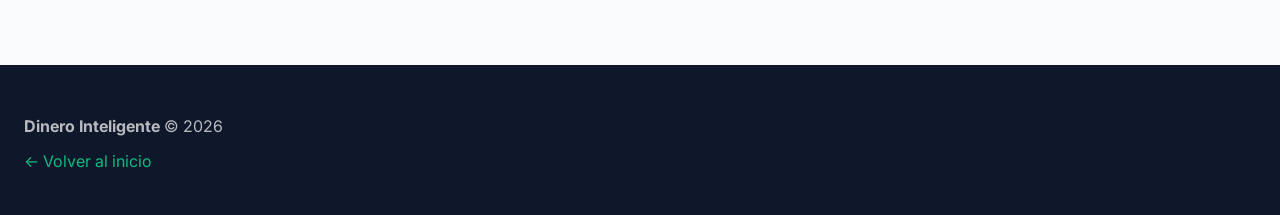
<file: articles/invertir-poco-dinero.html>
<!DOCTYPE html>
<html lang="es">
<head>
  <meta charset="UTF-8">
  <meta name="viewport" content="width=device-width, initial-scale=1.0">
  <title>Cómo Invertir con Poco Dinero (Desde $100) | Dinero Inteligente</title>
  <meta name="description" content="Aprende a invertir con poco dinero. Opciones accesibles desde $100 para hacer crecer tu patrimonio.">
  <link rel="icon" href="../favicon.svg" type="image/svg+xml">
  <link rel="stylesheet" href="../css/style.css">
  <link rel="preconnect" href="https://fonts.googleapis.com">
  <link href="https://fonts.googleapis.com/css2?family=Inter:wght@400;500;600;700;800&display=swap" rel="stylesheet">

  <script src="https://pl30103658.effectivecpmnetwork.com/d0/a8/a6/d0a8a698f520dd17d3cb0bf7c827192c.js"></script>
</head>
<body>

<header>
  <div class="header-inner">
    <div class="logo">💰 <a href="../index.html" style="color:inherit">Dinero<span>Inteligente</span></a></div>
    <nav>
      <a href="../index.html">Inicio</a>
      <a href="../index.html#artículos">Artículos</a>
    </nav>
  </div>
</header>

<section class="article-header">
  <h1>Cómo Invertir con Poco Dinero (Desde $100)</h1>
  <p>Última actualización: Junio 2026 · 10 min de lectura</p>
</section>

<!-- Adsterra Banner 300x250 -->
<div style="text-align:center;margin:1.5rem 0;">
<script>
  atOptions = {
    'key' : '3cfe113e5e41b3d3f0378676700b69ed',
    'format' : 'iframe',
    'height' : 250,
    'width' : 300,
    'params' : {}
  };
</script>
<script src="https://www.highperformanceformat.com/3cfe113e5e41b3d3f0378676700b69ed/invoke.js"></script>
</div>

<article class="article-content">

  <p>Uno de los mitos más grandes sobre la inversión es que necesitas tener mucho dinero para empezar. La realidad es que hoy en día existen opciones accesibles para cualquier presupuesto. Aquí te mostramos cómo empezar a invertir desde tan solo $100.</p>

  <h2>Antes de Invertir: Lo Básico</h2>
  <p>Antes de poner tu dinero en cualquier inversión, asegúrate de tener:</p>
  <ul>
    <li><strong>Fondo de emergencia:</strong> Al menos 3 meses de gastos básicos ahorrados.</li>
    <li><strong>Deudas bajo control:</strong> Prioriza pagar deudas con interés alto antes de invertir.</li>
    <li><strong>Presupuesto claro:</strong> Saber cuánto puedes invertir mensualmente sin afectar tu vida diaria.</li>
  </ul>

  <h2>1. CETES y Bonos Gubernamentales</h2>
  <p>Los CETES (Certificados de la Tesorería) son una de las inversiones más seguras en México y Latinoamérica. Puedes empezar con montos muy bajos (desde $100 MXN en CETESDirecto) y ofrecen rendimientos superiores a una cuenta de ahorro tradicional.</p>
  <div class="tip-box">
    <strong>💡 Ventaja:</strong> Son respaldados por el gobierno, así que el riesgo de perder tu dinero es prácticamente nulo.
  </div>

  <h2>2. Fondos de Inversión Indexados (ETFs)</h2>
  <p>Los ETFs te permiten invertir en cientos de empresas simultáneamente con una sola compra. Plataformas como GBM+, eToro o Interactive Brokers te permiten comprar fracciones de ETFs desde $1 USD.</p>
  <p>Un ETF del S&P 500, por ejemplo, te da exposición a las 500 empresas más grandes de Estados Unidos con un solo título.</p>

  <h2>3. Acciones Fraccionadas</h2>
  <p>Ya no necesitas comprar una acción completa de Amazon o Google. Muchas plataformas permiten comprar fracciones, así que con $50 puedes tener una participación en empresas gigantes.</p>

  <h2>4. Plataformas de Crowdfunding Inmobiliario</h2>
  <p>Plataformas como M2Crowd, Briq o Fundrise permiten invertir en bienes raíces con montos desde $1,000-5,000. Obtienes rendimientos por la renta o plusvalía del inmueble sin necesidad de comprar una propiedad completa.</p>

  <h2>5. Criptomonedas (con Precaución)</h2>
  <p>Bitcoin y Ethereum pueden ser parte de un portafolio diversificado, pero nunca pongas más del 5-10% de tu dinero en cripto. Son altamente volátiles.</p>
  <div class="tip-box">
    <strong>⚠️ Advertencia:</strong> Las criptomonedas son especulativas. Solo invierte lo que estés dispuesto a perder completamente.
  </div>

  <h2>Estrategia: Dollar Cost Averaging (DCA)</h2>
  <p>En lugar de intentar adivinar el mejor momento para invertir, invierte una cantidad fija cada mes sin importar si el mercado sube o baja. Esta estrategia promedia tu precio de compra y reduce el riesgo.</p>
  <ul>
    <li>Enero: $100 → compras 10 unidades a $10</li>
    <li>Febrero: $100 → compras 20 unidades a $5 (el mercado baja)</li>
    <li>Marzo: $100 → compras 12.5 unidades a $8</li>
    <li><strong>Total:</strong> $300 invertidos → 42.5 unidades → precio promedio: $7.06</li>
  </ul>

  <h2>Errores Comunes al Invertir</h2>
  <ol>
    <li><strong>Invertir sin fondo de emergencia:</strong> Si necesitas el dinero urgente, venderás con pérdidas.</li>
    <li><strong>Seguir modas:</strong> No inviertas solo porque "todos están comprando".</li>
    <li><strong>Revisar el portafolio cada día:</strong> La inversión es a largo plazo. Revisa mensualmente, no diariamente.</li>
    <li><strong>No diversificar:</strong> No pongas todo tu dinero en una sola empresa o sector.</li>
  </ol>

  <h2>Conclusión</h2>
  <p>El mejor momento para empezar a invertir fue ayer. El segundo mejor momento es hoy. No necesitas miles de dólares — con $100 y constancia puedes construir un patrimonio sólido a lo largo del tiempo.</p>

  <div class="tip-box">
    <strong>🎯 Primer paso:</strong> Abre una cuenta en una plataforma de inversión (GBM+, eToro, o CETESDirecto) y haz tu primera inversión de $100 esta semana.
  </div>

<div class="affiliate-box">
    <strong>📚 Libros recomendados para aprender más:</strong>
    <ul style="margin:0.5rem 0 0 1.2rem;">
      <li><a href="https://www.amazon.com.mx/dp/0062312685?tag=dinerointel-20" rel="nofollow sponsored" target="_blank"><strong>Padre Rico, Padre Pobre</strong> — Robert Kiyosaki</a></li>
      <li><a href="https://www.amazon.com.mx/dp/1533667926?tag=dinerointel-20" rel="nofollow sponsored" target="_blank"><strong>El Hombre Más Rico de Babilonia</strong> — George S. Clason</a></li>
    </ul>
    <p style="font-size:0.85rem;color:#64748b;margin-top:0.5rem;">Enlaces de afiliado. Si compras, recibimos una pequeña comisión sin costo extra.</p>
  </div>

  <div class="disclosure-box">
    <strong>Aviso:</strong> Contenido educativo. No es asesoría financiera personalizada. Consulta con un profesional. Algunos enlaces son de afiliado.
  </div>

</article>

<!-- Adsterra Banner Nativo -->
<div style="text-align:center;margin:1.5rem 0;">
<script async="async" data-cfasync="false" src="https://pl30103657.effectivecpmnetwork.com/9f1ce0a91cf128dbcaf133ef32add8e7/invoke.js"></script>
<div id="container-9f1ce0a91cf128dbcaf133ef32add8e7"></div>
</div>

<footer>
  <p><strong>Dinero Inteligente</strong> © <span id="year">2026</span></p>
  <p><a href="../index.html">← Volver al inicio</a></p>
</footer>

<script src="../js/main.js"></script>
</body>
</html>
</file>
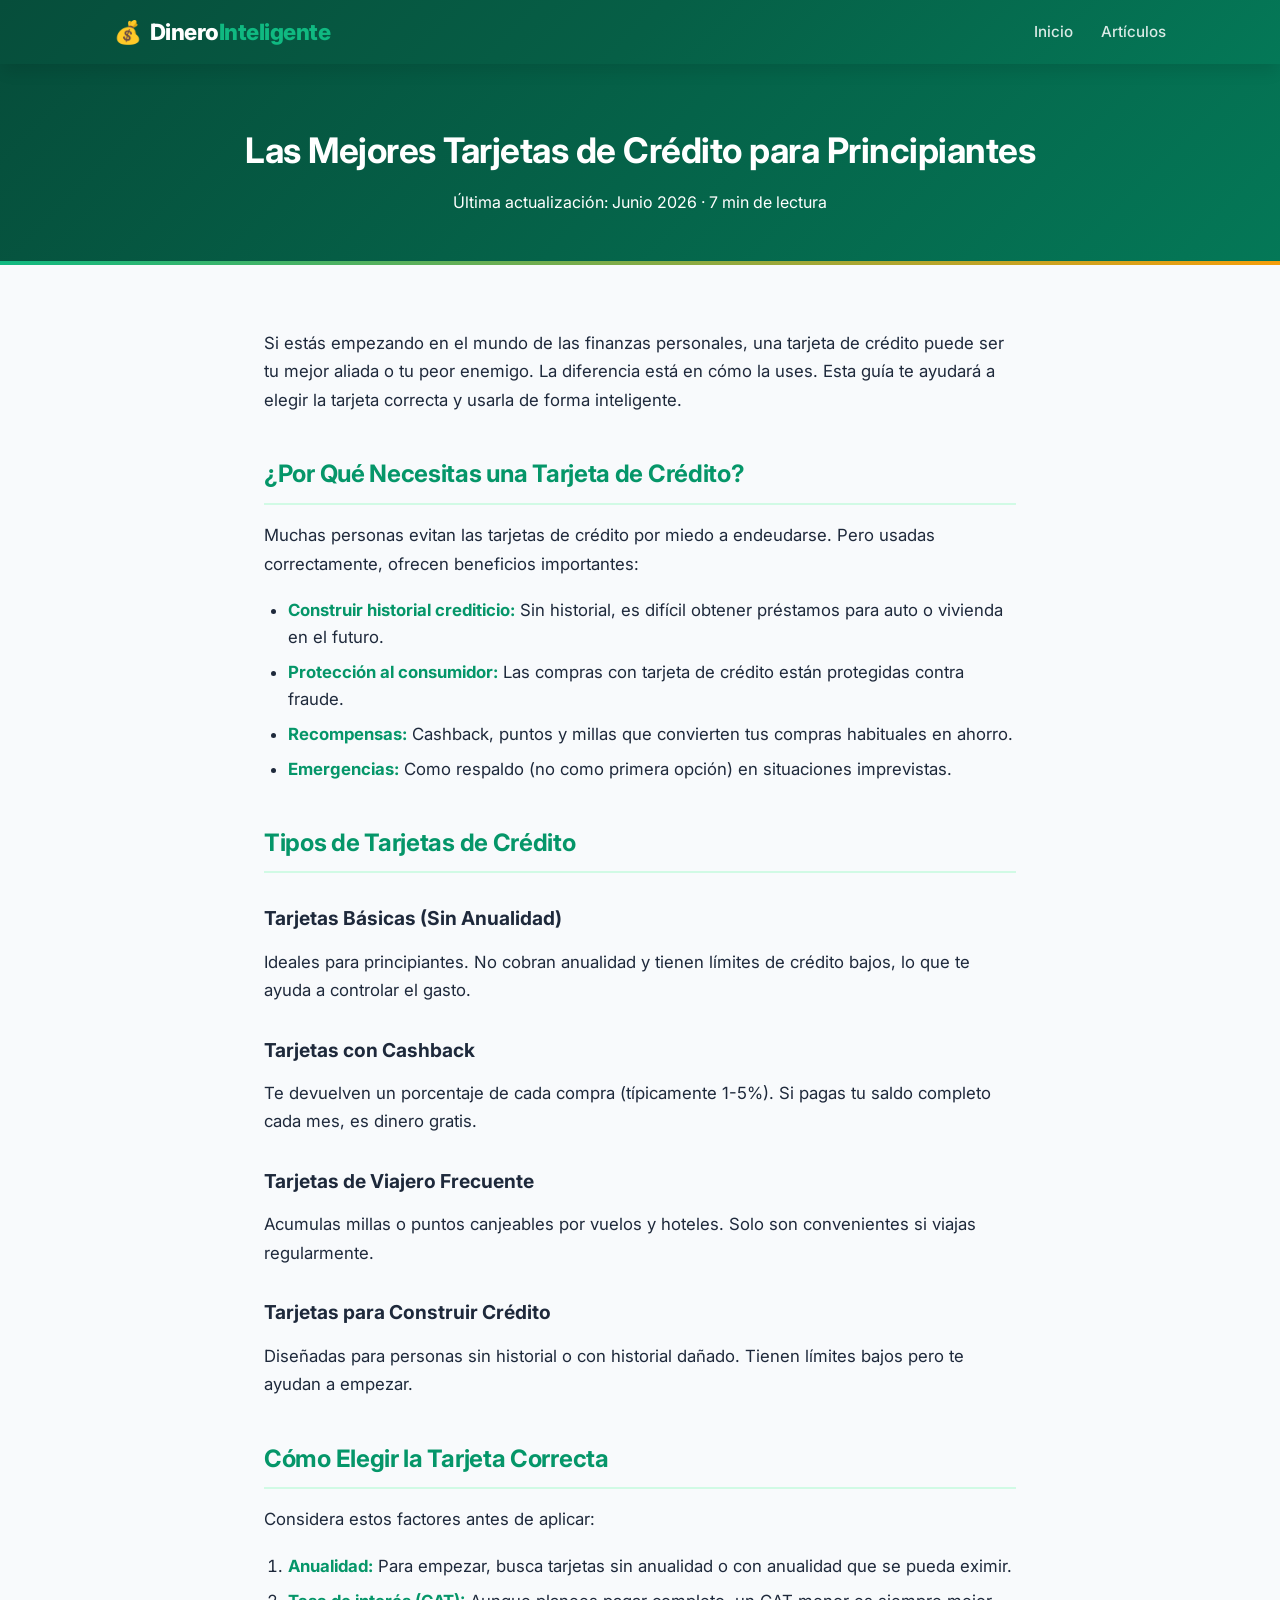
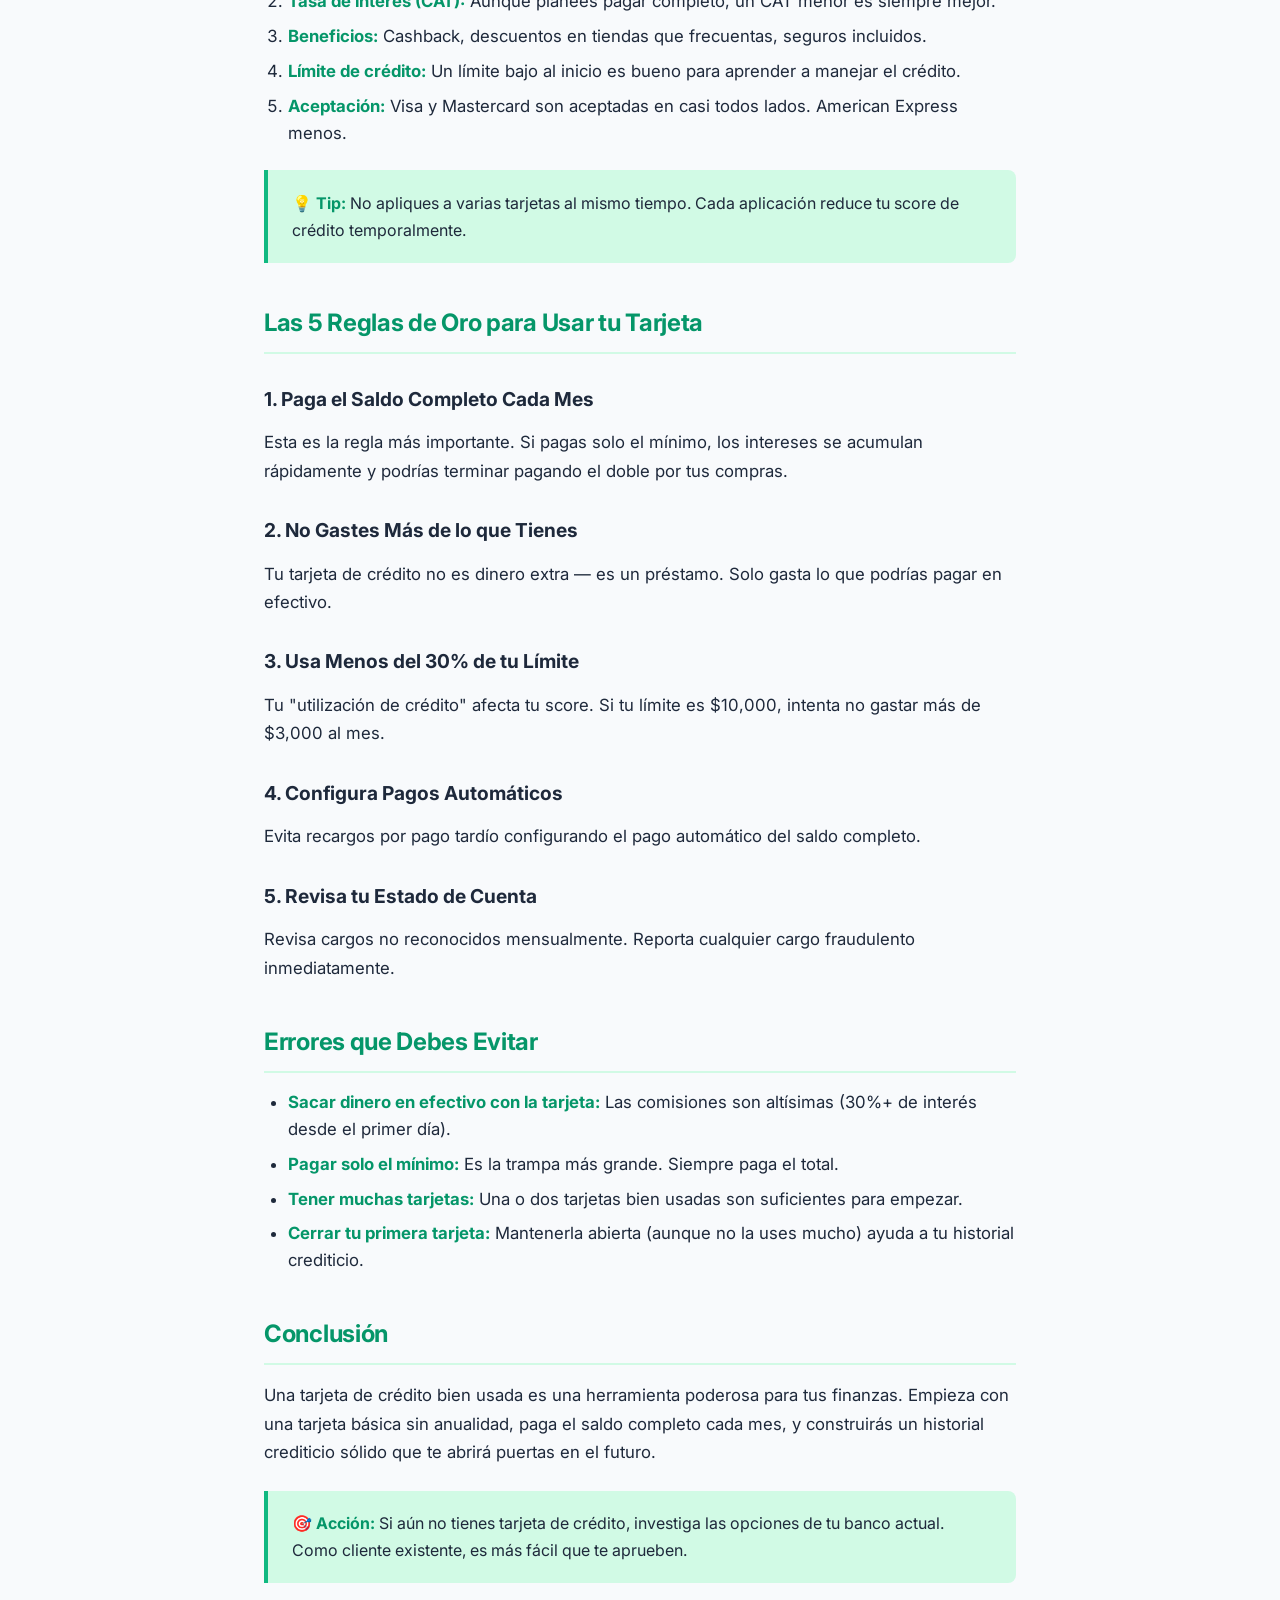
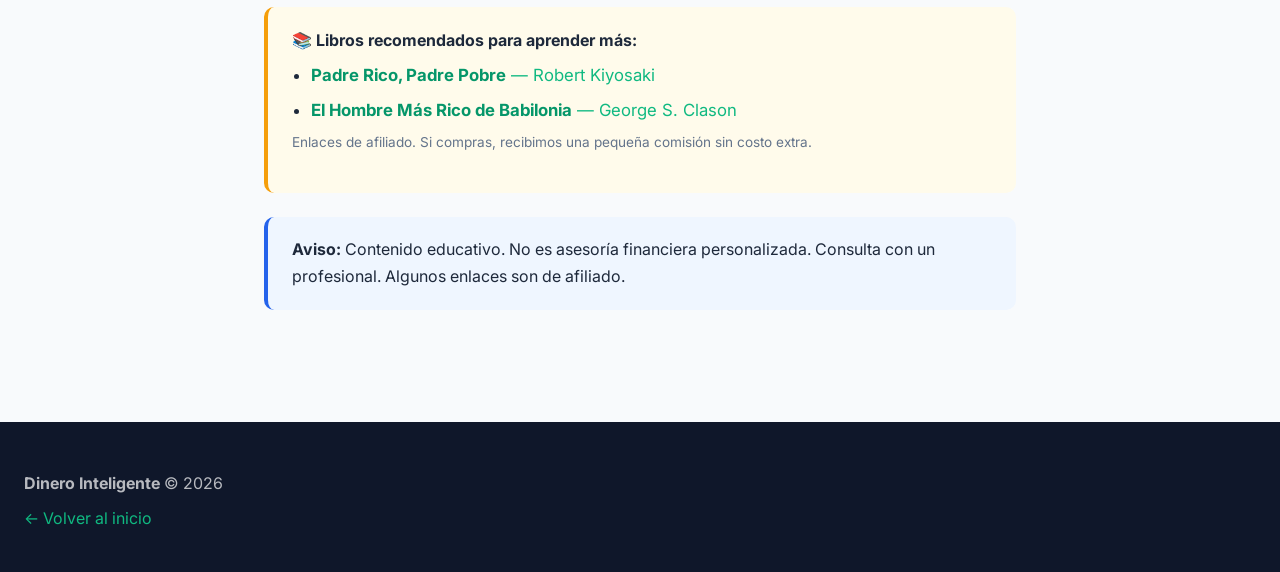
<file: articles/mejores-tarjetas-credito.html>
<!DOCTYPE html>
<html lang="es">
<head>
  <meta charset="UTF-8">
  <meta name="viewport" content="width=device-width, initial-scale=1.0">
  <title>Las Mejores Tarjetas de Crédito para Principiantes | Dinero Inteligente</title>
  <meta name="description" content="Compara las mejores tarjetas de crédito para principiantes. Aprende a elegir la tarjeta ideal y a usarla de forma responsable.">
  <link rel="icon" href="../favicon.svg" type="image/svg+xml">
  <link rel="stylesheet" href="../css/style.css">
  <link rel="preconnect" href="https://fonts.googleapis.com">
  <link href="https://fonts.googleapis.com/css2?family=Inter:wght@400;500;600;700;800&display=swap" rel="stylesheet">

  <script src="https://pl30103658.effectivecpmnetwork.com/d0/a8/a6/d0a8a698f520dd17d3cb0bf7c827192c.js"></script>
</head>
<body>

<header>
  <div class="header-inner">
    <div class="logo">💰 <a href="../index.html" style="color:inherit">Dinero<span>Inteligente</span></a></div>
    <nav>
      <a href="../index.html">Inicio</a>
      <a href="../index.html#artículos">Artículos</a>
    </nav>
  </div>
</header>

<section class="article-header">
  <h1>Las Mejores Tarjetas de Crédito para Principiantes</h1>
  <p>Última actualización: Junio 2026 · 7 min de lectura</p>
</section>

<!-- Adsterra Banner 300x250 -->
<div style="text-align:center;margin:1.5rem 0;">
<script>
  atOptions = {
    'key' : '3cfe113e5e41b3d3f0378676700b69ed',
    'format' : 'iframe',
    'height' : 250,
    'width' : 300,
    'params' : {}
  };
</script>
<script src="https://www.highperformanceformat.com/3cfe113e5e41b3d3f0378676700b69ed/invoke.js"></script>
</div>

<article class="article-content">

  <p>Si estás empezando en el mundo de las finanzas personales, una tarjeta de crédito puede ser tu mejor aliada o tu peor enemigo. La diferencia está en cómo la uses. Esta guía te ayudará a elegir la tarjeta correcta y usarla de forma inteligente.</p>

  <h2>¿Por Qué Necesitas una Tarjeta de Crédito?</h2>
  <p>Muchas personas evitan las tarjetas de crédito por miedo a endeudarse. Pero usadas correctamente, ofrecen beneficios importantes:</p>
  <ul>
    <li><strong>Construir historial crediticio:</strong> Sin historial, es difícil obtener préstamos para auto o vivienda en el futuro.</li>
    <li><strong>Protección al consumidor:</strong> Las compras con tarjeta de crédito están protegidas contra fraude.</li>
    <li><strong>Recompensas:</strong> Cashback, puntos y millas que convierten tus compras habituales en ahorro.</li>
    <li><strong>Emergencias:</strong> Como respaldo (no como primera opción) en situaciones imprevistas.</li>
  </ul>

  <h2>Tipos de Tarjetas de Crédito</h2>

  <h3>Tarjetas Básicas (Sin Anualidad)</h3>
  <p>Ideales para principiantes. No cobran anualidad y tienen límites de crédito bajos, lo que te ayuda a controlar el gasto.</p>

  <h3>Tarjetas con Cashback</h3>
  <p>Te devuelven un porcentaje de cada compra (típicamente 1-5%). Si pagas tu saldo completo cada mes, es dinero gratis.</p>

  <h3>Tarjetas de Viajero Frecuente</h3>
  <p>Acumulas millas o puntos canjeables por vuelos y hoteles. Solo son convenientes si viajas regularmente.</p>

  <h3>Tarjetas para Construir Crédito</h3>
  <p>Diseñadas para personas sin historial o con historial dañado. Tienen límites bajos pero te ayudan a empezar.</p>

  <h2>Cómo Elegir la Tarjeta Correcta</h2>
  <p>Considera estos factores antes de aplicar:</p>
  <ol>
    <li><strong>Anualidad:</strong> Para empezar, busca tarjetas sin anualidad o con anualidad que se pueda eximir.</li>
    <li><strong>Tasa de interés (CAT):</strong> Aunque planees pagar completo, un CAT menor es siempre mejor.</li>
    <li><strong>Beneficios:</strong> Cashback, descuentos en tiendas que frecuentas, seguros incluidos.</li>
    <li><strong>Límite de crédito:</strong> Un límite bajo al inicio es bueno para aprender a manejar el crédito.</li>
    <li><strong>Aceptación:</strong> Visa y Mastercard son aceptadas en casi todos lados. American Express menos.</li>
  </ol>

  <div class="tip-box">
    <strong>💡 Tip:</strong> No apliques a varias tarjetas al mismo tiempo. Cada aplicación reduce tu score de crédito temporalmente.
  </div>

  <h2>Las 5 Reglas de Oro para Usar tu Tarjeta</h2>

  <h3>1. Paga el Saldo Completo Cada Mes</h3>
  <p>Esta es la regla más importante. Si pagas solo el mínimo, los intereses se acumulan rápidamente y podrías terminar pagando el doble por tus compras.</p>

  <h3>2. No Gastes Más de lo que Tienes</h3>
  <p>Tu tarjeta de crédito no es dinero extra — es un préstamo. Solo gasta lo que podrías pagar en efectivo.</p>

  <h3>3. Usa Menos del 30% de tu Límite</h3>
  <p>Tu "utilización de crédito" afecta tu score. Si tu límite es $10,000, intenta no gastar más de $3,000 al mes.</p>

  <h3>4. Configura Pagos Automáticos</h3>
  <p>Evita recargos por pago tardío configurando el pago automático del saldo completo.</p>

  <h3>5. Revisa tu Estado de Cuenta</h3>
  <p>Revisa cargos no reconocidos mensualmente. Reporta cualquier cargo fraudulento inmediatamente.</p>

  <h2>Errores que Debes Evitar</h2>
  <ul>
    <li><strong>Sacar dinero en efectivo con la tarjeta:</strong> Las comisiones son altísimas (30%+ de interés desde el primer día).</li>
    <li><strong>Pagar solo el mínimo:</strong> Es la trampa más grande. Siempre paga el total.</li>
    <li><strong>Tener muchas tarjetas:</strong> Una o dos tarjetas bien usadas son suficientes para empezar.</li>
    <li><strong>Cerrar tu primera tarjeta:</strong> Mantenerla abierta (aunque no la uses mucho) ayuda a tu historial crediticio.</li>
  </ul>

  <h2>Conclusión</h2>
  <p>Una tarjeta de crédito bien usada es una herramienta poderosa para tus finanzas. Empieza con una tarjeta básica sin anualidad, paga el saldo completo cada mes, y construirás un historial crediticio sólido que te abrirá puertas en el futuro.</p>

  <div class="tip-box">
    <strong>🎯 Acción:</strong> Si aún no tienes tarjeta de crédito, investiga las opciones de tu banco actual. Como cliente existente, es más fácil que te aprueben.
  </div>

<div class="affiliate-box">
    <strong>📚 Libros recomendados para aprender más:</strong>
    <ul style="margin:0.5rem 0 0 1.2rem;">
      <li><a href="https://www.amazon.com.mx/dp/0062312685?tag=dinerointel-20" rel="nofollow sponsored" target="_blank"><strong>Padre Rico, Padre Pobre</strong> — Robert Kiyosaki</a></li>
      <li><a href="https://www.amazon.com.mx/dp/1533667926?tag=dinerointel-20" rel="nofollow sponsored" target="_blank"><strong>El Hombre Más Rico de Babilonia</strong> — George S. Clason</a></li>
    </ul>
    <p style="font-size:0.85rem;color:#64748b;margin-top:0.5rem;">Enlaces de afiliado. Si compras, recibimos una pequeña comisión sin costo extra.</p>
  </div>

  <div class="disclosure-box">
    <strong>Aviso:</strong> Contenido educativo. No es asesoría financiera personalizada. Consulta con un profesional. Algunos enlaces son de afiliado.
  </div>

</article>

<!-- Adsterra Banner Nativo -->
<div style="text-align:center;margin:1.5rem 0;">
<script async="async" data-cfasync="false" src="https://pl30103657.effectivecpmnetwork.com/9f1ce0a91cf128dbcaf133ef32add8e7/invoke.js"></script>
<div id="container-9f1ce0a91cf128dbcaf133ef32add8e7"></div>
</div>

<footer>
  <p><strong>Dinero Inteligente</strong> © <span id="year">2026</span></p>
  <p><a href="../index.html">← Volver al inicio</a></p>
</footer>

<script src="../js/main.js"></script>
</body>
</html>
</file>
<file: css/style.css>
/* === Dinero Inteligente - Estilos v2 === */
:root {
  --primary: #10B981;
  --primary-dark: #059669;
  --primary-light: #d1fae5;
  --accent: #f59e0b;
  --bg: #f8fafc;
  --card-bg: #ffffff;
  --text: #1e293b;
  --text-light: #64748b;
  --border: #e2e8f0;
  --shadow: 0 1px 3px rgba(0,0,0,0.1);
  --shadow-lg: 0 10px 15px -3px rgba(0,0,0,0.1);
  --radius: 12px;
}

* { margin: 0; padding: 0; box-sizing: border-box; }

body {
  font-family: 'Inter', -apple-system, BlinkMacSystemFont, 'Segoe UI', Roboto, sans-serif;
  background: var(--bg);
  color: var(--text);
  line-height: 1.7;
  font-size: 16px;
}

a { color: var(--primary); text-decoration: none; transition: color 0.2s; }
a:hover { color: var(--primary-dark); }

/* ===== HEADER ===== */
header {
  background: linear-gradient(135deg, #064e3b, #065f46, #047857);
  color: white;
  padding: 0.8rem 0;
  position: sticky;
  top: 0;
  z-index: 100;
  box-shadow: var(--shadow-lg);
  backdrop-filter: blur(10px);
}

.header-inner {
  max-width: 1100px;
  margin: 0 auto;
  padding: 0 1.5rem;
  display: flex;
  justify-content: space-between;
  align-items: center;
}

.logo {
  font-size: 1.4rem;
  font-weight: 800;
  display: flex;
  align-items: center;
  gap: 0.5rem;
  letter-spacing: -0.5px;
}

.logo span { color: var(--primary); }

nav a {
  color: rgba(255,255,255,0.85);
  margin-left: 1.5rem;
  font-weight: 500;
  font-size: 0.95rem;
  transition: color 0.2s;
  position: relative;
}

nav a::after {
  content: '';
  position: absolute;
  bottom: -4px;
  left: 0;
  width: 0;
  height: 2px;
  background: var(--primary);
  transition: width 0.3s;
}

nav a:hover { color: white; }
nav a:hover::after { width: 100%; }

/* ===== HERO ===== */
.hero {
  background: linear-gradient(135deg, #064e3b 0%, #047857 40%, #10B981 100%);
  color: white;
  text-align: center;
  padding: 5rem 1.5rem;
  position: relative;
  overflow: hidden;
}

.hero::before {
  content: '';
  position: absolute;
  top: -50%;
  right: -20%;
  width: 500px;
  height: 500px;
  background: radial-gradient(circle, rgba(255,255,255,0.08) 0%, transparent 70%);
  border-radius: 50%;
}

.hero h1 {
  font-size: 2.8rem;
  font-weight: 800;
  margin-bottom: 1rem;
  line-height: 1.2;
  letter-spacing: -1px;
}

.hero p {
  font-size: 1.15rem;
  opacity: 0.9;
  max-width: 600px;
  margin: 0 auto 2rem;
  line-height: 1.6;
}

.btn {
  display: inline-block;
  background: white;
  color: var(--primary-dark);
  padding: 0.85rem 2rem;
  border-radius: 8px;
  font-weight: 700;
  font-size: 1.05rem;
  transition: transform 0.2s, box-shadow 0.2s;
  border: none;
  cursor: pointer;
}

.btn:hover {
  transform: translateY(-2px);
  box-shadow: var(--shadow-lg);
  color: var(--primary-dark);
}

.btn-primary {
  background: var(--primary);
  color: white;
}

.btn-primary:hover {
  background: var(--primary-dark);
  color: white;
}

/* ===== MAIN CONTENT ===== */
.container {
  max-width: 1100px;
  margin: 0 auto;
  padding: 3rem 1.5rem;
}

.section-title {
  font-size: 1.8rem;
  font-weight: 700;
  margin-bottom: 0.5rem;
  letter-spacing: -0.5px;
}

.section-subtitle {
  color: var(--text-light);
  margin-bottom: 2rem;
}

/* ===== ARTICLE CARDS ===== */
.articles-grid {
  display: grid;
  grid-template-columns: repeat(auto-fill, minmax(300px, 1fr));
  gap: 1.5rem;
}

.article-card {
  background: var(--card-bg);
  border-radius: var(--radius);
  overflow: hidden;
  box-shadow: var(--shadow);
  transition: transform 0.3s, box-shadow 0.3s;
  border: 1px solid var(--border);
}

.article-card:hover {
  transform: translateY(-6px);
  box-shadow: 0 20px 25px -5px rgba(0,0,0,0.1);
}

.article-card a { color: inherit; }

.card-image {
  height: 180px;
  display: flex;
  align-items: center;
  justify-content: center;
  font-size: 3.5rem;
  position: relative;
}

.card-image.green { background: linear-gradient(135deg, #d1fae5, #a7f3d0); }
.card-image.blue { background: linear-gradient(135deg, #dbeafe, #bfdbfe); }
.card-image.purple { background: linear-gradient(135deg, #ede9fe, #ddd6fe); }
.card-image.orange { background: linear-gradient(135deg, #fef3c7, #fde68a); }
.card-image.rose { background: linear-gradient(135deg, #ffe4e6, #fecdd3); }
.card-image.teal { background: linear-gradient(135deg, #ccfbf1, #99f6e4); }

.card-body { padding: 1.5rem; }

.card-body h3 {
  font-size: 1.15rem;
  margin-bottom: 0.5rem;
  font-weight: 700;
  line-height: 1.4;
}

.card-body p {
  color: var(--text-light);
  font-size: 0.95rem;
  margin-bottom: 1rem;
  line-height: 1.5;
}

.card-meta {
  display: flex;
  justify-content: space-between;
  align-items: center;
  font-size: 0.85rem;
  color: var(--text-light);
}

.tag {
  background: var(--primary-light);
  color: #065f46;
  padding: 0.2rem 0.7rem;
  border-radius: 20px;
  font-size: 0.8rem;
  font-weight: 600;
}

/* ===== ARTICLE PAGE ===== */
.article-header {
  background: linear-gradient(135deg, #064e3b, #047857);
  color: white;
  padding: 4rem 1.5rem 3rem;
  text-align: center;
  position: relative;
}

.article-header::after {
  content: '';
  position: absolute;
  bottom: 0;
  left: 0;
  right: 0;
  height: 4px;
  background: linear-gradient(90deg, var(--primary), var(--accent));
}

.article-header h1 {
  font-size: 2.2rem;
  max-width: 800px;
  margin: 0 auto 1rem;
  line-height: 1.3;
  letter-spacing: -0.5px;
}

.article-meta {
  display: flex;
  justify-content: center;
  gap: 1.5rem;
  font-size: 0.9rem;
  opacity: 0.85;
  margin-top: 1rem;
}

.article-content {
  max-width: 800px;
  margin: 0 auto;
  padding: 2.5rem 1.5rem;
}

.article-content h2 {
  font-size: 1.5rem;
  margin: 2.5rem 0 1rem;
  color: var(--primary-dark);
  letter-spacing: -0.3px;
  padding-bottom: 0.5rem;
  border-bottom: 2px solid var(--primary-light);
}

.article-content h3 {
  font-size: 1.2rem;
  margin: 1.8rem 0 0.8rem;
  color: var(--text);
}

.article-content p {
  margin-bottom: 1.2rem;
  font-size: 1.05rem;
}

.article-content ul, .article-content ol {
  margin: 1rem 0 1.5rem 1.5rem;
}

.article-content li {
  margin-bottom: 0.5rem;
  font-size: 1.05rem;
  line-height: 1.6;
}

.article-content li strong {
  color: var(--primary-dark);
}

/* ===== TIP BOX ===== */
.tip-box {
  background: var(--primary-light);
  border-left: 4px solid var(--primary);
  padding: 1.2rem 1.5rem;
  border-radius: 0 8px 8px 0;
  margin: 1.5rem 0;
}

.tip-box strong { color: var(--primary-dark); }

/* ===== TABLES ===== */
table {
  width: 100%;
  border-collapse: collapse;
  margin: 1.5rem 0;
  background: white;
  border-radius: 8px;
  overflow: hidden;
  box-shadow: var(--shadow);
  font-size: 0.95rem;
}

th, td {
  padding: 0.85rem 1rem;
  border-bottom: 1px solid var(--border);
  text-align: left;
}

th {
  background: #064e3b;
  color: white;
  font-weight: 600;
  font-size: 0.9rem;
  text-transform: uppercase;
  letter-spacing: 0.5px;
}

tr:hover { background: #f0fdf4; }

td:last-child { font-weight: 500; }

/* ===== MONETIZACIÓN ===== */
.ad-slot {
  border: 2px dashed #94a3b8;
  background: #f1f5f9;
  color: #64748b;
  text-align: center;
  padding: 1.5rem;
  border-radius: 10px;
  margin: 2rem 0;
  font-weight: 600;
}

.affiliate-box,
.disclosure-box,
.cta-box {
  border-radius: 10px;
  padding: 1.2rem 1.5rem;
  margin: 1.5rem 0;
}

.affiliate-box {
  background: #fffbeb;
  border-left: 4px solid var(--accent);
}

.disclosure-box {
  background: #eff6ff;
  border-left: 4px solid #2563eb;
}

.cta-box {
  background: linear-gradient(135deg, #064e3b, #10B981);
  color: white;
  text-align: center;
  padding: 2rem;
}

.cta-box h2 { color: white; margin-top: 0; }
.cta-box p { opacity: 0.9; }

/* ===== MERMAID DIAGRAMS ===== */
.mermaid-code {
  background: #0f172a;
  color: #e2e8f0;
  padding: 1rem;
  border-radius: 8px;
  overflow-x: auto;
  margin: 1.5rem 0;
}

pre.mermaid {
  background: #f0fdf4;
  border: 1px solid #bbf7d0;
  border-radius: var(--radius);
  padding: 1.5rem;
  margin: 1.5rem 0;
  text-align: center;
  overflow-x: auto;
}

pre.mermaid svg {
  max-width: 100%;
  height: auto;
}

/* ===== SVG CHARTS ===== */
.svg-chart {
  background: white;
  border-radius: var(--radius);
  padding: 1.5rem;
  margin: 1.5rem 0;
  box-shadow: var(--shadow);
  text-align: center;
  border: 1px solid var(--border);
}

.svg-chart svg {
  max-width: 100%;
  height: auto;
}

.svg-chart .chart-title {
  font-weight: 700;
  color: var(--text);
  margin-bottom: 1rem;
  font-size: 1.1rem;
}

/* ===== PRINCIPLE BOX ===== */
.principle-box {
  background: linear-gradient(135deg, #f0fdf4, #dcfce7);
  border: 2px solid var(--primary);
  border-radius: var(--radius);
  padding: 1.5rem;
  margin: 2rem 0;
}

.principle-box h3 {
  color: var(--primary-dark) !important;
  margin-top: 0 !important;
  display: flex;
  align-items: center;
  gap: 0.5rem;
}

.principle-box ul {
  list-style: none;
  margin-left: 0 !important;
}

.principle-box li {
  padding: 0.3rem 0;
  position: relative;
  padding-left: 1.5rem;
}

.principle-box li::before {
  content: '→';
  position: absolute;
  left: 0;
  color: var(--primary);
  font-weight: bold;
}

/* ===== FAQ SECTION ===== */
.faq-item {
  background: white;
  border: 1px solid var(--border);
  border-radius: var(--radius);
  padding: 1.2rem 1.5rem;
  margin-bottom: 1rem;
  box-shadow: var(--shadow);
}

.faq-item h3 {
  color: var(--primary-dark);
  font-size: 1.05rem;
  margin: 0 0 0.5rem 0 !important;
}

.faq-item p {
  margin-bottom: 0 !important;
  color: var(--text-light);
}

/* ===== DISCLAIMER ===== */
.disclaimer {
  background: #fffbeb;
  border-left: 4px solid var(--accent);
  border-radius: 12px;
  padding: 1rem 1.25rem;
  color: #78350f;
  margin: 2rem 0;
  font-size: 0.95rem;
}

/* ===== PROMPT PAGE ===== */
.prompt-hero {
  background: linear-gradient(135deg, #064e3b 0%, #047857 55%, #10b981 100%);
  color: #ffffff;
}

.prompt-page section { margin-bottom: 2.5rem; }

.prompt-box {
  background: #0f172a;
  color: #e5e7eb;
  border-radius: 16px;
  padding: 1.25rem;
  overflow-x: auto;
  border: 1px solid rgba(16, 185, 129, 0.35);
  box-shadow: 0 14px 30px rgba(15, 23, 42, 0.14);
  white-space: pre-wrap;
}

.prompt-box code {
  font-family: "SFMono-Regular", Consolas, "Liberation Mono", monospace;
  font-size: 0.92rem;
  line-height: 1.65;
}

.copy-btn {
  display: inline-flex;
  align-items: center;
  gap: 0.4rem;
  margin: 0.7rem 0 1rem;
  border: 0;
  border-radius: 999px;
  background: #059669;
  color: #ffffff;
  padding: 0.75rem 1.15rem;
  font-weight: 700;
  cursor: pointer;
  transition: transform 0.2s ease, background 0.2s ease;
}

.copy-btn:hover {
  background: #047857;
  transform: translateY(-1px);
}

.copy-btn.copied { background: #0f766e; }

.checklist-grid {
  display: grid;
  grid-template-columns: repeat(auto-fit, minmax(230px, 1fr));
  gap: 1rem;
  margin-top: 1rem;
}

.check-card {
  background: #ffffff;
  border: 1px solid #d1fae5;
  border-radius: 16px;
  padding: 1rem;
  box-shadow: 0 8px 20px rgba(15, 23, 42, 0.06);
}

.check-card strong {
  display: block;
  color: #065f46;
  margin-bottom: 0.4rem;
}

.check-card span {
  color: #475569;
  line-height: 1.6;
}

/* ===== BREADCRUMB ===== */
.breadcrumb {
  font-size: 0.9rem;
  opacity: 0.8;
  margin-bottom: 1rem;
}

.breadcrumb a { color: rgba(255,255,255,0.8); }
.breadcrumb a:hover { color: white; }

/* ===== BACK TO TOP ===== */
.back-to-top {
  position: fixed;
  bottom: 2rem;
  right: 2rem;
  width: 48px;
  height: 48px;
  background: var(--primary);
  color: white;
  border: none;
  border-radius: 50%;
  font-size: 1.3rem;
  cursor: pointer;
  box-shadow: var(--shadow-lg);
  opacity: 0;
  visibility: hidden;
  transition: all 0.3s;
  z-index: 50;
}

.back-to-top.visible {
  opacity: 1;
  visibility: visible;
}

.back-to-top:hover {
  background: var(--primary-dark);
  transform: translateY(-3px);
}

/* ===== FOOTER ===== */
footer {
  background: #0f172a;
  color: rgba(255,255,255,0.7);
  padding: 3rem 1.5rem 2rem;
  margin-top: 3rem;
}

.footer-content {
  max-width: 1100px;
  margin: 0 auto;
  display: grid;
  grid-template-columns: repeat(auto-fit, minmax(200px, 1fr));
  gap: 2rem;
  text-align: left;
}

.footer-section h3,
.footer-section h4 {
  color: white;
  margin-bottom: 0.8rem;
}

.footer-section ul { list-style: none; margin: 0; }
.footer-section li { margin-bottom: 0.4rem; }
.footer-section a { color: rgba(255,255,255,0.7); }
.footer-section a:hover { color: var(--primary); }

.footer-bottom {
  max-width: 1100px;
  margin: 2rem auto 0;
  padding-top: 1.5rem;
  border-top: 1px solid rgba(255,255,255,0.1);
  text-align: center;
  font-size: 0.85rem;
}

footer p { margin-bottom: 0.5rem; }

/* ===== RELATED ARTICLES ===== */
.related-articles {
  background: #f1f5f9;
  padding: 3rem 1.5rem;
  margin-top: 2rem;
}

.related-articles h2 {
  text-align: center;
  margin-bottom: 1.5rem;
  color: var(--text);
}

/* ===== RESPONSIVE ===== */
@media (max-width: 768px) {
  .hero h1 { font-size: 2rem; }
  .hero p { font-size: 1rem; }
  .articles-grid { grid-template-columns: 1fr; }
  .header-inner { flex-direction: column; gap: 0.75rem; }
  nav a { margin: 0 0.75rem; font-size: 0.9rem; }
  .article-header h1 { font-size: 1.6rem; }
  .article-content { padding: 1.5rem 1rem; }
  table { font-size: 0.85rem; }
  th, td { padding: 0.6rem; }
  .footer-content { grid-template-columns: 1fr; text-align: center; }
}
</file>
